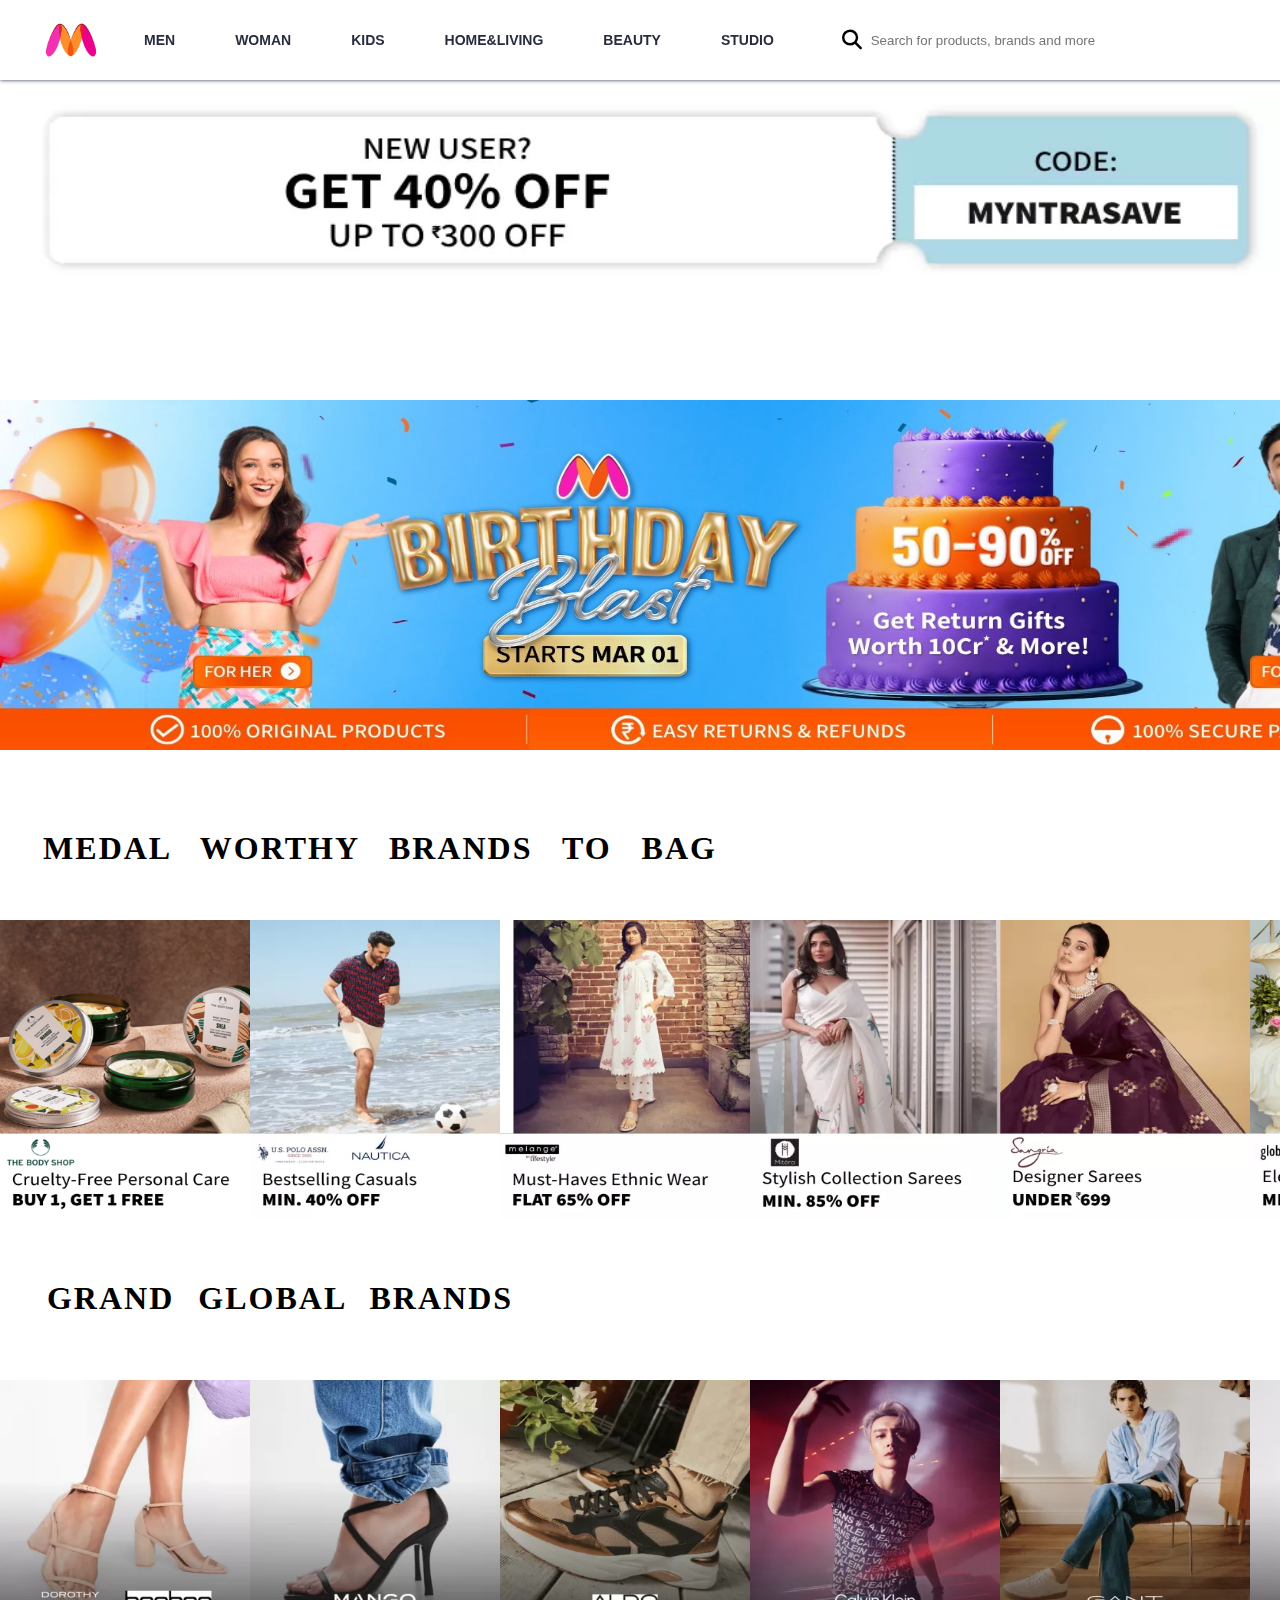
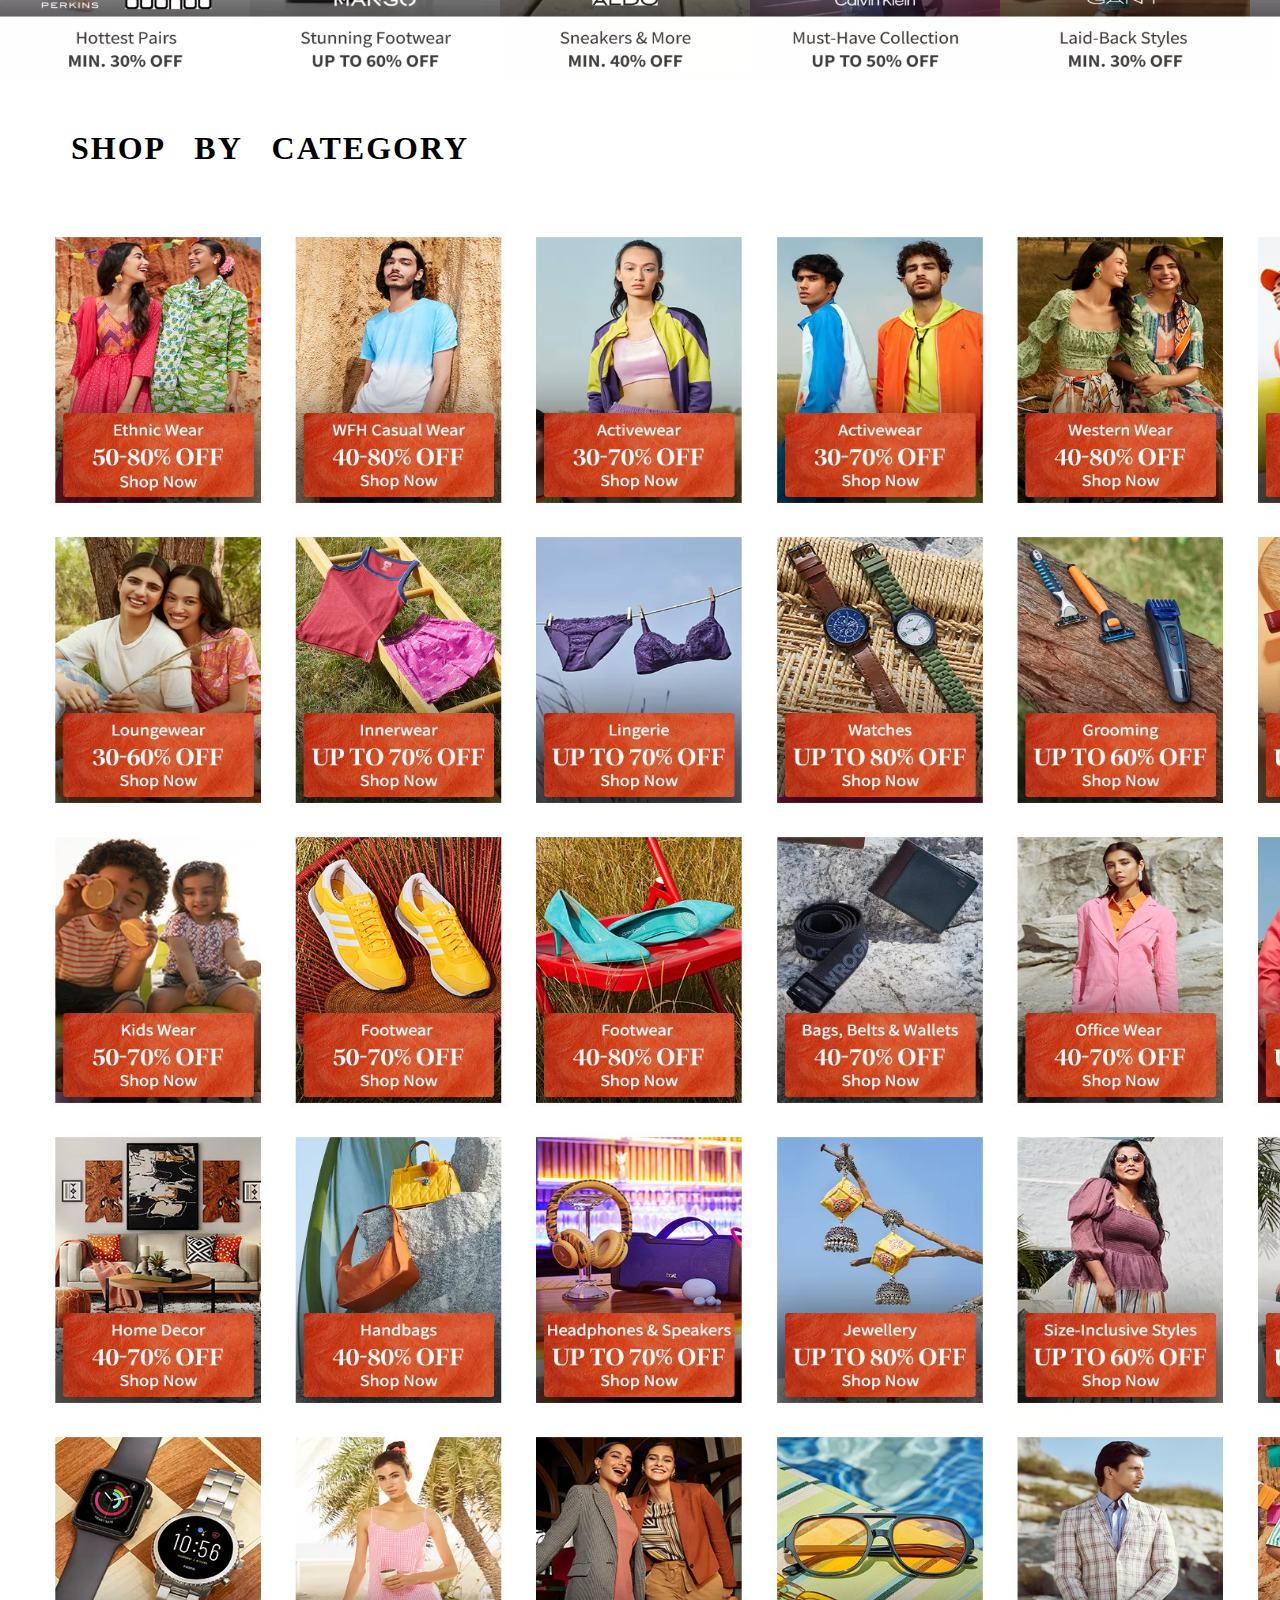
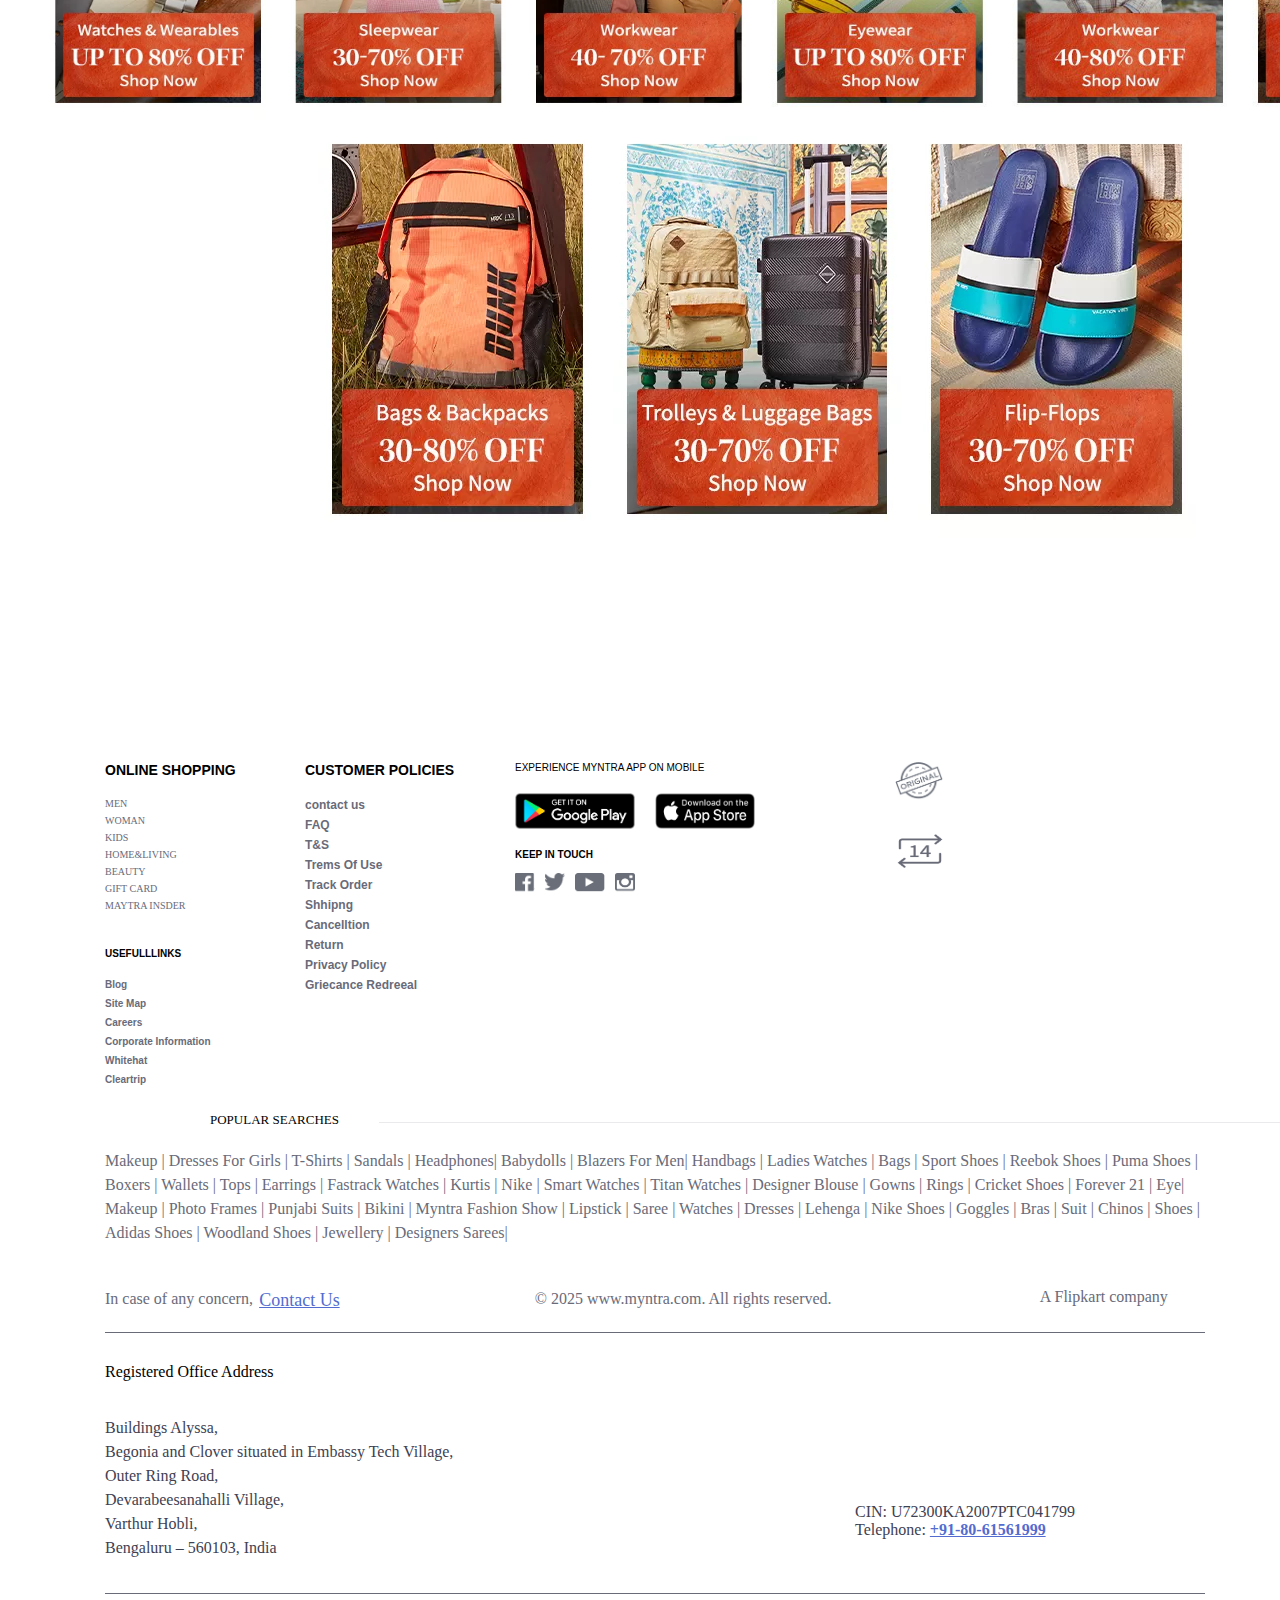
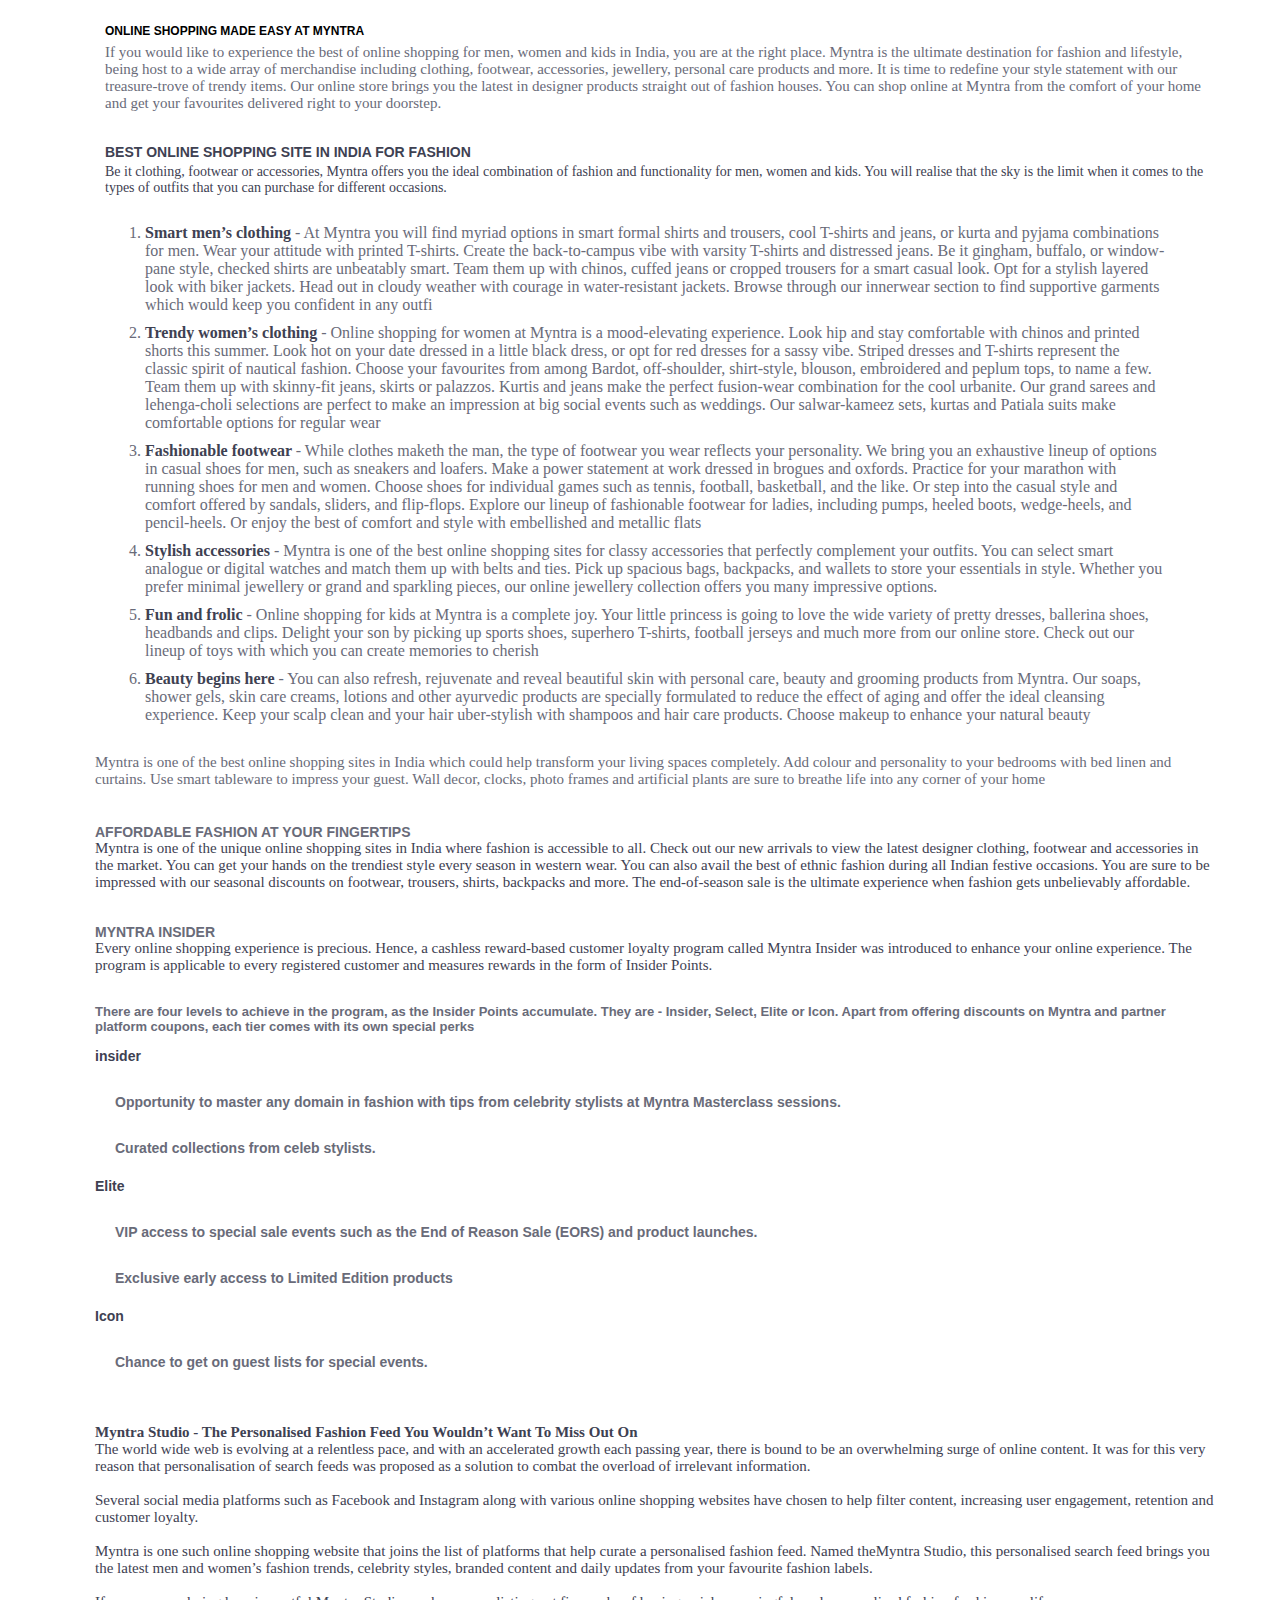
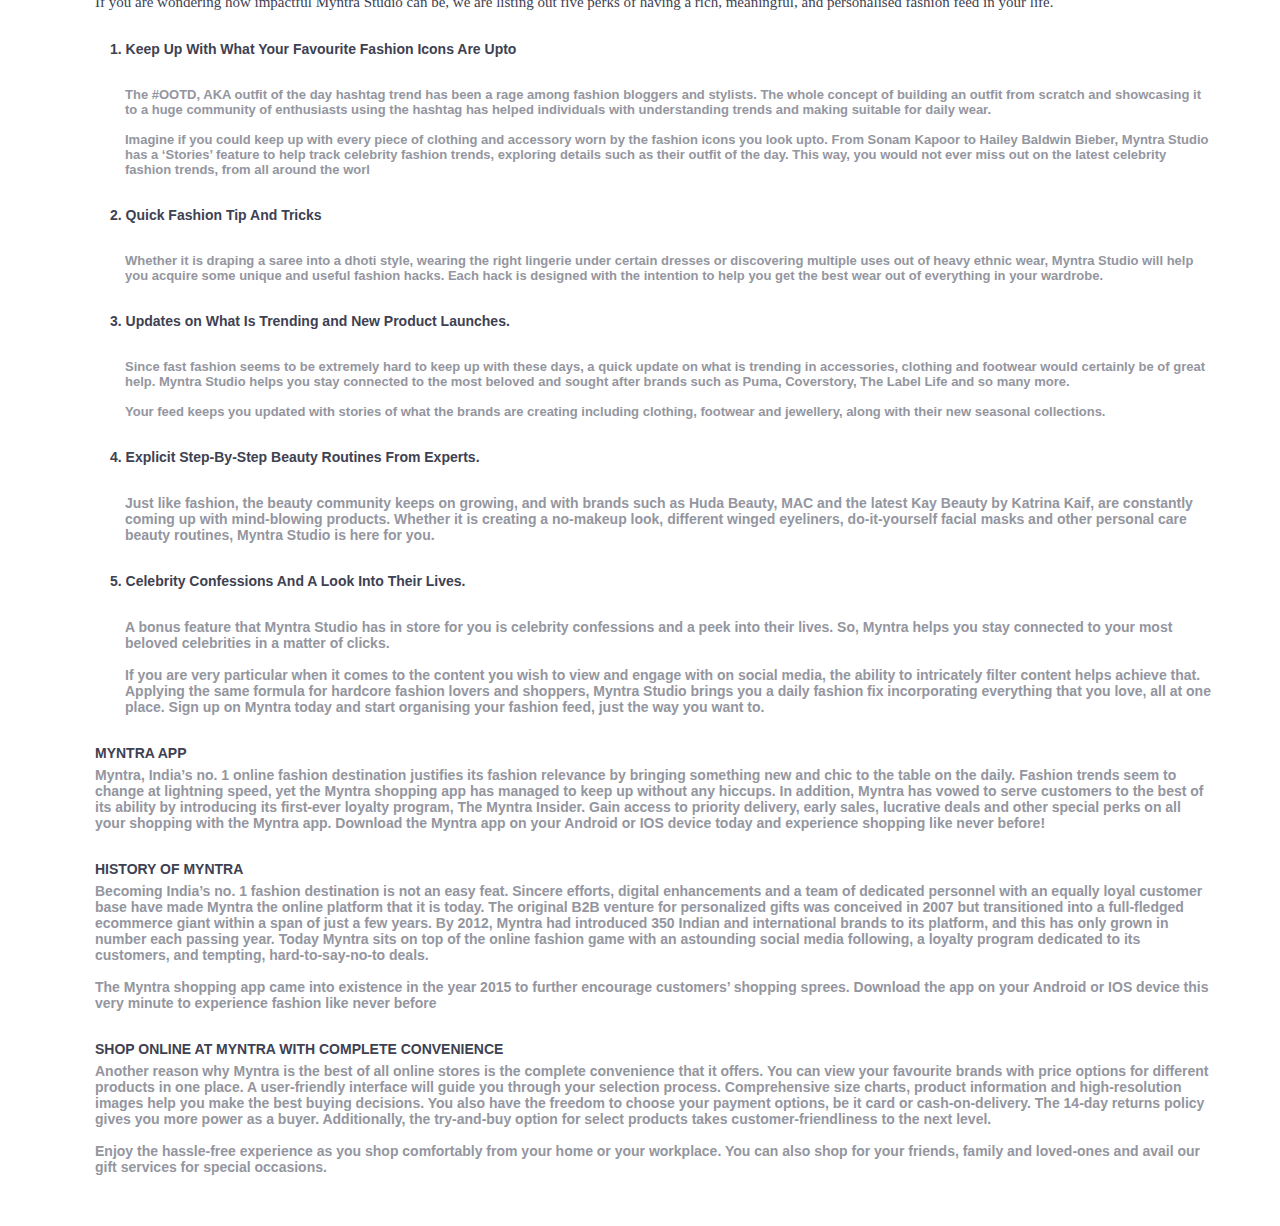
<file: index.html>
<!DOCTYPE html>
<html lang="en">
<head>
    <title>maytra</title>
    <link rel="stylesheet" href="css/style.css">
    <link rel="stylesheet" href="https://cdnjs.cloudflare.com/ajax/libs/font-awesome/6.7.2/css/all.min.css"/>

</head>
<body>
    <header>
            <div class="website-logo">
                <a href="index.html">
                    <img src="img/myntra.png" alt="logo" width="100%" height="100%">
                </a>
            </div>
            <div class="nav">
                <ul>
                    <li class="menuc"><a href=""><b>MEN</b></a>
                        <div class="megameanu">
                            <div class="itemsmenu">
                                <h3 style="color: #ee5f73;font-size: 14px;">Topwear</h3>
                                <p> <a href="shirt.html">T-Shirt</a></p>
                                <p>Casual Shirt</p>
                                <p>Formal Shirt</p>
                                <p>Sweaters</p>
                                <p>Jackets</p>
                                <p>Blazers & coats</p>
                                <p>Suits</p>
                                <p>Rain Jackets</p>
                                <div class="bo"></div>
                                <h3 style="color: #ee5f73;margin-top: 20px;font-size: 14px;">Indian & Festive Wear</h3>
                                <p>Kurtas & kurta Sets</p>
                                <p>Sherwanis</p>
                                <p>Nehru Jackets</p>
                                <p>Dhoits</p>   
                            </div>
                            <div class="itemsme">
                                <h3 style="color: #ee5f73;font-size: 14px;">Bottomwear</h3>
                                <p>jeans</p>
                                <p>Causal Trousers</p>
                                <p>Formal Trousers</p>
                                <p>Shorts</p>
                                <p>Track Pants & Joggers</p>
                                <div class="bo"></div>
                                <h3 style="color: #ee5f73;margin-top: 20px;font-size: 14px;">Innerwear & Sleepwear</h3>
                                <p>Briefs & Trunks</p>
                                <p>Boxers</p>
                                <p>Vests</p>
                                <p>Sleepwear & Loungewear</p>
                                <p>Thermals</p>
                                <h3 style="color: #ee5f73;margin-top: 20px;font-size: 14px;">Plus Size</h3>
                            </div>
                            <div class="itemsme">
                                <h3 style="color: #ee5f73;font-size: 14px;">footwear</h3>
                                <p>Casual Shoes</p>
                                <p>Sports Shoes</p>
                                <p>Formal Shoes</p>
                                <p>Sneakers</p>
                                <p>Sandals & Floaters</p>
                                <p>Flip Flops</p>
                                <p>Socks</p>
                                <div class="bo"></div>
                                <h3 style="color: #ee5f73;margin-top: 20px;font-size: 14px;">Personal Care & Grooming</h3>
                                <h3 style="color: #ee5f73;margin-top: 20px;font-size: 14px;">Sunglasses & Frames</h3>
                                <h3 style="color: #ee5f73;margin-top: 20px;font-size: 14px;">Watches</h3>
                                </div>
                                <div class="itemsme"><h3 style="color: #ee5f73;font-size: 14px;">Sports & Active Wear</h3>
                                    <p>Sports Shoes</p>
                                    <p>Sports Sandals</p>
                                    <p>Active T-Shirts</p>
                                    <p>Track Pants & Shorts</p>
                                    <p>Tracksuits</p>
                                    <p>Jackets & Sweatshirts</p>
                                    <p>Sports Accessories</p>
                                    <p>Swimwear</p>
                                    <div class="bo"></div>
                                    <h3 style="color: #ee5f73;margin-top: 10px;font-size: 14px;">Gadgets</h3>
                                    <p>Smart Wearables</p>
                                    <p>Fitness Gadgets</p>
                                    <p>Headphones</p>
                                    <p>Speakers</p>
                            </div>
                            <div class="itemsme"><h3 style="color: #ee5f73;font-size: 14px;">Fashion Accessories</h3>
                                <p>Wallets</p>
                                <p>Belts</p>
                                <p>Perfumes & Body Mists</p>
                                <p>Trimmers</p>
                                <p>Deodorants</p>
                                <p>Ties, Cufflinks & Pocket Squares</p>
                                <p>Accessory Gift Sets</p>
                                <p>Caps & Hats</p>
                                <p>Mufflers, Scarves & Gloves</p>
                                <p>Phone Cases</p>
                                <p>Rings & Wristwear</p>
                                <p>Helmets</p>
                                <div class="bo"></div>
                                <h3 style="color: #ee5f73;margin-top: 20px;font-size: 14px;">Bags & Backpacks</h3>
                                <h3 style="color: #ee5f73;margin-top: 20px;font-size: 14px;">Luggages & Trolleys</h3>
                        </div>
                    </li>
                    <li class="menuc"><a href="woman.html"><b>WOMAN</b></a>
                    <div class="megameanu">
                        <div class="itemsmenu">
                            <h3 style="color: #fb56c1;font-size: 14px;">Indian & Fusion Wear</h3>
                            <p><a href="shirt.html">T-Shirt</a></p>
                            <p>Kurtas & Suits</p>
                            <p>Kurtis, Tunics & Tops</p>
                            <p>Sarees</p>
                            <p>Ethnic Wear</p>
                            <p style="font-size: 13px;margin-top: 4px;">Leggings, Salwars & Churidars</p>
                            <p style="margin-top: 10px;">Skirts & Palazzos</p>
                            <p style="margin-top: 6px;">Dress Materials</p>
                            <P>Shorts</P>
                            <P>Boxers</P>
                            <div class="bo"></div>
                            <h3 style="color: #fb56c1;margin-top: 20px; font-size: 14px;">Belts, Scarves & More</h3>
                            <h3 style="color: #fb56c1;margin-top: 20px;font-size: 14px;">Watches & Wearables</h3>
                        </div>
                        <div class="itemsme">
                            <h3 style="color: #fb56c1;font-size: 14px;">Western Wear</h3>
                            <p>Dresses</p>
                            <p>Tops</p>
                            <p>Tshirts</p>
                            <p>Jeans</p>
                            <p>Trousers & Capris</p>
                            <p>Shorts & Skirts</p>
                            <p>Co-ords</p>
                            <p>Playsuits</p>
                            <p>Jumpsuits</p>
                            <p>Shrugs</p>
                            <p>Sweaters & Sweatshirts</p>
                            <p>Jackets & Coats</p>
                            <p>Blazers & Waistcoats</p>
                            <p>Plus Size</p>
                            <div class="bo"></div>
                            <h3 style="color: #fb56c1;margin-top: 20px;font-size: 14px;">Plus Size</h3>
                        </div>
                        <div class="itemsme">
                            <h3 style="color: #fb56c1;font-size: 14px;">Maternity</h3>
                            <h3 style="color: #fb56c1;margin-top: 20px;font-size: 14px;">Sunglasses & Frames</h3>
                            <h3 style="color: #fb56c1;margin-top: 20px;font-size: 14px;">Footwear</h3>
                            <p>Flats</p>
                            <p>Casual Shoes</p>
                            <p>Heels</p>
                            <p>Boots</p>
                            <p>Sports Shoes & Floaters</p>
                            <div class="bo"></div>
                            <h3 style="color: #fb56c1;margin-top: 20px;font-size: 14px;">Sports & Active Wear</h3>
                            <p>Clothing</p>
                            <p>Footwear</p>
                            <p>Sports Accessories</p>
                            <p>Sports Equipment</p>
                            </div>
                            <div class="itemsme"><h3 style="color: #fb56c1;font-size: 14px;">Lingerie & Sleepwear</h3>
                                <p>Bra</p>
                                <p>Briefs</p>
                                <p>Shapewear</p>
                                <p>Sleepwear & Loungewear</p>
                                <p>Swimwear</p>
                                <p>Camisoles & Thermals</p>
                                <div class="bo"></div>
                                <h3 style="color: #fb56c1;margin-top: 10px;font-size: 14px;">Beauty & Personal Care</h3>
                                <p>Makeup</p>
                                <p>Skincare</p>
                                <p>Premium Beauty</p>
                                <p>Lipsticks</p>
                                <p>Fragrances</p>
                        </div>
                        <div class="itemsme"><h3 style="color: #fb56c1;font-size: 14px;">Gadgets</h3>
                            <p>Smart Wearables</p>
                            <p>Fitness Gadgets</p>
                            <p>Headphones</p>
                            <p>Speakers</p>
                            <div class="bo"></div>
                            <h3 style="color: #fb56c1;margin-top: 20px;font-size: 14px;">Jewellery</h3>
                            <p>Fashion Jewellery</p>
                            <p>Fine Jewellery</p>
                            <p>Earrings</p>
                            <h3 style="color: #fb56c1;margin-top: 20px;font-size: 14px;">Backpacks</h3>
                            <h3 style="color: #fb56c1;margin-top: 20px;font-size: 14px;">Handbags, Bags & Wallets</h3>
                            <h3 style="color: #fb56c1;margin-top: 20px;font-size: 14px;">Luggages & Trolleys</h3>

                    </div>
                </li>
                    <li><a href=""><b>KIDS</b></a></li>
                    <li><a href="liveing.html"><b>HOME&LIVING</b></a></li>
                    <li><a href=""><b>BEAUTY</b></a></li>
                    <li><a href=""><b>STUDIO</b></a></li>
                </ul>
            </div>
            <div class="input">
                <div class="serchion">
                    <i class="fa-solid fa-magnifying-glass"></i>
                </div>
                <div class="maininput">
                    <input type="text" placeholder="Search for products, brands and more" >
                </div>

            </div>
            <div class="meanubar">
                <div class="man"><i class="fa-solid fa-user"></i>
                    <p>profile</p>
                </div>
                <div class="man">
                    <i class="fa-regular fa-heart"></i>
                    <p>Wishlist</p>
                </div>
                <div class="man">
                    <i class="fa-solid fa-bag-shopping"></i>
                    <p>Bag</p>
                </div>
            </div>
    </header>
    <div class="main"><a href="">
        <img src="img/img1.jpg" height="100%" width="100%" alt="">
    </div></a>
    <div class="banner"><a href="">
        <img src="img/banner.jpg" width="100%" height="100%" alt="">
    </div></a>
    <div class="medal"><h1><a href="">MEDAL WORTHY BRANDS TO BAG</a></h1>
    </div>
    <div class="imgboxcenter">
        <div class="forimg"><a href=""><img src="img/center1.png" width="100%" height="100%" alt=""></div></a>
        <div class="forimg"><a href=""><img src="img/center2.jpg" width="100%" height="100%" alt=""></div></a>
        <div class="forimg"><a href=""><img src="img/center3.jpg" width="100%" height="100%" alt=""></div></a>
        <div class="forimg"><a href=""><img src="img/center4.jpg" width="100%" height="100%" alt=""></div></a>
        <div class="forimg"><a href=""><img src="img/center5.jpg" width="100%" height="100%" alt=""></div></a>
        <div class="forimg"><a href=""><img src="img/center6.jpg" width="100%" height="100%" alt=""></div></a>
    </div>
    <div class="grand">
        <h1><a href="">GRAND GLOBAL BRANDS</a></h1>
    </div>
    <div class="grandimg">
        <div class="grandphoto"><a href="#"><img src="img/grand1.jpg" height="100%" width="100%" alt=""></a></div>
        <div class="grandphoto"><a href="#"><img src="img/grand2.jpg" height="100%" width="100%" alt=""></a></div>
        <div class="grandphoto"><a href="#"><img src="img/grand3.jpg" height="100%" width="100%" alt=""></a></div>
        <div class="grandphoto"><a href="#"><img src="img/grand4.jpg" height="100%" width="100%" alt=""></a></div>
        <div class="grandphoto"><a href="#"><img src="img/grand5.jpg" height="100%" width="100%" alt=""></a></div>
        <div class="grandphoto"><a href="#"><img src="img/grand6.jpg" height="100%" width="100%" alt=""></a></div>
    </div>
    <div class="shop">
        <h1><a href="">SHOP BY CATEGORY</a></h1>
    </div>
    <div class="shopbox">
        <div class="shopimg"><a href=""><img src="img/shop1.jpg" width="100%" height="100%" alt=""></a></div>
        <div class="shopimg"><a href=""><img src="img/shop2.jpg" width="100%" height="100%" alt=""></a></div>
        <div class="shopimg"><a href=""><img src="img/shop3.jpg" width="100%" height="100%"alt=""></a></div>
        <div class="shopimg"><a href=""><img src="img/shop4.jpg" width="100%" height="100%" alt=""></a></div>
        <div class="shopimg"><a href=""><img src="img/shop5.jpg" width="100%" height="100%" alt=""></a></div>
        <div class="shopimg"><a href=""><img src="img/shop6.jpg" width="100%" height="100%" alt=""></a></div>
        <div class="shopimg"><a href=""><img src="img/shop25.jpg" width="100%" height="100%" alt=""></a></div>
        <div class="shopimg"><a href=""><img src="img/shop27.jpg" width="100%" height="100%"alt=""></a></div>
        <div class="shopimg"><a href=""><img src="img/shop26.jpg" width="100%" height="100%" alt=""></a></div>
        <div class="shopimg"><a href=""><img src="img/shop28.jpg" width="100%" height="100%" alt=""></a></div>
        <div class="shopimg"><a href=""><img src="img/shop29.jpg" width="100%" height="100%" alt=""></a></div>
        <div class="shopimg"><a href=""><img src="img/shop30.jpg" width="100%" height="100%" alt=""></a></div>
        <div class="shopimg"><a href=""><img src="img/shop7.jpg" width="100%" height="100%" alt=""></a></div>
        <div class="shopimg"><a href=""><img src="img/shop8.jpg" width="100%" height="100%" alt=""></a></div>
        <div class="shopimg"><a href=""><img src="img/shop9.jpg" width="100%" height="100%" alt=""></a></div>
        <div class="shopimg"><a href=""><img src="img/shop10.jpg" width="100%" height="100%" alt=""></a></div>
        <div class="shopimg"><a href=""><img src="img/shop11.jpg" width="100%" height="100%" alt=""></a></div>
        <div class="shopimg"><a href=""><img src="img/shop12.jpg" width="100%" height="100%" alt=""></a></div>
        <div class="shopimg"><a href=""><img src="img/shop13.jpg" width="100%" height="100%" alt=""></a></div>
        <div class="shopimg"><a href=""><img src="img/shop14.jpg" width="100%" height="100%" alt=""></a></div>
        <div class="shopimg"><a href=""><img src="img/shop15.jpg" width="100%" height="100%" alt=""></a></div>
        <div class="shopimg"><a href=""><img src="img/shop16.jpg" width="100%" height="100%" alt=""></a></div>
        <div class="shopimg"><a href=""><img src="img/shop17.jpg" width="100%" height="100%" alt=""></a></div>
        <div class="shopimg"><a href=""><img src="img/shop18.jpg" width="100%" height="100%" alt=""></a></div>
        <div class="shopimg"><a href=""><img src="img/shop19.jpg" width="100%" height="100%" alt=""></a></div>
        <div class="shopimg"><a href=""><img src="img/shop20.jpg" width="100%" height="100%" alt=""></a></div>
        <div class="shopimg"><a href=""><img src="img/shop21.jpg" width="100%" height="100%" alt=""></a></div>
        <div class="shopimg"><a href=""><img src="img/shop22.jpg" width="100%" height="100%" alt=""></a></div>
        <div class="shopimg"><a href=""><img src="img/shop23.jpg" width="100%" height="100%" alt=""></a></div>
        <div class="shopimg"><a href=""><img src="img/shop24.jpg" width="100%" height="100%" alt=""></a></div>
    </div>
    <div class="shopimg2">
        <div class="shopimg2"><a href=""><img src="img/shop31.jpg" alt=""></a></div>
        <div class="shopimg2"><a href=""><img src="img/shop32.jpg" alt=""></a></div>
        <div class="shopimg2"><a href=""><img src="img/shop33.jpg" alt=""></a></div>
    </div>
    <footer>
        <div class="footer">
            <div class="online">
                <div class="fonline">
                <p><a href="">ONLINE SHOPPING</a></p>
                <div class="mebox">
                <ul>
                    <li><a href="#">MEN</a></li>
                    <li><a href="#">WOMAN</a></li>
                    <li><a href="#">KIDS</a></li>
                    <li><a href="#">HOME&LIVING</a></li>
                    <li><a href="#">BEAUTY</a></li>
                    <li><a href="#">GIFT CARD</a></li>
                    <LI><a href="#">MAYTRA INSDER</a></LI>
                </ul>
            </div>
            <div class="usefullinks"><a href="#">USEFULLLINKS</a>
                <div class="USEFULLme">
                    <ul>
                        <li><a href="">Blog</a></li>
                        <li><a href="">Site Map</a></li>
                        <li><a href="">Careers</a></li>
                        <li><a href="">Corporate Information</a></li>
                        <li><a href="">Whitehat</a></li>
                        <li><a href="">Cleartrip</a></li>
                    </ul>
                </div>
            </div>
            </div>
            <div class="CUSTOMER"><a href="">CUSTOMER POLICIES</a>
                 <div class="coustomerpolicies">
                    <ul>
                        <li><a href="">contact us</a></li>
                        <li><a href="">FAQ</a></li>
                        <li><a href="">T&S</a></li>
                        <li><a href="">Trems Of Use</a></li>
                        <li><a href="">Track Order</a></li>
                        <li><a href="">Shhipng</a></li>
                        <li><a href="">Cancelltion</a></li>
                        <li><a href="">Return</a></li>
                        <li><a href="">Privacy Policy</a></li>
                        <li><a href="">Griecance Redreeal</a></li>
                    </ul>
                </div>
            </div>
            <div class="EXPERIENCE">EXPERIENCE MYNTRA APP ON MOBILE
                <div class="gplayimg"><a href="">
                    <img src="img/gplay.jpg" width="100%" height="100%" alt="">
                </div></a>
                <div class="appimg">
                    <a href=""><img src="img/app.png" width="100%" height="100%" alt="">
                </div></a>
                <div class="keep">KEEP IN TOUCH</div>
                <div class="social">
                    <div class="f"><a href=""><img src="img/fab.jpg" width="100%" height="100%" alt=""></div></a>
                    <div class="fb"><a href=""><img src="img/twiter.jpg" width="100%" height="100%" alt=""></div></a>
                    <div class="fa"><a href=""><img src="img/youtube.jpg" width="100%" height="100%" alt=""></div></a>
                    <div class="fb"><a href=""><img src="img/instagram.jpg" width="100%" height="100%" alt=""></div></a>
                </div>
            </div>
            <div class="trems">
                <div class="orginal">
                    <div class="imgo"><a href=""><img src="img/orginal.jpg" width="100%" height="100%" alt=""></a>
                    </div>
                    <div class="retune">
                        <div class="imgr"><a href=""><img src="img/return.jpg" width="100%" height="100%" alt=""></div></a>
                    </div>
                </div>
            </div>
                </div>
            <div class="popler">
                <div class="POtext">POPULAR SEARCHES</div>
                <div class="boderup"></div>
            </div>
            <div class="typeall"><ul> <li><a href="">Makeup | Dresses For Girls | T-Shirts | Sandals | Headphones| Babydolls | Blazers For Men| Handbags | Ladies Watches | Bags | Sport Shoes | Reebok Shoes | Puma Shoes |</li> <li> Boxers | Wallets | Tops | Earrings | Fastrack Watches | Kurtis | Nike | Smart Watches | Titan Watches | Designer Blouse | Gowns | Rings | Cricket Shoes | Forever 21 | Eye|</li> <li> Makeup | Photo Frames | Punjabi Suits | Bikini | Myntra Fashion Show | Lipstick | Saree | Watches | Dresses | Lehenga | Nike Shoes | Goggles | Bras | Suit | Chinos | Shoes |</li> <li> Adidas Shoes | Woodland Shoes | Jewellery | Designers Sarees|</li> </ul></div>
                <div class="compny">
                    <div class="case">In case of any concern,</div>
                    <div class="Conus"> Contact Us</div>
                    <div class="allright">© 2025 www.myntra.com. All rights reserved.</div>
                    <div class="flipkart">A Flipkart company</div>
                </div>
                <div class="ofboder"></div>
                <div class="office-add">Registered Office Address</div>
                <div class="pero">
                    <div class="village">
                        <ul>
                        <li><a href="">Buildings Alyssa,</a></li>
                        <li><a href="">Begonia and Clover situated in Embassy Tech Village,</a></li>
                        <li><a href="">Outer Ring Road,</a></li>
                        <li><a href="">Devarabeesanahalli Village,</a></li>
                        <li><a href="">Varthur Hobli,</a></li>
                        <li><a href="">Bengaluru – 560103, India</a></li>
                    </ul>
                   </div>
                   <div class="number">CIN: U72300KA2007PTC041799
                    Telephone: <a href="" style="color: #526cd0; font-weight: bold;text-decoration: underline;"> +91-80-61561999 </a></div>
                </div>
                <div class="line"></div>
                <div class="mead">ONLINE SHOPPING MADE EASY AT MYNTRA</div>
                <div class="meadtext">
                    <p>If you would like to experience the best of online shopping for men, women and kids in India, you are at the right place. Myntra is the ultimate destination for fashion and lifestyle, being host to a wide array of merchandise including clothing, footwear, accessories, jewellery, personal care products and more. It is time to redefine your style statement with our treasure-trove of trendy items. Our online store brings you the latest in designer products straight out of fashion houses. You can shop online at Myntra from the comfort of your home and get your favourites delivered right to your doorstep.</p>
                </div>
                <div class="BEST"><b> BEST ONLINE SHOPPING SITE IN INDIA FOR FASHION </b></div>
                <div class="besttext" style="color: #3e4152;">Be it clothing, footwear or accessories, Myntra offers you the ideal combination of fashion and functionality for men, women and kids. You will realise that the sky is the limit when it comes to the types of outfits that you can purchase for different occasions. </div>
                <div class="smart">
                    <ul>
                        <li><a href=""><b style="color: #3e4152;">Smart men’s clothing </b>- At Myntra you will find myriad options in smart formal shirts and trousers, cool T-shirts and jeans, or kurta and pyjama combinations for men. Wear your attitude with printed T-shirts. Create the back-to-campus vibe with varsity T-shirts and distressed jeans. Be it gingham, buffalo, or window-pane style, checked shirts are unbeatably smart. Team them up with chinos, cuffed jeans or cropped trousers for a smart casual look. Opt for a stylish layered look with biker jackets. Head out in cloudy weather with courage in water-resistant jackets. Browse through our innerwear section to find supportive garments which would keep you confident in any outfi </a></li>
                        <li><a href=""><b style="color: #3e4152;">Trendy women’s clothing </b>- Online shopping for women at Myntra is a mood-elevating experience. Look hip and stay comfortable with chinos and printed shorts this summer. Look hot on your date dressed in a little black dress, or opt for red dresses for a sassy vibe. Striped dresses and T-shirts represent the classic spirit of nautical fashion. Choose your favourites from among Bardot, off-shoulder, shirt-style, blouson, embroidered and peplum tops, to name a few. Team them up with skinny-fit jeans, skirts or palazzos. Kurtis and jeans make the perfect fusion-wear combination for the cool urbanite. Our grand sarees and lehenga-choli selections are perfect to make an impression at big social events such as weddings. Our salwar-kameez sets, kurtas and Patiala suits make comfortable options for regular wear</a></li>
                        <li><a href=""><b style="color: #3e4152;">Fashionable footwear </b>- While clothes maketh the man, the type of footwear you wear reflects your personality. We bring you an exhaustive lineup of options in casual shoes for men, such as sneakers and loafers. Make a power statement at work dressed in brogues and oxfords. Practice for your marathon with running shoes for men and women. Choose shoes for individual games such as tennis, football, basketball, and the like. Or step into the casual style and comfort offered by sandals, sliders, and flip-flops. Explore our lineup of fashionable footwear for ladies, including pumps, heeled boots, wedge-heels, and pencil-heels. Or enjoy the best of comfort and style with embellished and metallic flats</a></li>
                        <li><a href=""><b style="color: #3e4152;">Stylish accessories </b>- Myntra is one of the best online shopping sites for classy accessories that perfectly complement your outfits. You can select smart analogue or digital watches and match them up with belts and ties. Pick up spacious bags, backpacks, and wallets to store your essentials in style. Whether you prefer minimal jewellery or grand and sparkling pieces, our online jewellery collection offers you many impressive options.</a></li>
                        <li><a href=""><b style="color: #3e4152;">Fun and frolic </b>- Online shopping for kids at Myntra is a complete joy. Your little princess is going to love the wide variety of pretty dresses, ballerina shoes, headbands and clips. Delight your son by picking up sports shoes, superhero T-shirts, football jerseys and much more from our online store. Check out our lineup of toys with which you can create memories to cherish </a></li>
                        <li><a href=""><b style="color: #3e4152;">Beauty begins here </b>- You can also refresh, rejuvenate and reveal beautiful skin with personal care, beauty and grooming products from Myntra. Our soaps, shower gels, skin care creams, lotions and other ayurvedic products are specially formulated to reduce the effect of aging and offer the ideal cleansing experience. Keep your scalp clean and your hair uber-stylish with shampoos and hair care products. Choose makeup to enhance your natural beauty </a></li>
                    </ul>
                    
                </div>
                <div class="clock">Myntra is one of the best online shopping sites in India which could help transform your living spaces completely. Add colour and personality to your bedrooms with bed linen and curtains. Use smart tableware to impress your guest. Wall decor, clocks, photo frames and artificial plants are sure to breathe life into any corner of your home</div>
                <div class="figertip"><p>AFFORDABLE FASHION AT YOUR FINGERTIPS</p>
     Myntra is one of the unique online shopping sites in India where fashion is accessible to all. Check out our new arrivals to view the latest designer clothing, footwear and accessories in the market. You can get your hands on the trendiest style every season in western wear. You can also avail the best of ethnic fashion during all Indian festive occasions. You are sure to be impressed with our seasonal discounts on footwear, trousers, shirts, backpacks and more. The end-of-season sale is the ultimate experience when fashion gets unbelievably affordable.
 </div>
 <div class="figertip"><p>MYNTRA INSIDER</p>
     Every online shopping experience is precious. Hence, a cashless reward-based customer loyalty program called Myntra Insider was introduced to enhance your online experience. The program is applicable to every registered customer and measures rewards in the form of Insider Points.
     <P style="font-size: 13px;">There are four levels to achieve in the program, as the Insider Points accumulate. They are - Insider, Select, Elite or Icon. Apart from offering discounts on Myntra and partner platform coupons, each tier comes with its own special perks</P>
     <h1 style="margin-top: 14px; font-size: 14px;font-family: arial; mar">insider</h1>
     <div class="indot">
         <p>Opportunity to master any domain in fashion with tips from celebrity stylists at Myntra Masterclass sessions.</p>
         <p>Curated collections from celeb stylists.</p>
     </div>
     <h1 style="margin-top: 14px; font-size: 14px;font-family: arial; mar">Elite</h1>
     <div class="indot">
         <p>VIP access to special sale events such as the End of Reason Sale (EORS) and product launches.</p>
         <p>Exclusive early access to Limited Edition products</p>
     </div>
     <h1 style="margin-top: 14px; font-size: 14px;font-family: arial; mar">Icon</h1>
     <div class="indot">
         <p>Chance to get on guest lists for special events.</p>
     </div>
     <div class="outon"><b style="font-family: Aar;" >Myntra Studio - The Personalised Fashion Feed You Wouldn’t Want To Miss Out On</b>
         <br>
         The world wide web is evolving at a relentless pace, and with an accelerated growth each passing year, there is bound to be an overwhelming surge of online content. It was for this very reason that personalisation of search feeds was proposed as a solution to combat the overload of irrelevant information.
         <br>
         <br>
         Several social media platforms such as Facebook and Instagram along with various online shopping websites have chosen to help filter content, increasing user engagement, retention and customer loyalty.
         <br>
         <br>
         Myntra is one such online shopping website that joins the list of platforms that help curate a personalised fashion feed. Named theMyntra Studio, this personalised search feed brings you the latest men and women’s fashion trends, celebrity styles, branded content and daily updates from your favourite fashion labels.
         <br>
         <br>
         If you are wondering how impactful Myntra Studio can be, we are listing out five perks of having a rich, meaningful, and personalised fashion feed in your life.
         <p style="margin-left: 15px;color: #3e4152;">1. Keep Up With What Your Favourite Fashion Icons Are Upto</p>
         <p style="margin-left: 30px;font-size: 13px;color: #94969f;font-family: arial;">The #OOTD, AKA outfit of the day hashtag trend has been a rage among fashion bloggers and stylists. The whole concept of building an outfit from scratch and showcasing it to a huge community of enthusiasts using the hashtag has helped individuals with understanding trends and making suitable for daily wear. 
             <br>
             <br>
             Imagine if you could keep up with every piece of clothing and accessory worn by the fashion icons you look upto. From Sonam Kapoor to Hailey Baldwin Bieber, Myntra Studio has a ‘Stories’ feature to help track celebrity fashion trends, exploring details such as their outfit of the day. This way, you would not ever miss out on the latest celebrity fashion trends, from all around the worl
         </p>
         <p style="margin-left: 15px;color: #3e4152;">2. Quick Fashion Tip And Tricks</p>
         <p style="margin-left: 30px;font-size: 13px;color: #94969f;">Whether it is draping a saree into a dhoti style, wearing the right lingerie under certain dresses or discovering multiple uses out of heavy ethnic wear, Myntra Studio will help you acquire some unique and useful fashion hacks. Each hack is designed with the intention to help you get the best wear out of everything in your wardrobe.</p>
         <p style="margin-left: 15px;color: #3e4152;">3. Updates on What Is Trending and New Product Launches.</p>
         <p style="margin-left: 30px;font-size: 13px;color: #94969f;">Since fast fashion seems to be extremely hard to keep up with these days, a quick update on what is trending in accessories, clothing and footwear would certainly be of great help. Myntra Studio helps you stay connected to the most beloved and sought after brands such as Puma, Coverstory, The Label Life and so many more.
             <br>
             <br>
             Your feed keeps you updated with stories of what the brands are creating including clothing, footwear and jewellery, along with their new seasonal collections.
         </p>
         <p style="margin-left: 15px;color: #3e4152;">4. Explicit Step-By-Step Beauty Routines From Experts.</p>
         <p style="margin-left: 30px;color: #94969f;">Just like fashion, the beauty community keeps on growing, and with brands such as Huda Beauty, MAC and the latest Kay Beauty by Katrina Kaif, are constantly coming up with mind-blowing products. Whether it is creating a no-makeup look, different winged eyeliners, do-it-yourself facial masks and other personal care beauty routines, Myntra Studio is here for you.</p>
         <p style="margin-left: 15px;color: #3e4152;">5. Celebrity Confessions And A Look Into Their Lives.</p>
         <p style="margin-left: 30px;color: #94969f;">A bonus feature that Myntra Studio has in store for you is celebrity confessions and a peek into their lives. So, Myntra helps you stay connected to your most beloved celebrities in a matter of clicks.
             <br>
             <br>
             If you are very particular when it comes to the content you wish to view and engage with on social media, the ability to intricately filter content helps achieve that. Applying the same formula for hardcore fashion lovers and shoppers, Myntra Studio brings you a daily fashion fix incorporating everything that you love, all at one place. Sign up on Myntra today and start organising your fashion feed, just the way you want to.
         </p>
         <p style="color: #3e4152;">MYNTRA APP</p>
         <p style="color: #94969f;margin-top: 6px;">Myntra, India’s no. 1 online fashion destination justifies its fashion relevance by bringing something new and chic to the table on the daily. Fashion trends seem to change at lightning speed, yet the Myntra shopping app has managed to keep up without any hiccups. In addition, Myntra has vowed to serve customers to the best of its ability by introducing its first-ever loyalty program, The Myntra Insider. Gain access to priority delivery, early sales, lucrative deals and other special perks on all your shopping with the Myntra app. Download the Myntra app on your Android or IOS device today and experience shopping like never before!</p>
         <p style="color: #3e4152;">HISTORY OF MYNTRA</p>
         <p style="color: #94969f;margin-top: 6px;">Becoming India’s no. 1 fashion destination is not an easy feat. Sincere efforts, digital enhancements and a team of dedicated personnel with an equally loyal customer base have made Myntra the online platform that it is today. The original B2B venture for personalized gifts was conceived in 2007 but transitioned into a full-fledged ecommerce giant within a span of just a few years. By 2012, Myntra had introduced 350 Indian and international brands to its platform, and this has only grown in number each passing year. Today Myntra sits on top of the online fashion game with an astounding social media following, a loyalty program dedicated to its customers, and tempting, hard-to-say-no-to deals.
             <br>
             <br>
             The Myntra shopping app came into existence in the year 2015 to further encourage customers’ shopping sprees. Download the app on your Android or IOS device this very minute to experience fashion like never before
         </p>
         <p style="color: #3e4152;">SHOP ONLINE AT MYNTRA WITH COMPLETE CONVENIENCE</p>
         <p style="color: #94969f;margin-top: 6px;">Another reason why Myntra is the best of all online stores is the complete convenience that it offers. You can view your favourite brands with price options for different products in one place. A user-friendly interface will guide you through your selection process. Comprehensive size charts, product information and high-resolution images help you make the best buying decisions. You also have the freedom to choose your payment options, be it card or cash-on-delivery. The 14-day returns policy gives you more power as a buyer. Additionally, the try-and-buy option for select products takes customer-friendliness to the next level.
             <br>
             <br>
             Enjoy the hassle-free experience as you shop comfortably from your home or your workplace. You can also shop for your friends, family and loved-ones and avail our gift services for special occasions.
         </p>
         <br>
         <br>
         <br>
     </div>
 </div>
              </div>
            </div>
            </div>
        </div>
        
    </footer>

</body>
</html>
</file>
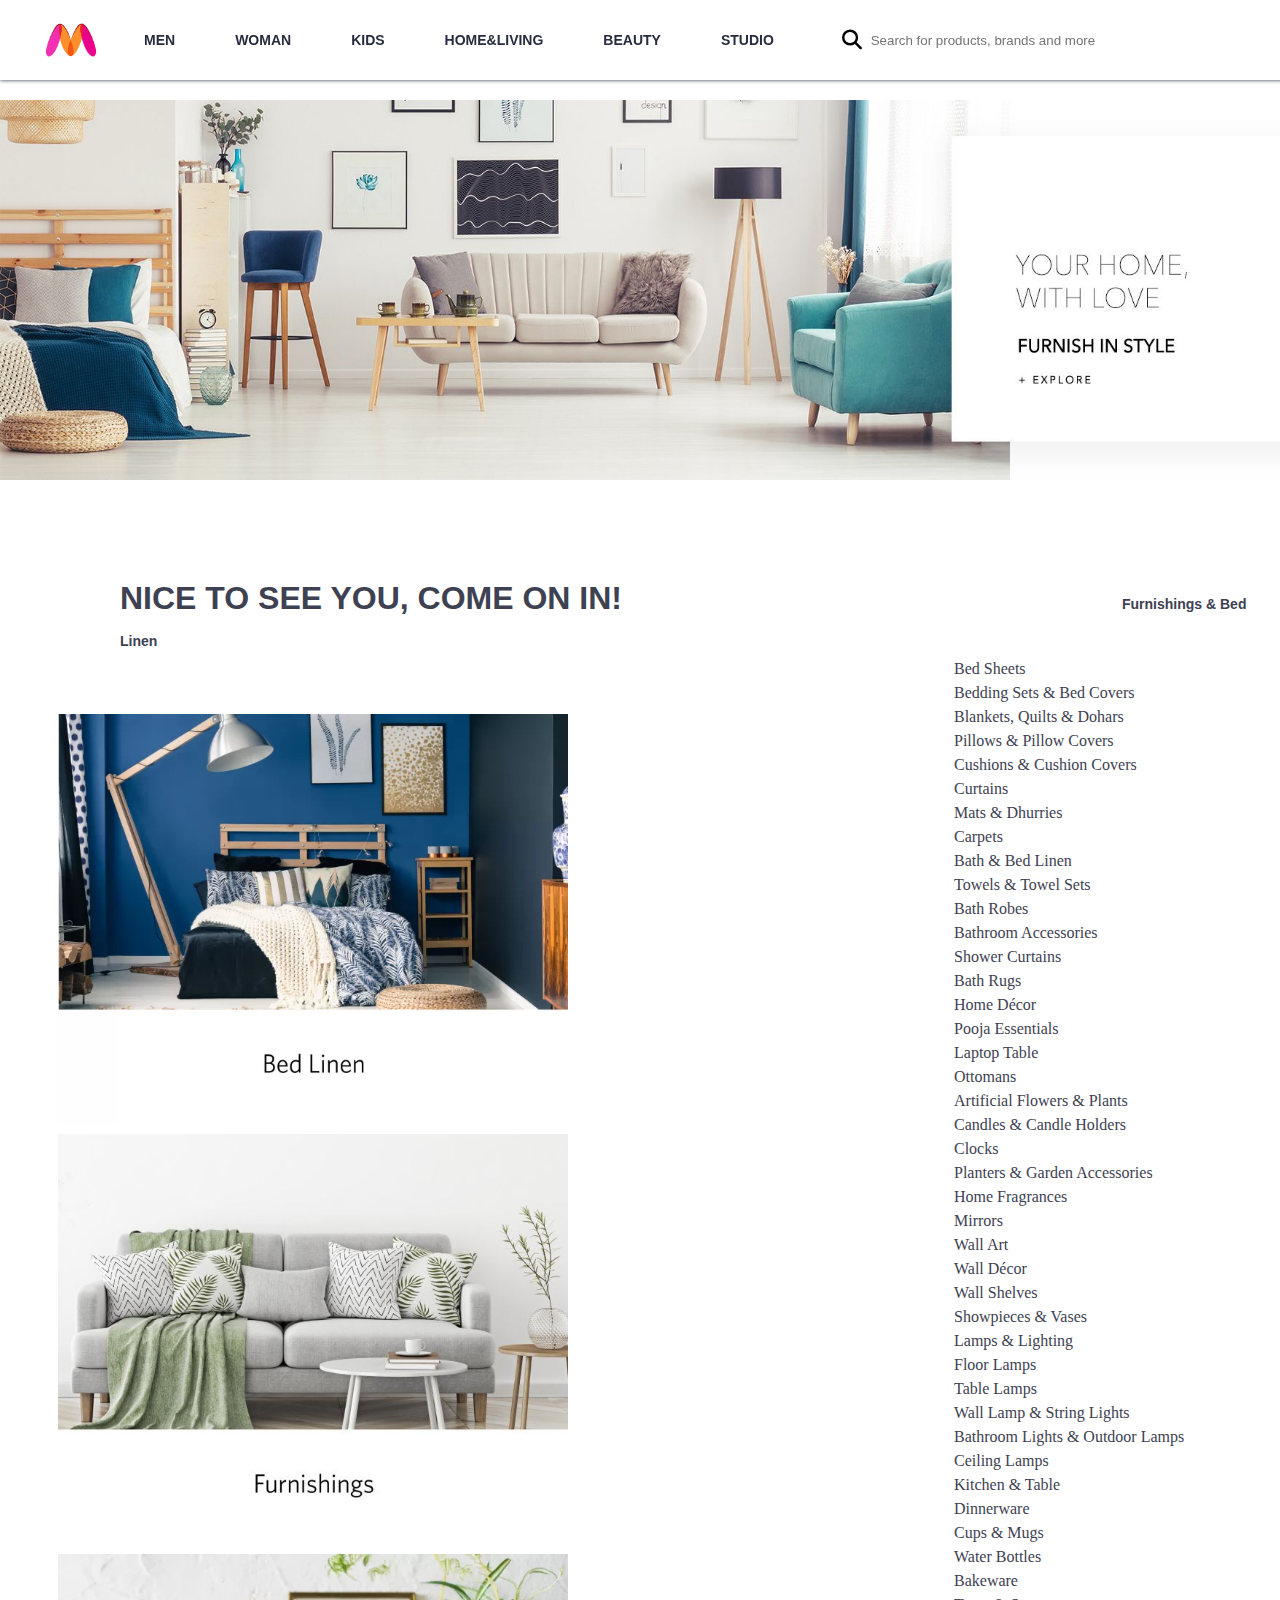
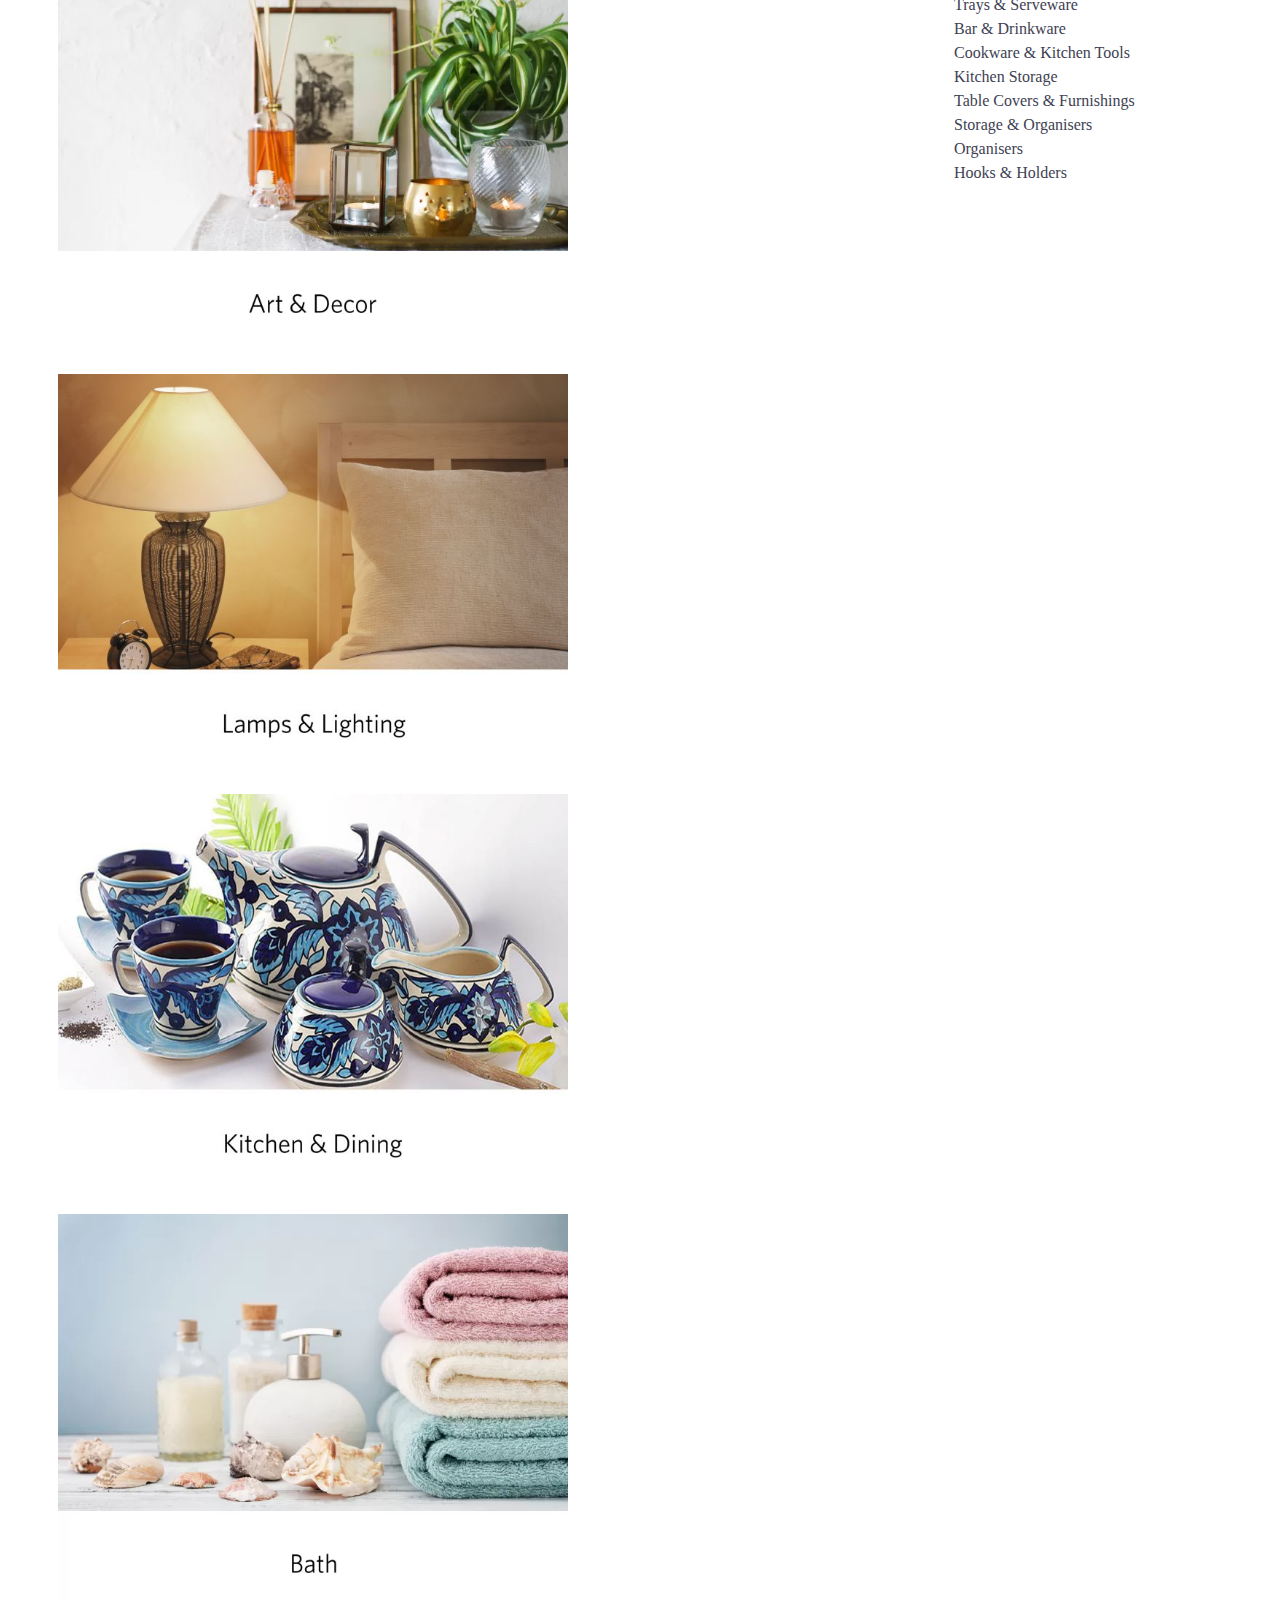
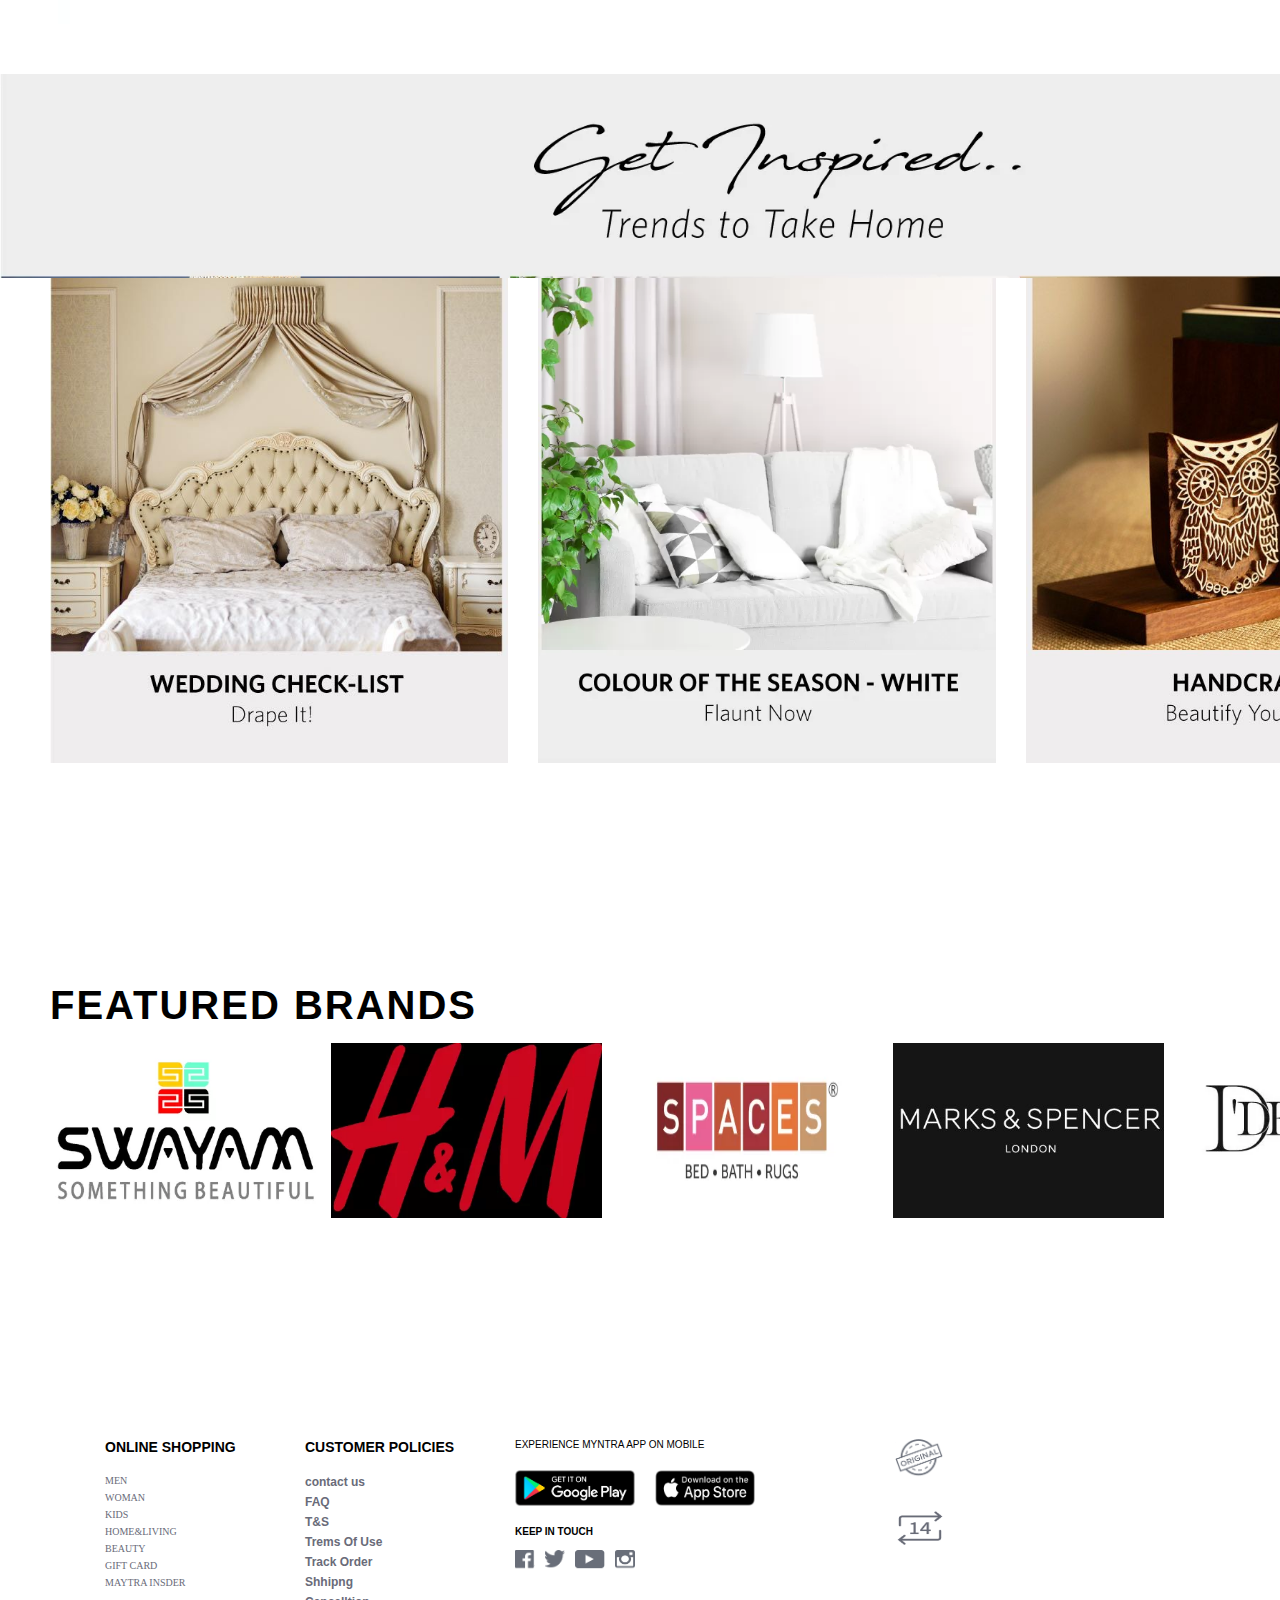
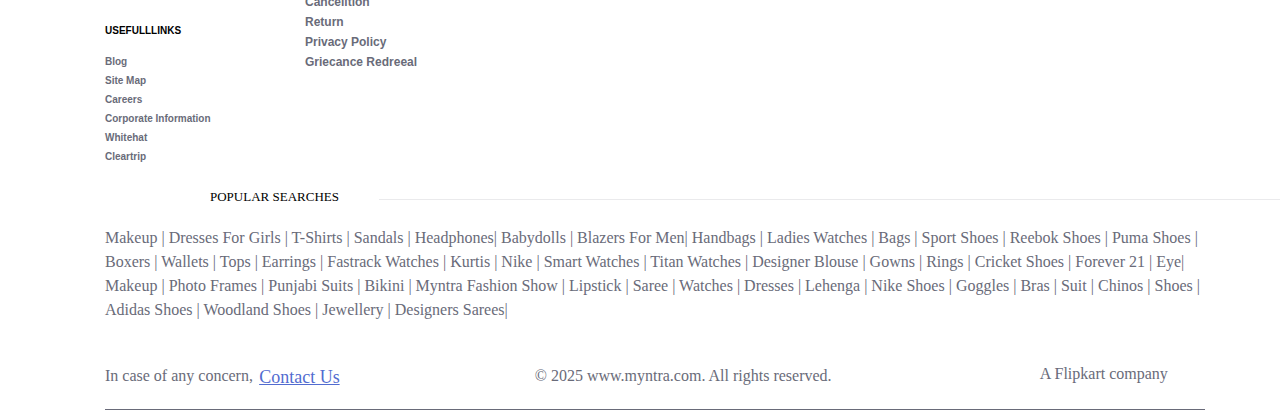
<file: liveing.html>
<!DOCTYPE html>
<html lang="en">
<head>
    <title>leving</title>
    <link rel="stylesheet" href="css/style.css">
    <link rel="stylesheet" href="https://cdnjs.cloudflare.com/ajax/libs/font-awesome/6.7.2/css/all.min.css"/>
</head>
<body>
    <header>
        <div class="website-logo">
            <a href="index.html">
                <img src="img/myntra.png" alt="logo" width="100%" height="100%">
            </a>
        </div>
        <div class="nav">
            <ul>
                <li class="menuc"><a href=""><b>MEN</b></a>
                    <div class="megameanu">
                        <div class="itemsmenu">
                            <h3 style="color: #ee5f73;">Topwear</h3>
                            <p> <a href="shirt.html">T-Shirt</a></p>
                            <p>Casual Shirt</p>
                            <p>Formal Shirt</p>
                            <p>Sweaters</p>
                            <p>Jackets</p>
                            <p>Blazers & coats</p>
                            <p>Suits</p>
                            <p>Rain Jackets</p>
                            <div class="bo"></div>
                            <h3 style="color: #ee5f73;margin-top: 20px;">Indian & Festive Wear</h3>
                            <p>Kurtas & kurta Sets</p>
                            <p>Sherwanis</p>
                            <p>Nehru Jackets</p>
                            <p>Dhoits</p>   
                        </div>
                        <div class="itemsme">
                            <h3 style="color: #ee5f73;">Bottomwear</h3>
                            <p>jeans</p>
                            <p>Causal Trousers</p>
                            <p>Formal Trousers</p>
                            <p>Shorts</p>
                            <p>Track Pants & Joggers</p>
                            <div class="bo"></div>
                            <h3 style="color: #ee5f73;margin-top: 20px;">Innerwear & Sleepwear</h3>
                            <p>Briefs & Trunks</p>
                            <p>Boxers</p>
                            <p>Vests</p>
                            <p>Sleepwear & Loungewear</p>
                            <p>Thermals</p>
                            <h3 style="color: #ee5f73;margin-top: 20px;">Plus Size</h3>
                        </div>
                        <div class="itemsme">
                            <h3 style="color: #ee5f73;">footwear</h3>
                            <p>Casual Shoes</p>
                            <p>Sports Shoes</p>
                            <p>Formal Shoes</p>
                            <p>Sneakers</p>
                            <p>Sandals & Floaters</p>
                            <p>Flip Flops</p>
                            <p>Socks</p>
                            <div class="bo"></div>
                            <h3 style="color: #ee5f73;margin-top: 20px;">Personal Care & Grooming</h3>
                            <h3 style="color: #ee5f73;margin-top: 20px;">Sunglasses & Frames</h3>
                            <h3 style="color: #ee5f73;margin-top: 20px;">Watches</h3>
                            </div>
                            <div class="itemsme"><h3 style="color: #ee5f73;">Sports & Active Wear</h3>
                                <p>Sports Shoes</p>
                                <p>Sports Sandals</p>
                                <p>Active T-Shirts</p>
                                <p>Track Pants & Shorts</p>
                                <p>Tracksuits</p>
                                <p>Jackets & Sweatshirts</p>
                                <p>Sports Accessories</p>
                                <p>Swimwear</p>
                                <div class="bo"></div>
                                <h3 style="color: #ee5f73;margin-top: 10px;">Gadgets</h3>
                                <p>Smart Wearables</p>
                                <p>Fitness Gadgets</p>
                                <p>Headphones</p>
                                <p>Speakers</p>
                        </div>
                        <div class="itemsme"><h3 style="color: #ee5f73;">Fashion Accessories</h3>
                            <p>Wallets</p>
                            <p>Belts</p>
                            <p>Perfumes & Body Mists</p>
                            <p>Trimmers</p>
                            <p>Deodorants</p>
                            <p>Ties, Cufflinks & Pocket Squares</p>
                            <p>Accessory Gift Sets</p>
                            <p>Caps & Hats</p>
                            <p>Mufflers, Scarves & Gloves</p>
                            <p>Phone Cases</p>
                            <p>Rings & Wristwear</p>
                            <p>Helmets</p>
                            <div class="bo"></div>
                            <h3 style="color: #ee5f73;margin-top: 20px;">Bags & Backpacks</h3>
                            <h3 style="color: #ee5f73;margin-top: 20px;">Luggages & Trolleys</h3>
                    </div>
                </li>
                <li><a href="woman.html"><b>WOMAN</b></a>
                    <div class="megameanu">
                        <div class="itemsmenu">
                            <h3 style="color: #fb56c1;font-size: 14px;">Indian & Fusion Wear</h3>
                            <p><a href="shirt.html">T-Shirt</a></p>
                            <p>Kurtas & Suits</p>
                            <p>Kurtis, Tunics & Tops</p>
                            <p>Sarees</p>
                            <p>Ethnic Wear</p>
                            <p style="font-size: 13px;margin-top: 4px;">Leggings, Salwars & Churidars</p>
                            <p style="margin-top: 10px;">Skirts & Palazzos</p>
                            <p style="margin-top: 6px;">Dress Materials</p>
                            <P>Shorts</P>
                            <P>Boxers</P>
                            <div class="bo"></div>
                            <h3 style="color: #fb56c1;margin-top: 20px; font-size: 14px;">Belts, Scarves & More</h3>
                            <h3 style="color: #fb56c1;margin-top: 20px;font-size: 14px;">Watches & Wearables</h3>
                        </div>
                        <div class="itemsme">
                            <h3 style="color: #fb56c1;font-size: 14px;">Western Wear</h3>
                            <p>Dresses</p>
                            <p>Tops</p>
                            <p>Tshirts</p>
                            <p>Jeans</p>
                            <p>Trousers & Capris</p>
                            <p>Shorts & Skirts</p>
                            <p>Co-ords</p>
                            <p>Playsuits</p>
                            <p>Jumpsuits</p>
                            <p>Shrugs</p>
                            <p>Sweaters & Sweatshirts</p>
                            <p>Jackets & Coats</p>
                            <p>Blazers & Waistcoats</p>
                            <p>Plus Size</p>
                            <div class="bo"></div>
                            <h3 style="color: #fb56c1;margin-top: 20px;font-size: 14px;">Plus Size</h3>
                        </div>
                        <div class="itemsme">
                            <h3 style="color: #fb56c1;font-size: 14px;">Maternity</h3>
                            <h3 style="color: #fb56c1;margin-top: 20px;font-size: 14px;">Sunglasses & Frames</h3>
                            <h3 style="color: #fb56c1;margin-top: 20px;font-size: 14px;">Footwear</h3>
                            <p>Flats</p>
                            <p>Casual Shoes</p>
                            <p>Heels</p>
                            <p>Boots</p>
                            <p>Sports Shoes & Floaters</p>
                            <div class="bo"></div>
                            <h3 style="color: #fb56c1;margin-top: 20px;font-size: 14px;">Sports & Active Wear</h3>
                            <p>Clothing</p>
                            <p>Footwear</p>
                            <p>Sports Accessories</p>
                            <p>Sports Equipment</p>
                            </div>
                            <div class="itemsme"><h3 style="color: #fb56c1;font-size: 14px;">Lingerie & Sleepwear</h3>
                                <p>Bra</p>
                                <p>Briefs</p>
                                <p>Shapewear</p>
                                <p>Sleepwear & Loungewear</p>
                                <p>Swimwear</p>
                                <p>Camisoles & Thermals</p>
                                <div class="bo"></div>
                                <h3 style="color: #fb56c1;margin-top: 10px;font-size: 14px;">Beauty & Personal Care</h3>
                                <p>Makeup</p>
                                <p>Skincare</p>
                                <p>Premium Beauty</p>
                                <p>Lipsticks</p>
                                <p>Fragrances</p>
                        </div>
                        <div class="itemsme"><h3 style="color: #fb56c1;font-size: 14px;">Gadgets</h3>
                            <p>Smart Wearables</p>
                            <p>Fitness Gadgets</p>
                            <p>Headphones</p>
                            <p>Speakers</p>
                            <div class="bo"></div>
                            <h3 style="color: #fb56c1;margin-top: 20px;font-size: 14px;">Jewellery</h3>
                            <p>Fashion Jewellery</p>
                            <p>Fine Jewellery</p>
                            <p>Earrings</p>
                            <h3 style="color: #fb56c1;margin-top: 20px;font-size: 14px;">Backpacks</h3>
                            <h3 style="color: #fb56c1;margin-top: 20px;font-size: 14px;">Handbags, Bags & Wallets</h3>
                            <h3 style="color: #fb56c1;margin-top: 20px;font-size: 14px;">Luggages & Trolleys</h3>

                    </div>
                </li>
                <li><a href=""><b>KIDS</b></a></li>
                <li><a href="liveing.html"><b>HOME&LIVING</b></a></li>
                <li><a href=""><b>BEAUTY</b></a></li>
                <li><a href=""><b>STUDIO</b></a></li>
            </ul>
        </div>
        <div class="input">
            <div class="serchion">
                <i class="fa-solid fa-magnifying-glass"></i>
            </div>
            <div class="maininput">
                <input type="text" placeholder="Search for products, brands and more" >
            </div>

        </div>
        <div class="meanubar">
            <div class="man"><i class="fa-solid fa-user"></i>
                <p>profile</p>
            </div>
            <div class="man">
                <i class="fa-regular fa-heart"></i>
                <p>Wishlist</p>
            </div>
            <div class="man">
                <i class="fa-solid fa-bag-shopping"></i>
                <p>Bag</p>
            </div>
        </div>
</header>
<div class="upbanner"><a href=""><img src="img2/upba.jpg" width="100%" height="100%" alt=""></a></div>
<h1 style="margin-left: 120px;color: #3e4152;font-family: arial;"><a href="">NICE TO SEE YOU, COME ON IN!</a><span style="margin-left: 500px;font-size: 14px;">Furnishings & Bed Linen</span></h1>
<div class="fullbox">
    <div class="first">
        <div class="imgshop">
            <div class="shoptop"><a href=""><img src="img2/sho1.jpg" width="100%" height="100%" alt=""></a></div>
            <div class="shoptop"><a href=""><img src="img2/sho2.jpg" width="100%" height="100%" alt=""></a></div>
            <div class="shoptop"><a href=""><img src="img2/sho3.jpg" width="100%" height="100%" alt=""></a></div>
            <div class="shoptop"><a href=""><img src="img2/sho4.jpg" width="100%" height="100%" alt=""></a></div>
            <div class="shoptop"><a href=""><img src="img2/sho5.jpg" width="100%" height="100%" alt=""></a></div>
            <div class="shoptop"><a href=""><img src="img2/sho6.jpg" width="100%" height="100%" alt=""></a></div>
        </div>
    </div>
    <div class="secondbnox">
        <ul>
           <li><a href="">Bed Sheets</a></li>
           <li><a href="">Bedding Sets & Bed Covers</a></li>
           <li><a href="">Blankets, Quilts & Dohars</a></li>
           <li><a href="">Pillows & Pillow Covers</a></li>
           <li><a href="">Cushions & Cushion Covers</a></li>
           <li><a href="">Curtains</a></li>
           <li><a href="">Mats & Dhurries</a></li>
           <li><a href="">Carpets</a></li>
           <li><a href="">Bath & Bed Linen</a></li>
           <li><a href="">Towels & Towel Sets</a></li>
           <li><a href="">Bath Robes</a></li>
           <li><a href="">Bathroom Accessories</a></li>
           <li><a href="">Shower Curtains</a></li>
           <li><a href="">Bath Rugs</a></li>
           <li><a href="">Home Décor</a></li>
           <li><a href="">Pooja Essentials</a></li>
           <li><a href="">Laptop Table</a></li>
           <li><a href="">Ottomans</a></li>
           <li><a href="">Artificial Flowers & Plants</a></li>
           <li><a href="">Candles & Candle Holders</a></li>
           <li><a href="">Clocks</a></li>
           <li><a href="">Planters & Garden Accessories</a></li>
           <li><a href="">Home Fragrances</a></li>
           <li><a href="">Mirrors</a></li>
           <li><a href="">Wall Art</a></li>
           <li><a href="">Wall Décor</a></li>
           <li><a href="">Wall Shelves</a></li>
           <li><a href="">Showpieces & Vases</a></li>
           <li><a href="">Lamps & Lighting</a></li>
           <li><a href="">Floor Lamps</a></li>
           <li><a href="">Table Lamps</a></li>
           <li><a href="">Wall Lamp & String Lights</a></li>
           <li><a href="">Bathroom Lights & Outdoor Lamps</a></li>
           <li><a href="">Ceiling Lamps</a></li>
           <li><a href="">Kitchen & Table</a></li>
           <li><a href="">Dinnerware</a></li>
           <li><a href="">Cups & Mugs</a></li>
           <li><a href="">Water Bottles</a></li>
           <li><a href="">Bakeware</a></li>
           <li><a href="">Trays & Serveware</a></li>
           <li><a href="">Bar & Drinkware</a></li>
           <li><a href="">Cookware & Kitchen Tools</a></li>
           <li><a href="">Kitchen Storage</a></li>
           <li><a href="">Table Covers & Furnishings</a></li>
           <li><a href="">Storage & Organisers</a></li>
           <li><a href="">Organisers</a></li>
           <li><a href="">Hooks & Holders</a></li>
         </ul>
    </div>
</div>
<div class="trendtak">
    <img src="img2/trend.jpg" width="100%" height="100%" alt="">
</div>
<div class="wedding">
    <div class="weddingimg"><a href=""><img src="img2/wedi1.jpg" width="100%" height="100%" alt=""></a></div>
    <div class="weddingimg"><a href=""><img src="img2/wedi2.jpg" width="100%" height="100%" alt=""></a></div>
    <div class="weddingimg"><a href=""><img src="img2/wedi3.jpg" width="100%" height="100%" alt=""></a></div>
    </div>
</div>
<div class="BRA1"><h1>FEATURED BRANDS</h1></div>
<div class="breansname">
    <div class="brdimg"><a href=""><img src="img2/ra1.jpg" width="100%" height="100%" alt=""></a></div>
    <div class="brdimg"><a href=""><img src="img2/ra2.jpg" width="100%" height="100%" alt=""></a></div>
    <div class="brdimg"><a href=""><img src="img2/ra3.jpg" width="100%" height="100%" alt=""></a></div>
    <div class="brdimg"><a href=""><img src="img2/ra4.jpg" width="100%" height="100%" alt=""></a></div>
    <div class="brdimg"><a href=""><img src="img2/ra5.jpg" width="100%" height="100%" alt=""></a></div>
</div>
<footer>
    <div class="footer">
        <div class="online">
            <div class="fonline">
            <p><a href="">ONLINE SHOPPING</a></p>
            <div class="mebox">
            <ul>
                <li><a href="#">MEN</a></li>
                <li><a href="#">WOMAN</a></li>
                <li><a href="#">KIDS</a></li>
                <li><a href="#">HOME&LIVING</a></li>
                <li><a href="#">BEAUTY</a></li>
                <li><a href="#">GIFT CARD</a></li>
                <LI><a href="#">MAYTRA INSDER</a></LI>
            </ul>
        </div>
        <div class="usefullinks"><a href="#">USEFULLLINKS</a>
            <div class="USEFULLme">
                <ul>
                    <li><a href="">Blog</a></li>
                    <li><a href="">Site Map</a></li>
                    <li><a href="">Careers</a></li>
                    <li><a href="">Corporate Information</a></li>
                    <li><a href="">Whitehat</a></li>
                    <li><a href="">Cleartrip</a></li>
                </ul>
            </div>
        </div>
        </div>
        <div class="CUSTOMER"><a href="">CUSTOMER POLICIES</a>
             <div class="coustomerpolicies">
                <ul>
                    <li><a href="">contact us</a></li>
                    <li><a href="">FAQ</a></li>
                    <li><a href="">T&S</a></li>
                    <li><a href="">Trems Of Use</a></li>
                    <li><a href="">Track Order</a></li>
                    <li><a href="">Shhipng</a></li>
                    <li><a href="">Cancelltion</a></li>
                    <li><a href="">Return</a></li>
                    <li><a href="">Privacy Policy</a></li>
                    <li><a href="">Griecance Redreeal</a></li>
                </ul>
            </div>
        </div>
        <div class="EXPERIENCE">EXPERIENCE MYNTRA APP ON MOBILE
            <div class="gplayimg"><a href="">
                <img src="img/gplay.jpg" width="100%" height="100%" alt="">
            </div></a>
            <div class="appimg">
                <a href=""><img src="img/app.png" width="100%" height="100%" alt="">
            </div></a>
            <div class="keep">KEEP IN TOUCH</div>
            <div class="social">
                <div class="f"><a href=""><img src="img/fab.jpg" width="100%" height="100%" alt=""></div></a>
                <div class="fb"><a href=""><img src="img/twiter.jpg" width="100%" height="100%" alt=""></div></a>
                <div class="fa"><a href=""><img src="img/youtube.jpg" width="100%" height="100%" alt=""></div></a>
                <div class="fb"><a href=""><img src="img/instagram.jpg" width="100%" height="100%" alt=""></div></a>
            </div>
        </div>
        <div class="trems">
            <div class="orginal">
                <div class="imgo"><a href=""><img src="img/orginal.jpg" width="100%" height="100%" alt=""></a>
                </div>
                <div class="retune">
                    <div class="imgr"><a href=""><img src="img/return.jpg" width="100%" height="100%" alt=""></div></a>
                </div>
            </div>
        </div>
            </div>
        <div class="popler">
            <div class="POtext">POPULAR SEARCHES</div>
            <div class="boderup"></div>
        </div>
        <div class="typeall"><ul> <li><a href="">Makeup | Dresses For Girls | T-Shirts | Sandals | Headphones| Babydolls | Blazers For Men| Handbags | Ladies Watches | Bags | Sport Shoes | Reebok Shoes | Puma Shoes |</li> <li> Boxers | Wallets | Tops | Earrings | Fastrack Watches | Kurtis | Nike | Smart Watches | Titan Watches | Designer Blouse | Gowns | Rings | Cricket Shoes | Forever 21 | Eye|</li> <li> Makeup | Photo Frames | Punjabi Suits | Bikini | Myntra Fashion Show | Lipstick | Saree | Watches | Dresses | Lehenga | Nike Shoes | Goggles | Bras | Suit | Chinos | Shoes |</li> <li> Adidas Shoes | Woodland Shoes | Jewellery | Designers Sarees|</li> </ul></div>
            <div class="compny">
                <div class="case">In case of any concern,</div>
                <div class=" Conus"> Contact Us</div>
                <div class="allright">© 2025 www.myntra.com. All rights reserved.</div>
                <div class="flipkart">A Flipkart company</div>
            </div>
            <div class="ofboder"></div>
            
            
            
</body>
</html>
</file>
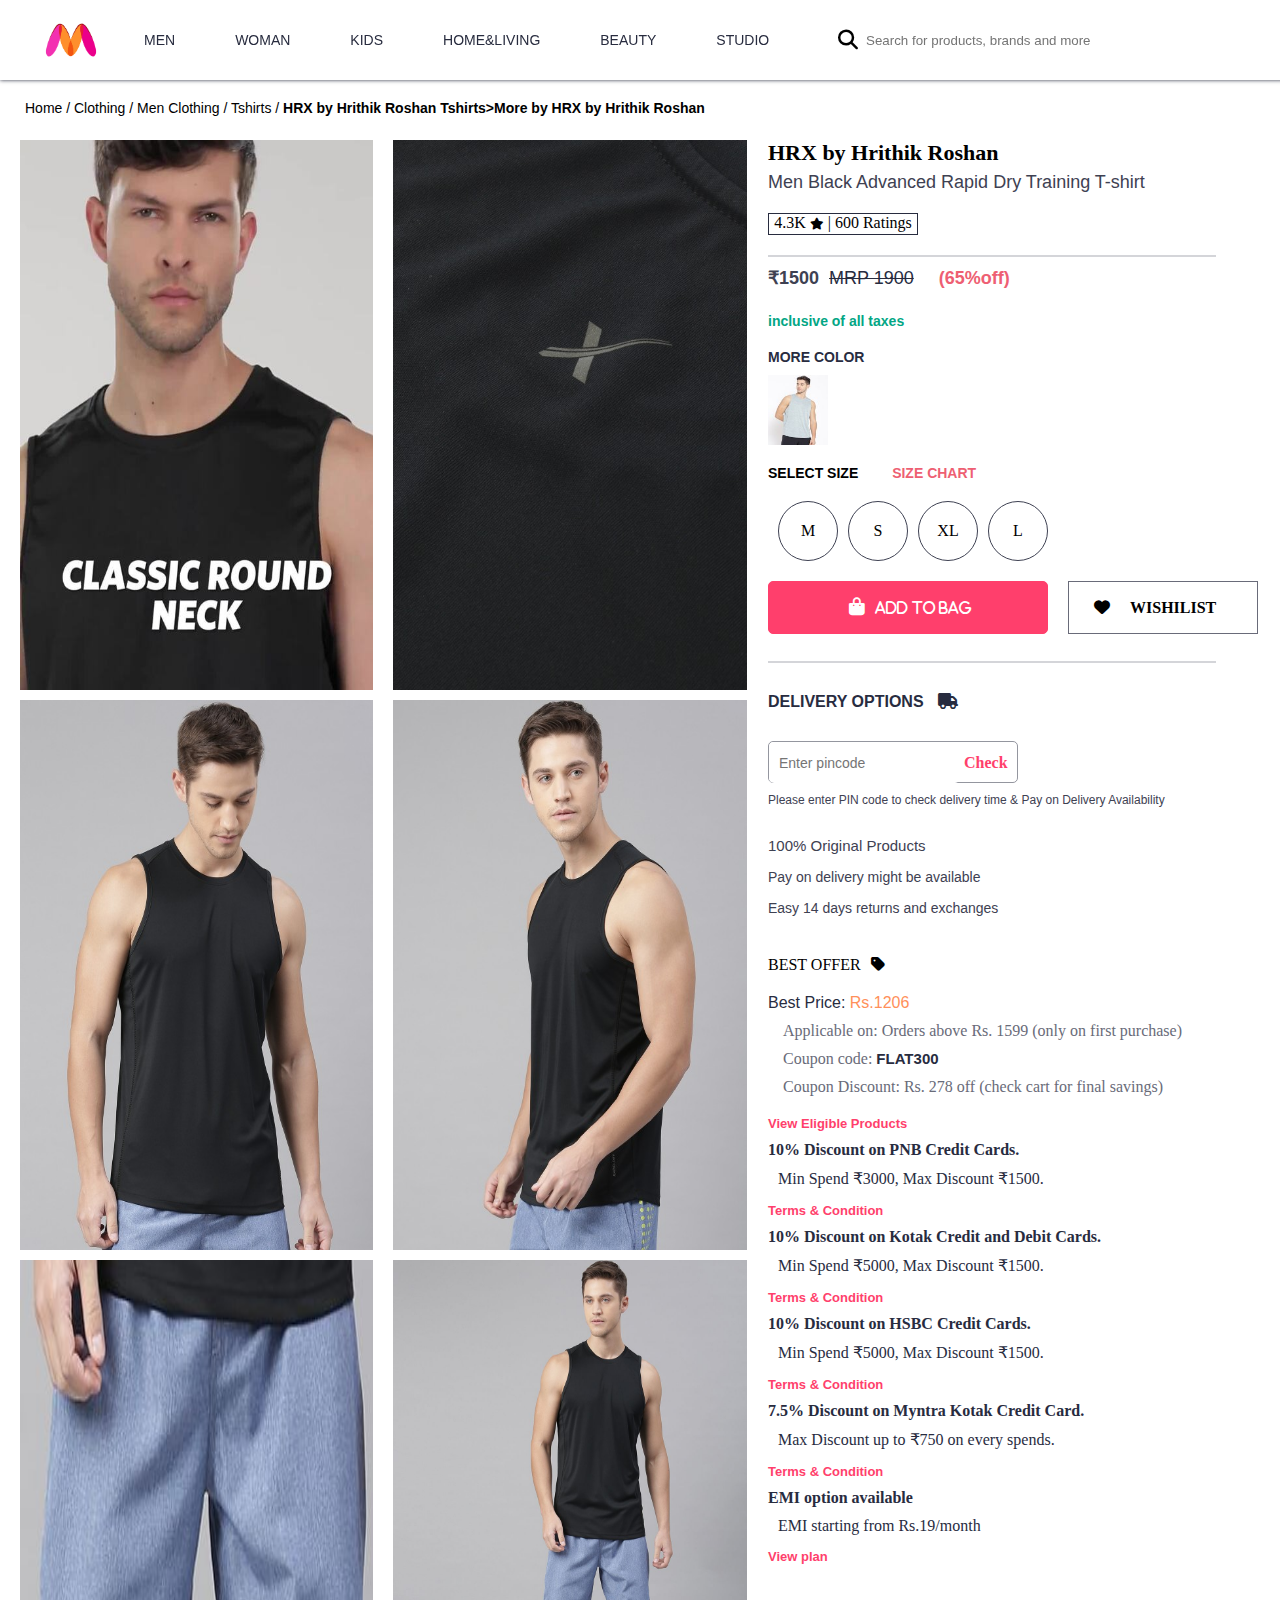
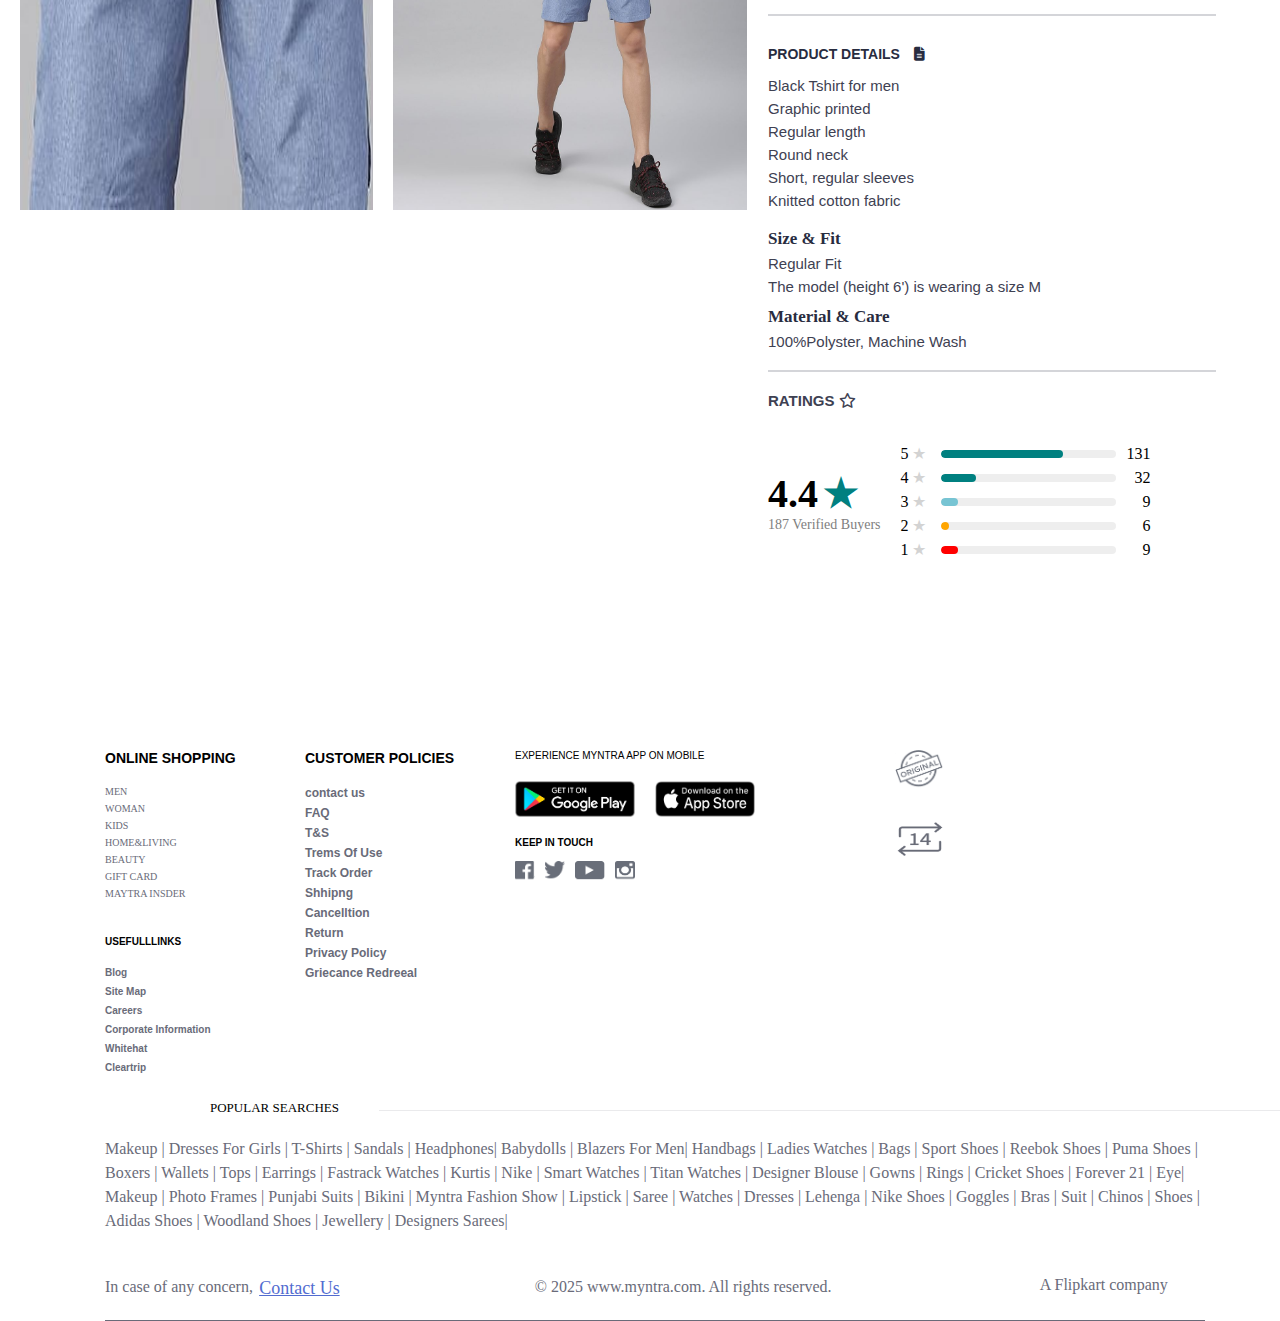
<file: shi.html>
<!DOCTYPE html>
<html lang="en">
<head>
    <title>shirt mtreal</title>
    <link rel="stylesheet" href="css/style.css">
    <link rel="stylesheet" href="https://cdnjs.cloudflare.com/ajax/libs/font-awesome/6.7.2/css/all.min.css"/>

</head>
<body>
    <header>
        <div class="website-logo">
            <a href="index.html">
                <img src="img/myntra.png" alt="logo" width="100%" height="100%">
            </a>
        </div>
        <div class="nav">
            <ul>
                <li class="menuc"><a href="">MEN</a>
                    <div class="megameanu">
                        <div class="itemsmenu">
                            <h3 style="color: #ee5f73;">Topwear</h3>
                            <p>T-Shirt</p>
                            <p>Casual Shirt</p>
                            <p>Formal Shirt</p>
                            <p>Sweaters</p>
                            <p>Jackets</p>
                            <p>Blazers & coats</p>
                            <p>Suits</p>
                            <p>Rain Jackets</p>
                            <div class="bo"></div>
                            <h3 style="color: #ee5f73;margin-top: 20px;">Indian & Festive Wear</h3>
                            <p>Kurtas & kurta Sets</p>
                            <p>Sherwanis</p>
                            <p>Nehru Jackets</p>
                            <p>Dhoits</p>   
                        </div>
                        <div class="itemsme">
                            <h3 style="color: #ee5f73;">Bottomwear</h3>
                            <p>jeans</p>
                            <p>Causal Trousers</p>
                            <p>Formal Trousers</p>
                            <p>Shorts</p>
                            <p>Track Pants & Joggers</p>
                            <div class="bo"></div>
                            <h3 style="color: #ee5f73;margin-top: 20px;">Innerwear & Sleepwear</h3>
                            <p>Briefs & Trunks</p>
                            <p>Boxers</p>
                            <p>Vests</p>
                            <p>Sleepwear & Loungewear</p>
                            <p>Thermals</p>
                            <h3 style="color: #ee5f73;margin-top: 20px;">Plus Size</h3>
                        </div>
                        <div class="itemsme">
                            <h3 style="color: #ee5f73;">footwear</h3>
                            <p>Casual Shoes</p>
                            <p>Sports Shoes</p>
                            <p>Formal Shoes</p>
                            <p>Sneakers</p>
                            <p>Sandals & Floaters</p>
                            <p>Flip Flops</p>
                            <p>Socks</p>
                            <div class="bo"></div>
                            <h3 style="color: #ee5f73;margin-top: 20px;">Personal Care & Grooming</h3>
                            <h3 style="color: #ee5f73;margin-top: 20px;">Sunglasses & Frames</h3>
                            <h3 style="color: #ee5f73;margin-top: 20px;">Watches</h3>
                            </div>
                            <div class="itemsme"><h3 style="color: #ee5f73;">Sports & Active Wear</h3>
                                <p>Sports Shoes</p>
                                <p>Sports Sandals</p>
                                <p>Active T-Shirts</p>
                                <p>Track Pants & Shorts</p>
                                <p>Tracksuits</p>
                                <p>Jackets & Sweatshirts</p>
                                <p>Sports Accessories</p>
                                <p>Swimwear</p>
                                <div class="bo"></div>
                                <h3 style="color: #ee5f73;margin-top: 10px;">Gadgets</h3>
                                <p>Smart Wearables</p>
                                <p>Fitness Gadgets</p>
                                <p>Headphones</p>
                                <p>Speakers</p>
                        </div>
                        <div class="itemsme"><h3 style="color: #ee5f73;">Fashion Accessories</h3>
                            <p>Wallets</p>
                            <p>Belts</p>
                            <p>Perfumes & Body Mists</p>
                            <p>Trimmers</p>
                            <p>Deodorants</p>
                            <p>Ties, Cufflinks & Pocket Squares</p>
                            <p>Accessory Gift Sets</p>
                            <p>Caps & Hats</p>
                            <p>Mufflers, Scarves & Gloves</p>
                            <p>Phone Cases</p>
                            <p>Rings & Wristwear</p>
                            <p>Helmets</p>
                            <div class="bo"></div>
                            <h3 style="color: #ee5f73;margin-top: 20px;">Bags & Backpacks</h3>
                            <h3 style="color: #ee5f73;margin-top: 20px;">Luggages & Trolleys</h3>
                    </div>
                    
                </li>
                <li><a href="woman.html">WOMAN</a></li>
                <li><a href="">KIDS</a></li>
                <li><a href="">HOME&LIVING</a></li>
                <li><a href="">BEAUTY</a></li>
                <li><a href="">STUDIO</a></li>
            </ul>
        </div>
        <div class="input">
            <div class="serchion">
                <i class="fa-solid fa-magnifying-glass"></i>
            </div>
            <div class="maininput">
                <input type="text" placeholder="Search for products, brands and more" >
            </div>

        </div>
        <div class="meanubar">
            <div class="man"><i class="fa-solid fa-user"></i>
                <p>profile</p>
            </div>
            <div class="man">
                <i class="fa-regular fa-heart"></i>
                <p>Wishlist</p>
            </div>
            <div class="man">
                <i class="fa-solid fa-bag-shopping"></i>
                <p>Bag</p>                                                                  
            </div>
        </div>
</header>
<div class="pwer">Home / Clothing / Men Clothing / Tshirts / <b>HRX by Hrithik Roshan Tshirts>More by HRX by Hrithik Roshan</b></div>
<div class="shibanner">
    <div class="lbox">
                 <div class="shiimg"><a href=""><img src="img3/shi.jpg" width="100%" height="100%" alt=""></a></div>
                 <div class="shiimg"><a href=""><img src="img3/shi12.jpg"width="100%" height="100%" alt=""></a></div>
                 <div class="shiimg"><a href=""><img src="img3/shi1.jpg"width="100%" height="100%" alt=""></a></div>
                 <div class="shiimg"><a href=""><img src="img3/shi3.jpg"width="100%" height="100%" alt=""></a></div>
                 <div class="shiimg"><a href=""><img src="img3/shi4.jpg"width="100%" height="100%" alt=""></a></div>
                 <div class="shiimg"><a href=""><img src="img3/shi2.jpg"width="100%" height="100%" alt=""></a></div>
             </div>
             <div class="rbox">
                 <h3 style="font-weight: bold;font-size: 22px;"><b>HRX by Hrithik Roshan</b></h3>
                 <p>Men Black Advanced Rapid Dry Training T-shirt</p>
                 <div class="setrs">4.3K <span style="font-size: 12px;"><i class="fa-solid fa-star"></i></span> <span>| 600 Ratings</span>
                 </div>
                 <div class="bot"></div>
                 <div class="reepe"><p><b>₹1500</b><span style="margin-left: 10PX;color: #282c3f;text-decoration: line-through;">MRP 1900</span> <span style="margin-left: 20px;color: #ee5f73;font-weight: bold;">(65%off)</span></p>
             </div>
             <p style="color: #03a685;font-weight: bold;font-family: ARIAL;font-size: 14px;">inclusive of all taxes</p>
             <p style="color: #282c3f;font-weight: bold;margin-top: 20px;font-size: 14px ;">MORE COLOR</p>
             <div class="photoc"><a href=""><img src="img3/1.jpg" width="100%" height="100%" alt=""></a></div>
             <h3 style="font-family: ARIAL;font-size: 14px;margin-top: 20px;">SELECT SIZE <SPan style="color: #ee5f73;margin-left: 30px;">SIZE CHART</SPan></h3>
             <div class="redu">
                 <div class="sizebox">M</div>
                 <div class="sizebox">S</div>
                 <div class="sizebox">XL</div>
                 <div class="sizebox">L</div>
             </div>
             <div class="BAGC">
             <div class="bagleft"><div class="imgbag"><i class="fa-solid fa-bag-shopping"><SPan style="margin-left: 10px;font-size: 14px;">ADD TO BAG</SPan></i></div></div>
             <div class="tebag"><a href=""><i class="fa-solid fa-heart"></i><span style="margin-left: 20px;">WISHILIST</span></a></div>
         </div>
         <div class="bot"></div>
         <div class="dilaveri">DELIVERY OPTIONS <span><i class="fa-solid fa-truck"></i></span></div>
         <div class="chkdedbox"><form action="">
             <input type="text" placeholder="Enter pincode" name="" id="">
             <span><a href="">Check</a></span>
         </form>
         </div>
         <p style="font-size: 12px;margin-top: 10px;">Please enter PIN code to check delivery time & Pay on Delivery Availability</p>
         <p style="margin-top: 30px;font-size: 15px;">100% Original Products</p>
         <p style="font-size: 14px;margin-top: 15px;font-family: arial;">Pay on delivery might be available</p>
         <p style="font-size: 14px;margin-top: 15px;font-family: arial;">Easy 14 days returns and exchanges</p>
         <div class="bestoffer">BEST OFFER
             <SPan><i class="fa-solid fa-tag"></i></SPan>
         </div>
         <P style="font-size: 16px;margin-top: 20px;color: #282c3f;">Best Price: <span style="color: #ff905a;">Rs.1206</span></P>
         <div class="coupancode">
         <ul>
             <li>Applicable on: Orders above Rs. 1599 (only on first purchase)</li>
             <li>Coupon code: <b style="color: #282c3f;font-family: arial;font-size: 15px;">FLAT300</b></li>
             <li>Coupon Discount: Rs. 278 off (check cart for final savings)</li>
         </ul>
         </div>
         <p style="color: #ff3f6c; margin-top: 20px;font-size: 13px;font-weight: bold ;font-family: arial;">View Eligible Products</p>
         <div class="dis10"><b>10% Discount on PNB Credit Cards.</b>
             <ul>
                 <li>Min Spend ₹3000, Max Discount ₹1500.</li>
             </ul>
         </div>
         <p style="color: #ff3f6c; margin-top: 15px;font-size: 13px;font-weight: bold ;font-family: arial;">Terms & Condition</p>
         <div class="dis10"><b>10% Discount on Kotak Credit and Debit Cards.</b>
             <ul>
                 <li>Min Spend ₹5000, Max Discount ₹1500.</li>
             </ul>
         </div>
         <p style="color: #ff3f6c; margin-top: 15px;font-size: 13px;font-weight: bold ;font-family: arial;">Terms & Condition</p>
         <div class="dis10"><b>10% Discount on HSBC Credit Cards.</b>
             <ul>
                 <li>Min Spend ₹5000, Max Discount ₹1500.</li>
             </ul>
         </div>
         <p style="color: #ff3f6c; margin-top: 15px;font-size: 13px;font-weight: bold ;font-family: arial;">Terms & Condition</p>
         <div class="dis10"><b>7.5% Discount on Myntra Kotak Credit Card.</b>
             <ul>
                 <li>Max Discount up to ₹750 on every spends.</li>
             </ul>
         </div>
         <p style="color: #ff3f6c; margin-top: 15px;font-size: 13px;font-weight: bold ;font-family: arial;">Terms & Condition</p>
         <div class="dis10"><b>EMI option available</b>
             <ul>
                 <li>EMI starting from Rs.19/month</li>
             </ul>
         </div>
         <p style="color: #ff3f6c;font-weight: bold;font-size: 13px;margin-top: 14px;">View plan</p>
         <div class="bot" style="margin-top: 50px;"></div>
         <div class="produtdeitels">PRODUCT DETAILS
            <SPan style="margin-left: 10px;"><i class="fas fa-file-alt"></i></SPan>
         </div>
         <P style="margin-top: 15px;font-size: 15px;">Black Tshirt for men</P>
         <P style="font-size: 15px;">Graphic printed</P>
         <P style="font-size: 15px;">Regular length</P>
         <P style="font-size: 15px;">Round neck</P>
         <P style="font-size: 15px;">Short, regular sleeves</P>
         <P style="font-size: 15px;">Knitted cotton fabric</P>
         <h1 style="font-size: 17px;color: #282c3f;margin-top: 20px;">Size & Fit</h1>
         <p style="font-size: 15px;">Regular Fit</p>
         <p style="font-size: 15px;">The model (height 6') is wearing a size M</p>
         <h1 style="font-size: 17px;color: #282c3f;margin-top: 12px;">Material & Care</h1>
         <p style="font-size: 15px;">100%Polyster, Machine Wash</p>
        <div class="bot"></div>
         <p style="margin-top: 20px;font-weight: bold;font-size: 15px;">RATINGS <SPan><i class="fa-regular fa-star"></i></SPan></p>
         <div class="rating-container">
            <div>
                <div class="average-rating">4.4 <span class="star">★</span></div>
                <div class="verified-buyers">187 Verified Buyers</div>
            </div>
            
            <div class="rating-breakdown">
                <div class="rating-row">
                    <span class="stars">5<span class="star">★</span></span>
                    <div class="bar"><div class="bar-fill five"></div></div>
                    <span class="count">131</span>
                </div>
                <div class="rating-row">
                    <span class="stars">4<span class="star">★</span></span>
                    <div class="bar"><div class="bar-fill four"></div></div>
                    <span class="count">32</span>
                </div>
                <div class="rating-row">
                    <span class="stars">3<span class="star">★</span></span>
                    <div class="bar"><div class="bar-fill three"></div></div>
                    <span class="count">9</span>
                </div>
                <div class="rating-row">
                    <span class="stars">2<span class="star">★</span></span>
                    <div class="bar"><div class="bar-fill two"></div></div>
                    <span class="count">6</span>
                </div>
                <div class="rating-row">
                    <span class="stars">1<span class="star">★</span></span>
                    <div class="bar"><div class="bar-fill one"></div></div>
                    <span class="count">9</span>
                </div>
            </div>
        </div>
    </div>
    </div>
</div>
<footer style="margin-top: 1600px;">
    <div class="footer">
        <div class="online">
            <div class="fonline">
            <p><a href="">ONLINE SHOPPING</a></p>
            <div class="mebox">
            <ul>
                <li><a href="#">MEN</a></li>
                <li><a href="#">WOMAN</a></li>
                <li><a href="#">KIDS</a></li>
                <li><a href="#">HOME&LIVING</a></li>
                <li><a href="#">BEAUTY</a></li>
                <li><a href="#">GIFT CARD</a></li>
                <LI><a href="#">MAYTRA INSDER</a></LI>
            </ul>
        </div>
        <div class="usefullinks"><a href="#">USEFULLLINKS</a>
            <div class="USEFULLme">
                <ul>
                    <li><a href="">Blog</a></li>
                    <li><a href="">Site Map</a></li>
                    <li><a href="">Careers</a></li>
                    <li><a href="">Corporate Information</a></li>
                    <li><a href="">Whitehat</a></li>
                    <li><a href="">Cleartrip</a></li>
                </ul>
            </div>
        </div>
        </div>
        <div class="CUSTOMER"><a href="">CUSTOMER POLICIES</a>
             <div class="coustomerpolicies">
                <ul>
                    <li><a href="">contact us</a></li>
                    <li><a href="">FAQ</a></li>
                    <li><a href="">T&S</a></li>
                    <li><a href="">Trems Of Use</a></li>
                    <li><a href="">Track Order</a></li>
                    <li><a href="">Shhipng</a></li>
                    <li><a href="">Cancelltion</a></li>
                    <li><a href="">Return</a></li>
                    <li><a href="">Privacy Policy</a></li>
                    <li><a href="">Griecance Redreeal</a></li>
                </ul>
            </div>
        </div>
        <div class="EXPERIENCE">EXPERIENCE MYNTRA APP ON MOBILE
            <div class="gplayimg"><a href="">
                <img src="img/gplay.jpg" width="100%" height="100%" alt="">
            </div></a>
            <div class="appimg">
                <a href=""><img src="img/app.png" width="100%" height="100%" alt="">
            </div></a>
            <div class="keep">KEEP IN TOUCH</div>
            <div class="social">
                <div class="f"><a href=""><img src="img/fab.jpg" width="100%" height="100%" alt=""></div></a>
                <div class="fb"><a href=""><img src="img/twiter.jpg" width="100%" height="100%" alt=""></div></a>
                <div class="fa"><a href=""><img src="img/youtube.jpg" width="100%" height="100%" alt=""></div></a>
                <div class="fb"><a href=""><img src="img/instagram.jpg" width="100%" height="100%" alt=""></div></a>
            </div>
        </div>
        <div class="trems">
            <div class="orginal">
                <div class="imgo"><a href=""><img src="img/orginal.jpg" width="100%" height="100%" alt=""></a>
                </div>
                <div class="retune">
                    <div class="imgr"><a href=""><img src="img/return.jpg" width="100%" height="100%" alt=""></div></a>
                </div>
            </div>
        </div>
            </div>
        <div class="popler">
            <div class="POtext">POPULAR SEARCHES</div>
            <div class="boderup"></div>
        </div>
        <div class="typeall"><ul> <li><a href="">Makeup | Dresses For Girls | T-Shirts | Sandals | Headphones| Babydolls | Blazers For Men| Handbags | Ladies Watches | Bags | Sport Shoes | Reebok Shoes | Puma Shoes |</li> <li> Boxers | Wallets | Tops | Earrings | Fastrack Watches | Kurtis | Nike | Smart Watches | Titan Watches | Designer Blouse | Gowns | Rings | Cricket Shoes | Forever 21 | Eye|</li> <li> Makeup | Photo Frames | Punjabi Suits | Bikini | Myntra Fashion Show | Lipstick | Saree | Watches | Dresses | Lehenga | Nike Shoes | Goggles | Bras | Suit | Chinos | Shoes |</li> <li> Adidas Shoes | Woodland Shoes | Jewellery | Designers Sarees|</li> </ul></div>
            <div class="compny">
                <div class="case">In case of any concern,</div>
                <div class="Conus"> Contact Us</div>
                <div class="allright">© 2025 www.myntra.com. All rights reserved.</div>
                <div class="flipkart">A Flipkart company</div>
            </div>
            <div class="ofboder"></div>
            </footer>
</body>
</html>
</file>
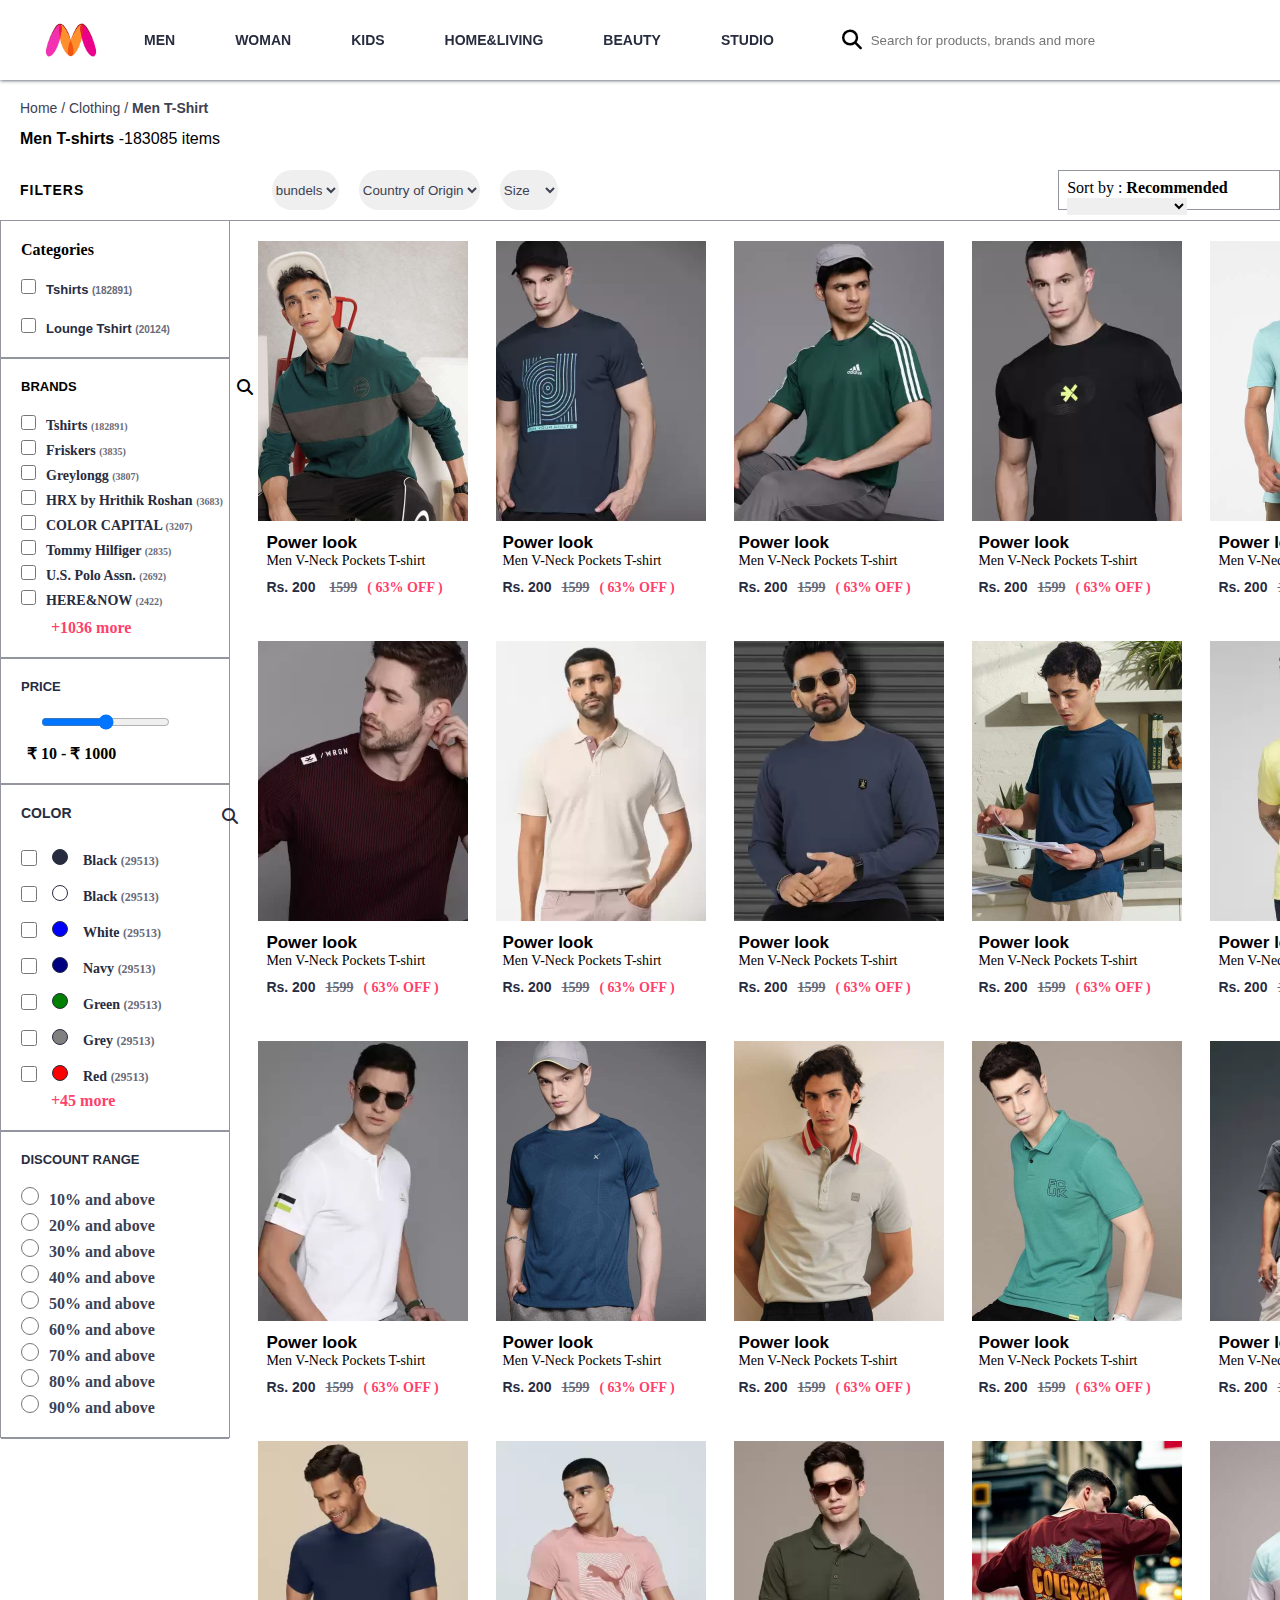
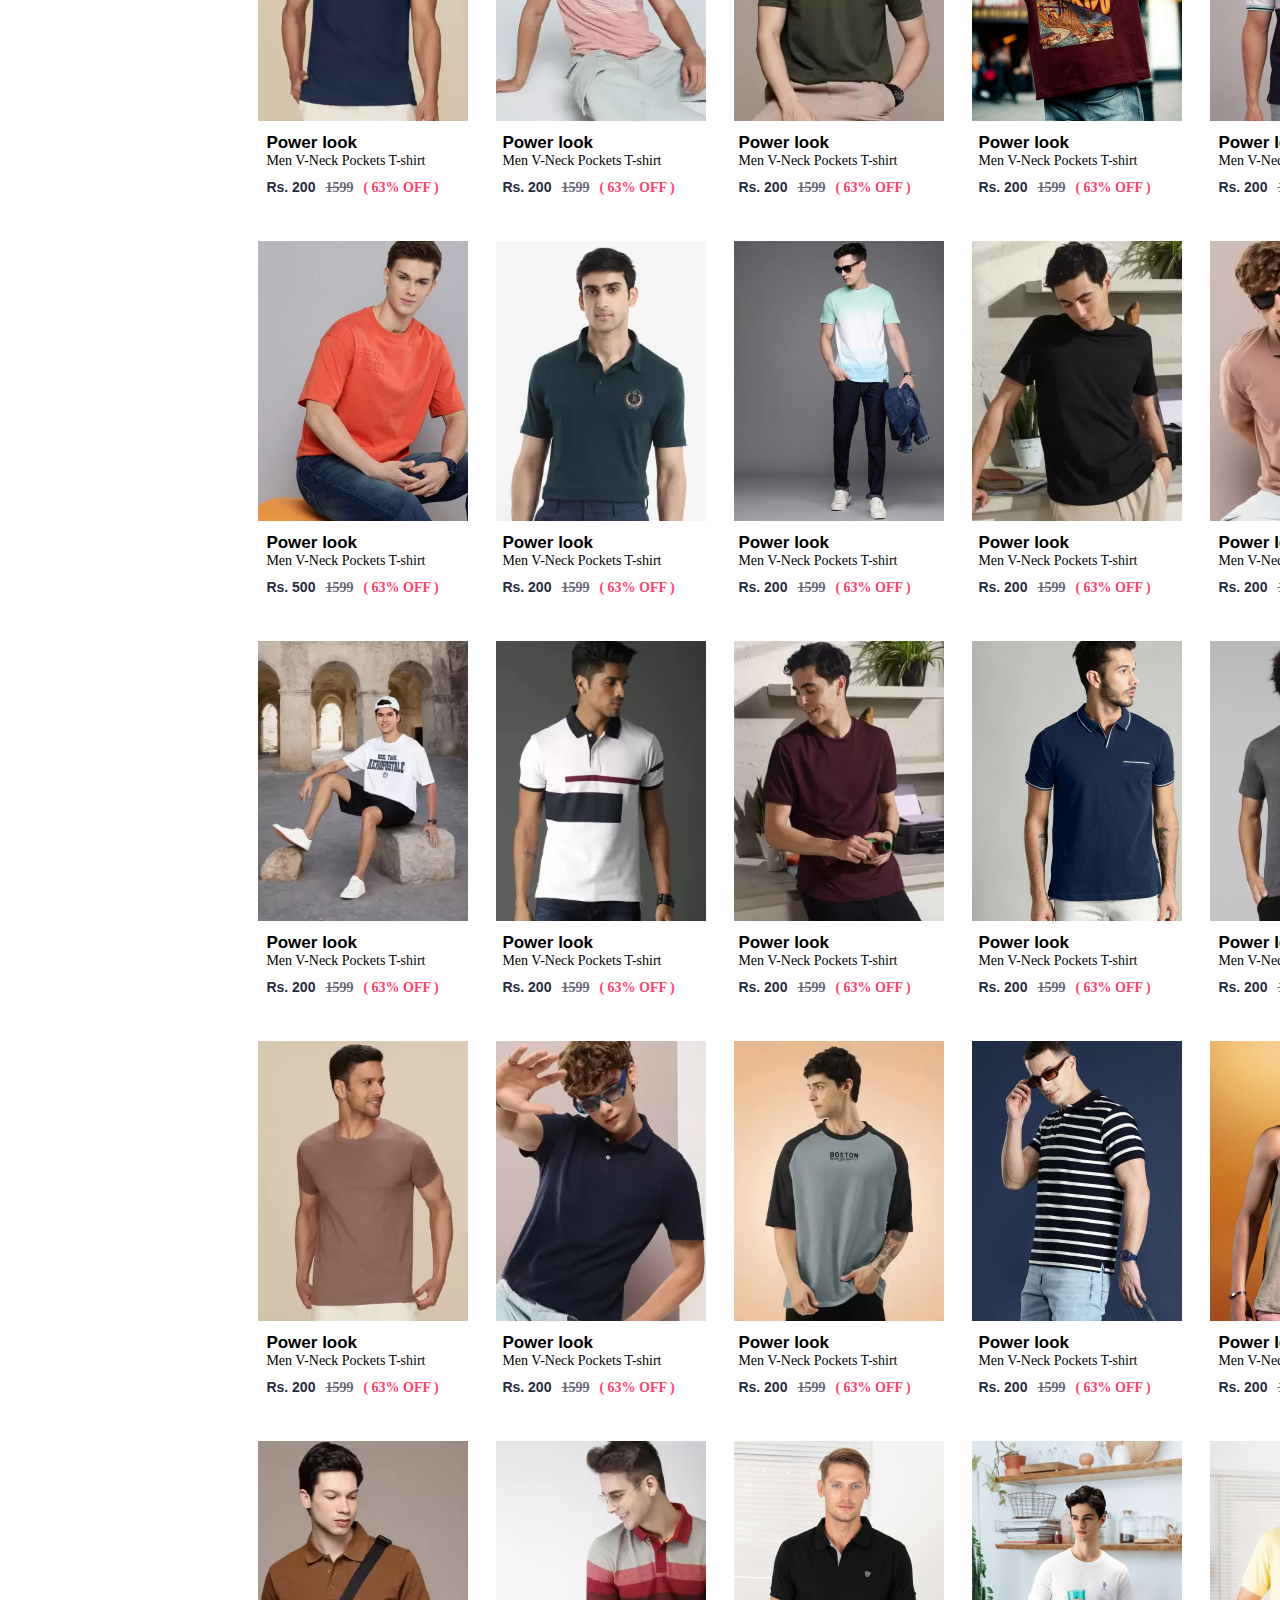
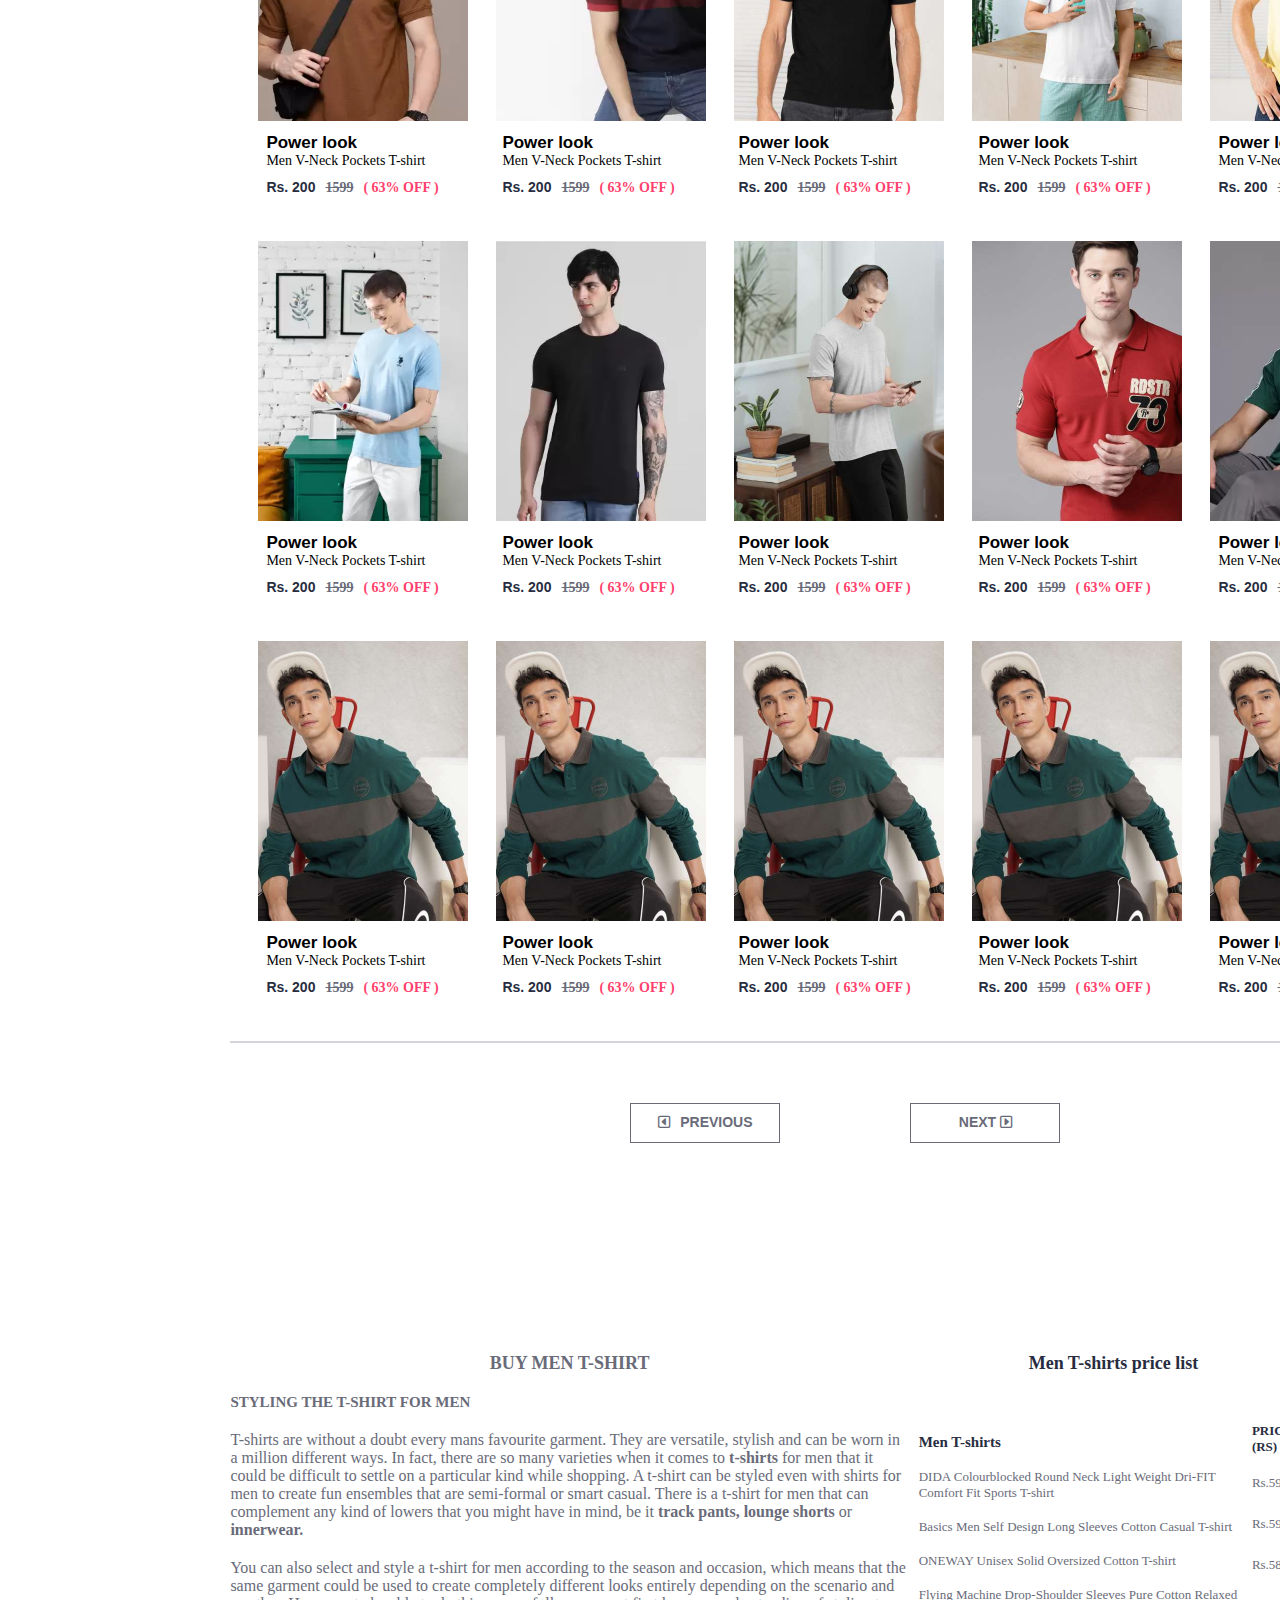
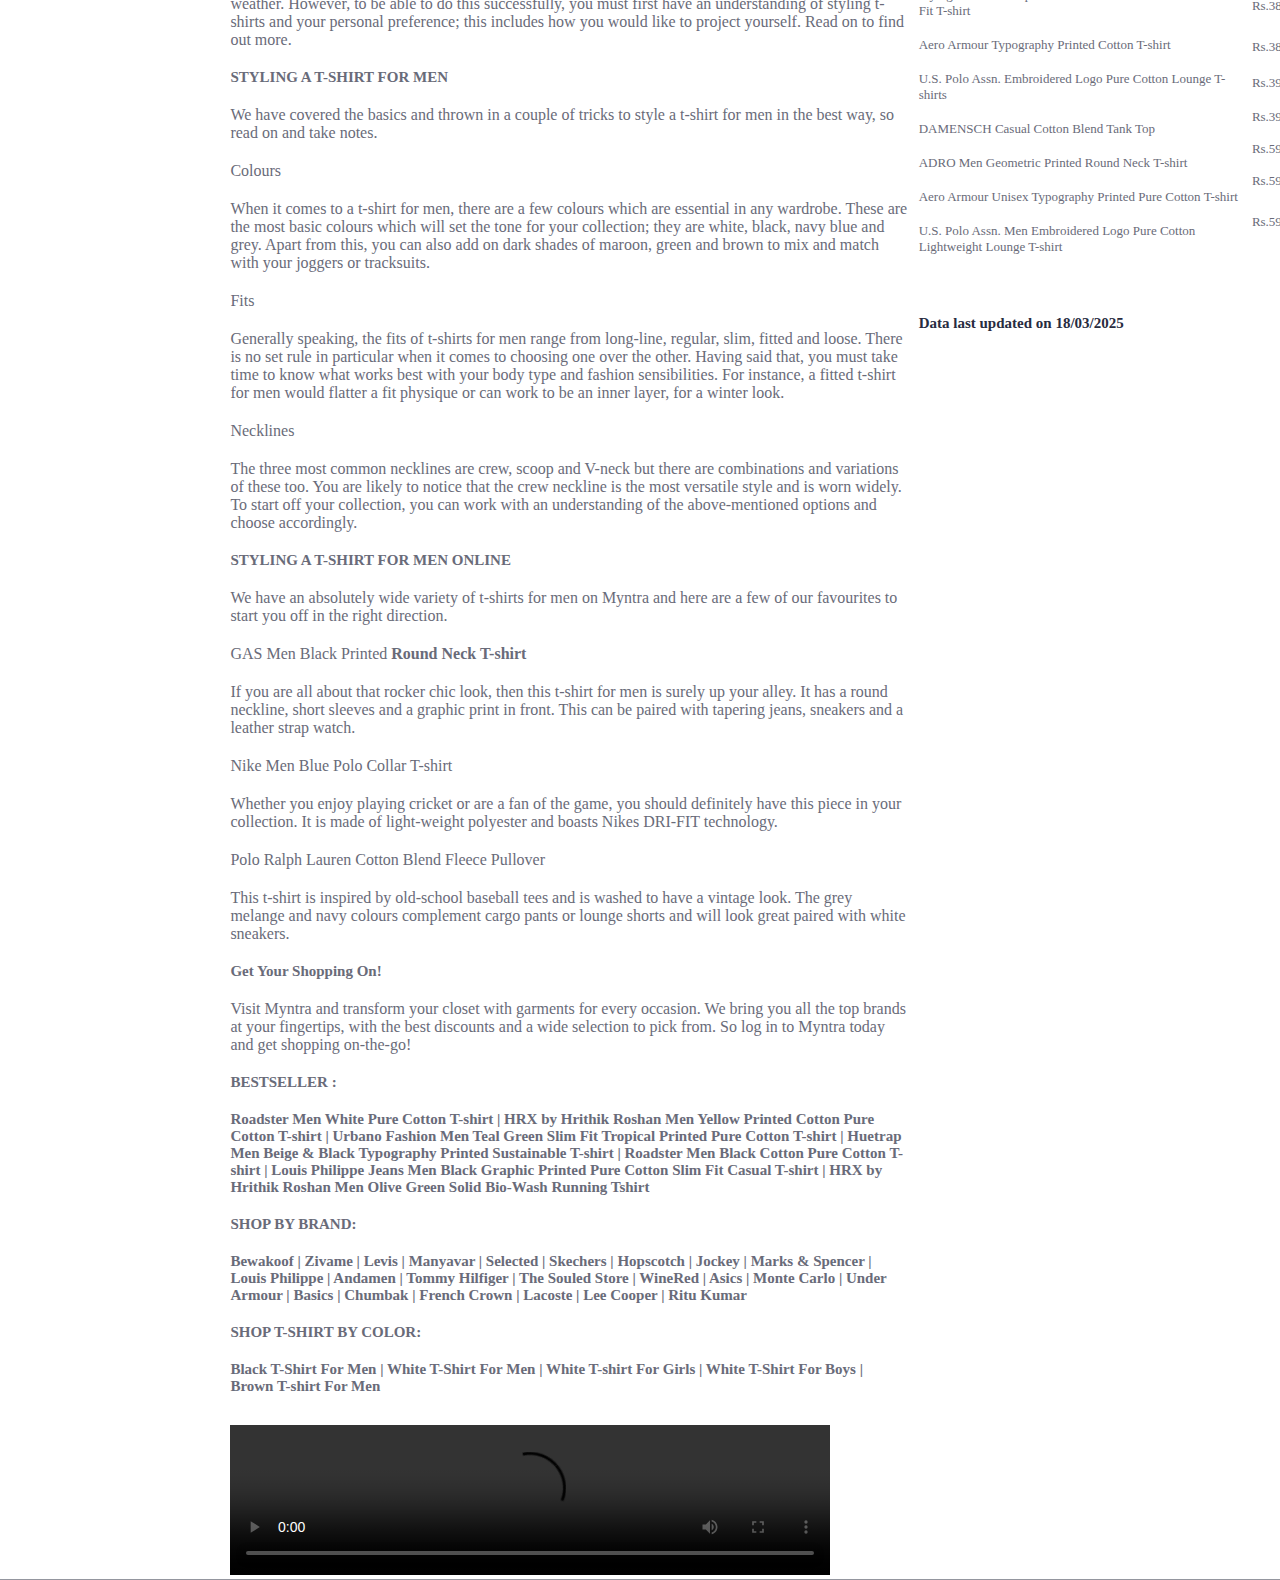
<file: shirt.html>
<!DOCTYPE html>
<html lang="en">
<head>
    <title>T-SHIRT</title>
    <link rel="stylesheet" href="css/style.css">
    <link rel="stylesheet" href="https://cdnjs.cloudflare.com/ajax/libs/font-awesome/6.7.2/css/all.min.css"/>

</head>
<body>
    <header>
        <div class="website-logo">
            <a href="index.html">
                <img src="img/myntra.png" alt="logo" width="100%" height="100%">
            </a>
        </div>
        <div class="nav">
            <ul>
                <li class=""><a href=""><b>MEN</b></a>
                    <div class="megameanu">
                        <div class="itemsmenu">
                            <h3 style="color: #ee5f73;">Topwear</h3>
                            <p> <a href="shirt.html">T-Shirt</a></p>
                            <p>Casual Shirt</p>
                            <p>Formal Shirt</p>
                            <p>Sweaters</p>
                            <p>Jackets</p>
                            <p>Blazers & coats</p>
                            <p>Suits</p>
                            <p>Rain Jackets</p>
                            <div class="bo"></div>
                            <h3 style="color: #ee5f73;margin-top: 20px;">Indian & Festive Wear</h3>
                            <p>Kurtas & kurta Sets</p>
                            <p>Sherwanis</p>
                            <p>Nehru Jackets</p>
                            <p>Dhoits</p>   
                        </div>
                        <div class="itemsme">
                            <h3 style="color: #ee5f73;">Bottomwear</h3>
                            <p>jeans</p>
                            <p>Causal Trousers</p>
                            <p>Formal Trousers</p>
                            <p>Shorts</p>
                            <p>Track Pants & Joggers</p>
                            <div class="bo"></div>
                            <h3 style="color: #ee5f73;margin-top: 20px;">Innerwear & Sleepwear</h3>
                            <p>Briefs & Trunks</p>
                            <p>Boxers</p>
                            <p>Vests</p>
                            <p>Sleepwear & Loungewear</p>
                            <p>Thermals</p>
                            <h3 style="color: #ee5f73;margin-top: 20px;">Plus Size</h3>
                        </div>
                        <div class="itemsme">
                            <h3 style="color: #ee5f73;">footwear</h3>
                            <p>Casual Shoes</p>
                            <p>Sports Shoes</p>
                            <p>Formal Shoes</p>
                            <p>Sneakers</p>
                            <p>Sandals & Floaters</p>
                            <p>Flip Flops</p>
                            <p>Socks</p>
                            <div class="bo"></div>
                            <h3 style="color: #ee5f73;margin-top: 20px;">Personal Care & Grooming</h3>
                            <h3 style="color: #ee5f73;margin-top: 20px;">Sunglasses & Frames</h3>
                            <h3 style="color: #ee5f73;margin-top: 20px;">Watches</h3>
                            </div>
                            <div class="itemsme"><h3 style="color: #ee5f73;">Sports & Active Wear</h3>
                                <p>Sports Shoes</p>
                                <p>Sports Sandals</p>
                                <p>Active T-Shirts</p>
                                <p>Track Pants & Shorts</p>
                                <p>Tracksuits</p>
                                <p>Jackets & Sweatshirts</p>
                                <p>Sports Accessories</p>
                                <p>Swimwear</p>
                                <div class="bo"></div>
                                <h3 style="color: #ee5f73;margin-top: 10px;">Gadgets</h3>
                                <p>Smart Wearables</p>
                                <p>Fitness Gadgets</p>
                                <p>Headphones</p>
                                <p>Speakers</p>
                        </div>
                        <div class="itemsme"><h3 style="color: #ee5f73;">Fashion Accessories</h3>
                            <p>Wallets</p>
                            <p>Belts</p>
                            <p>Perfumes & Body Mists</p>
                            <p>Trimmers</p>
                            <p>Deodorants</p>
                            <p>Ties, Cufflinks & Pocket Squares</p>
                            <p>Accessory Gift Sets</p>
                            <p>Caps & Hats</p>
                            <p>Mufflers, Scarves & Gloves</p>
                            <p>Phone Cases</p>
                            <p>Rings & Wristwear</p>
                            <p>Helmets</p>
                            <div class="bo"></div>
                            <h3 style="color: #ee5f73;margin-top: 20px;">Bags & Backpacks</h3>
                            <h3 style="color: #ee5f73;margin-top: 20px;">Luggages & Trolleys</h3>
                    </div>
                </li>
                <li><a href="woman.html"><b>WOMAN</b></a></li>
                <li><a href=""><b>KIDS</b></a></li>
                <li><a href="liveing.html"><b>HOME&LIVING</b></a></li>
                <li><a href=""><b>BEAUTY</b></a></li>
                <li><a href=""><b>STUDIO</b> </a></li>
            </ul>
        </div>
        <div class="input">
            <div class="serchion">
                <i class="fa-solid fa-magnifying-glass"></i>
            </div>
            <div class="maininput">
                <input type="text" placeholder="Search for products, brands and more">
            </div>

        </div>
        <div class="meanubar">
            <div class="man"><i class="fa-solid fa-user"></i>
                <p>profile</p>
            </div>
            <div class="man">
                <i class="fa-regular fa-heart"></i>
                <p>Wishlist</p>
            </div>
            <div class="man">
                <i class="fa-solid fa-bag-shopping"></i>
                <p>Bag</p>
            </div>
        </div>
</header>
<div class="menshirt">Home / Clothing / <b>Men T-Shirt</b></div>
<div class="itmet"> <b>Men T-shirts </b>-183085 items</div>
<div class="filter">
    <div class="fi">FILTERS</div>
    <select style="margin-left: 40px;width: 80px; border: none; border-radius: 50px;color: #3e4152; " name="Country" id="Country">
    <option value="f">bundels</option>
</select>
<select style="margin-left: 20px;width: 150px; border: none; border-radius: 50px;color: #3e4152; " name="Country" id="Country">
    <option value="f">Country of Origin</option>
</select>
<select style="margin-left: 20px;width: 80px; border: none; border-radius: 50px;color: #3e4152; " name="Country" id="Country">
    <option value="f">Size</option>
</select>
<div class="sort">Sort by : <b>Recommended</b>
    <select style="width: 120px; border: none;" name="co" id="co">Recommended</select>
</div>
</div>
<div class="contener">
    <div class="leftdiv">
        <div class="row1">Categories</div>
        <div class="row1"><input type="checkbox" name="" id="" style="width: 15px;height: 15px;"><span style="margin-left: 10px;color: #282c3f;font-family: arial;font-size: 13px;">Tshirts <span style="color: #696b79;font-size: 10px;">(182891)</span></span></div>
        <div class="row1"><input type="checkbox" name="" id="" style="width: 15px;height: 15px;"><span style="margin-left: 10px;color: #282c3f;font-family: arial;font-size: 13px;">Lounge Tshirt <span style="color: #696b79;font-size: 10px  ;">(20124)</span></span></div>
        <div class="bo" style="width: 100%;"></div>
        <div class="boxbe">BRANDS
            <div class="boxbe2"><i class="fa-solid fa-magnifying-glass"></i></div>
        </div>
        <div class="metplebox"><input type="checkbox" name="" id="" style="width: 15px;height: 15px;"><span style="margin-left: 10px;color: #282c3f;">Tshirts <span style="font-size: 10px;color: #696b79;">(182891)</span></span></div>
        <div class="metplebox"><input type="checkbox" name="" id="" style="width: 15px;height: 15px;"><span style="margin-left: 10px;color: #282c3f;">Friskers <span style="font-size: 10px;color: #696b79;">(3835)</span></span></div>
        <div class="metplebox"><input type="checkbox" name="" id="" style="width: 15px;height: 15px;"><span style="margin-left: 10px;color: #282c3f;">Greylongg <span style="font-size: 10px;color: #696b79;">(3807)</span></span></div>
        <div class="metplebox"><input type="checkbox" name="" id="" style="width: 15px;height: 15px;"><span style="margin-left: 10px;color: #282c3f;">HRX by Hrithik Roshan <span style="font-size: 10px;color: #696b79;">(3683)</span> </span></div>
        <div class="metplebox"><input type="checkbox" name="" id="" style="width: 15px;height: 15px;"><span style="margin-left: 10px;color: #282c3f;">COLOR CAPITAL <span style="font-size: 10px;color: #696b79;">(3207)</span> </span></div>
        <div class="metplebox"><input type="checkbox" name="" id="" style="width: 15px;height: 15px;"><span style="margin-left: 10px;color: #282c3f;">Tommy Hilfiger <span style="font-size: 10px;color: #696b79;"> (2835)</span></span></div>
        <div class="metplebox"><input type="checkbox" name="" id="" style="width: 15px;height: 15px;"><span style="margin-left: 10px;color: #282c3f;">U.S. Polo Assn. <span style="font-size: 10px;color: #696b79;"> (2692)</span> </span></div>
        <div class="metplebox"><input type="checkbox" name="" id="" style="width: 15px;height: 15px;"><span style="margin-left: 10px;color: #282c3f;">HERE&NOW <span style="font-size: 10px;color: #696b79;">(2422)</span> </span></div>
        <div class="more">+1036 more</div>
        <div class="bo" style="width: 100%;"></div>
        <div class="pric">PRICE</div>
        <div class="inputrang"><input type="range" name="" id="">
        </div>
        <p style="margin-top: 10px;margin-left: 26px;">₹ 10 - ₹ 1000</p>
        <div class="bo" style="width: 100%;"></div>
        <div class="color">COLOR
            <div class="serch"><i class="fa-solid fa-magnifying-glass"></i></div>
        </div>
        <div class="colorbox"><input type="checkbox" name="" id=""><div class="colorgol"><div class="colotext">Black <span>(29513)</span></div></div>
        </div>
        <div class="colorbox"><input type="checkbox" name="" id=""><div class="colorgol" style="background-color: white;"><div class="colotext">Black <span>(29513)</span></div></div></div>
        <div class="colorbox"><input type="checkbox" name="" id=""><div class="colorgol" style="background-color: blue ;"><div class="colotext">White <span>(29513)</span></div></div></div>
        <div class="colorbox"><input type="checkbox" name="" id=""><div class="colorgol" style="background-color: navy ;"><div class="colotext">Navy <span>(29513)</span></div></div></div>
        <div class="colorbox"><input type="checkbox" name="" id=""><div class="colorgol" style="background-color: green;"><div class="colotext">Green <span>(29513)</span></div></div></div>
        <div class="colorbox"><input type="checkbox" name="" id=""><div class="colorgol" style="background-color: grey ;"><div class="colotext">Grey <span>(29513)</span></div></div></div>
        <div class="colorbox"><input type="checkbox" name="" id=""><div class="colorgol" style="background-color: red  ;"><div class="colotext">Red <span>(29513)</span></div></div></div>
        <div class="more2">+45 more</div>
        <div class="bo" style="width: 100%;"></div>
        <div class="discount">DISCOUNT RANGE</div>
        <div class="discounbox"><input type="radio" name="#" id=""><span style="margin-left: 10px;color: #3e4152;">10% and above</span></div>
        <div class="discounbox" style="margin-top: 4px;"><input type="radio" name="#" id=""><span style="margin-left: 10px;color: #3e4152;">20% and above</span></div>
        <div class="discounbox" style="margin-top: 4px;"><input type="radio" name="#" id=""><span style="margin-left: 10px;color: #3e4152;">30% and above</span></div>
        <div class="discounbox" style="margin-top: 4px;"><input type="radio" name="#" id=""><span style="margin-left: 10px;color: #3e4152;">40% and above</span></div>
        <div class="discounbox" style="margin-top: 4px;"><input type="radio" name="#" id=""><span style="margin-left: 10px;color: #3e4152;">50% and above</span></div>
        <div class="discounbox" style="margin-top: 4px;"><input type="radio" name="#" id=""><span style="margin-left: 10px;color: #3e4152;">60% and above</span></div>
        <div class="discounbox" style="margin-top: 4px;"><input type="radio" name="#" id=""><span style="margin-left: 10px;color: #3e4152;">70% and above</span></div>
        <div class="discounbox" style="margin-top: 4px;"><input type="radio" name="#" id=""><span style="margin-left: 10px;color: #3e4152;">80% and above</span></div>
        <div class="discounbox" style="margin-top: 4px;"><input type="radio" name="#" id=""><span style="margin-left: 10px;color: #3e4152;">90% and above</span></div>
        <div class="bo" style="width: 100%;"></div>


    </div>
    <div class="rightdiv">
        <div class="conternimg">
            <div class="imgcont"><img src="img3/lo1.jpg" width="100%" height="100%" alt=""></div>
            <div class="imgcont"><img src="img3/lo5.jpg" width="100%" height="100%" alt=""></div>
            <div class="imgcont"><img src="img3/lo6.jpg" width="100%" height="100%" alt=""></div>
            <div class="imgcont"><img src="img3/lo7.jpg" width="100%" height="100%" alt=""></div>
            <div class="imgcont"><img src="img3/lo8.jpg" width="100%" height="100%" alt=""></div>
        </div>
        <div class="textdiv">
        <div class="imgtext"><h3>Power look</h3>Men V-Neck Pockets T-shirt <p>Rs. 200 <span style="color: #696b79;text-decoration: line-through;">1599</span><span>( 63% OFF )</span></div>
        <div class="imgtext"><h3>Power look</h3>Men V-Neck Pockets T-shirt <p>Rs. 200<span style="color: #696b79;text-decoration: line-through;">1599</span><span>( 63% OFF )</span></div>
        <div class="imgtext"><h3>Power look</h3>Men V-Neck Pockets T-shirt <p>Rs. 200<span style="color: #696b79;text-decoration: line-through;">1599</span><span>( 63% OFF )</span></div>
        <div class="imgtext" style="margin-left: 40px;"><h3>Power look</h3>Men V-Neck Pockets T-shirt <p>Rs. 200<span style="color: #696b79;text-decoration: line-through;">1599</span><span>( 63% OFF )</span></div>
        <div class="imgtext" style="margin-left: 40px;"><h3>Power look</h3>Men V-Neck Pockets T-shirt <p>Rs. 200<span style="color: #696b79;text-decoration: line-through;">1599</span><span>( 63% OFF )</span></div>
        </div>
        <div class="rightdiv">
<div class="conternimg">
    <div class="imgcont"><img src="img3/lo2.jpg" width="100%" height="100%" alt=""></div>
    <div class="imgcont"><img src="img3/lo3.jpg" width="100%" height="100%" alt=""></div>
    <div class="imgcont"><img src="img3/lo4.jpg" width="100%" height="100%" alt=""></div>
    <div class="imgcont"><img src="img3/lo9.jpg" width="100%" height="100%" alt=""></div>
    <div class="imgcont"><img src="img3/lo10.jpg" width="100%" height="100%" alt=""></div>
</div>
<div class="textdiv">
<div class="imgtext"><h3>Power look</h3>Men V-Neck Pockets T-shirt <p>Rs. 200<span style="color: #696b79;text-decoration: line-through;">1599</span><span>( 63% OFF )</span></div>
<div class="imgtext"><h3>Power look</h3>Men V-Neck Pockets T-shirt <p>Rs. 200<span style="color: #696b79;text-decoration: line-through;">1599</span><span>( 63% OFF )</span></div>
<div class="imgtext"><h3>Power look</h3>Men V-Neck Pockets T-shirt <p>Rs. 200<span style="color: #696b79;text-decoration: line-through;">1599</span><span>( 63% OFF )</span></div>
<div class="imgtext" style="margin-left: 40px;"><h3>Power look</h3>Men V-Neck Pockets T-shirt <p>Rs. 200<span style="color: #696b79;text-decoration: line-through;">1599</span><span>( 63% OFF )</span></div>
<div class="imgtext" style="margin-left: 40px;"><h3>Power look</h3>Men V-Neck Pockets T-shirt <p>Rs. 200<span style="color: #696b79;text-decoration: line-through;">1599</span><span>( 63% OFF )</span></div>
</div>   
 <div class="rightdiv">
    <div class="conternimg">
        <div class="imgcont"><img src="img3/lo11.jpg" width="100%" height="100%" alt=""></div>
        <div class="imgcont"><img src="img3/lo12.jpg" width="100%" height="100%" alt=""></div>
        <div class="imgcont"><img src="img3/lo13.jpg" width="100%" height="100%" alt=""></div>
        <div class="imgcont"><img src="img3/lo14.jpg" width="100%" height="100%" alt=""></div>
        <div class="imgcont"><img src="img3/lo15.jpg" width="100%" height="100%" alt=""></div>
    </div>
    <div class="textdiv">
    <div class="imgtext"><h3>Power look</h3>Men V-Neck Pockets T-shirt <p>Rs. 200<span style="color: #696b79;text-decoration: line-through;">1599</span><span>( 63% OFF )</span></div>
    <div class="imgtext"><h3>Power look</h3>Men V-Neck Pockets T-shirt <p>Rs. 200<span style="color: #696b79;text-decoration: line-through;">1599</span><span>( 63% OFF )</span></div>
    <div class="imgtext"><h3>Power look</h3>Men V-Neck Pockets T-shirt <p>Rs. 200<span style="color: #696b79;text-decoration: line-through;">1599</span><span>( 63% OFF )</span></div>
    <div class="imgtext" style="margin-left: 40px;"><h3>Power look</h3>Men V-Neck Pockets T-shirt <p>Rs. 200<span style="color: #696b79;text-decoration: line-through;">1599</span><span>( 63% OFF )</span></div>
    <div class="imgtext" style="margin-left: 40px;"><h3>Power look</h3>Men V-Neck Pockets T-shirt <p>Rs. 200<span style="color: #696b79;text-decoration: line-through;">1599</span><span>( 63% OFF )</span></div>
    </div>   
 <div class="rightdiv">
    <div class="conternimg">
        <div class="imgcont"><a href=""><img src="img3/lo16.jpg" width="100%" height="100%" alt=""></a></div>
        <div class="imgcont"><a href=""><img src="img3/lo17.jpg" width="100%" height="100%" alt=""></a></div>
        <div class="imgcont"><a href=""><img src="img3/lo18.jpg" width="100%" height="100%" alt=""></a></div>
        <div class="imgcont"><a href=""><img src="img3/lo19.jpg" width="100%" height="100%" alt=""></a></div>
        <div class="imgcont"><a href=""><img src="img3/lo20.jpg" width="100%" height="100%" alt=""></a></div>
    </div>
    <div class="textdiv">
    <div class="imgtext"><h3>Power look</h3>Men V-Neck Pockets T-shirt <p>Rs. 200<span style="color: #696b79;text-decoration: line-through;">1599</span><span>( 63% OFF )</span></div>
    <div class="imgtext"><h3>Power look</h3>Men V-Neck Pockets T-shirt <p>Rs. 200<span style="color: #696b79;text-decoration: line-through;">1599</span><span>( 63% OFF )</span></div>
    <div class="imgtext"><h3>Power look</h3>Men V-Neck Pockets T-shirt <p>Rs. 200<span style="color: #696b79;text-decoration: line-through;">1599</span><span>( 63% OFF )</span></div>
    <div class="imgtext" style="margin-left: 40px;"><h3>Power look</h3>Men V-Neck Pockets T-shirt <p>Rs. 200<span style="color: #696b79;text-decoration: line-through;">1599</span><span>( 63% OFF )</span></div>
    <div class="imgtext" style="margin-left: 40px;"><h3>Power look</h3>Men V-Neck Pockets T-shirt <p>Rs. 200<span style="color: #696b79;text-decoration: line-through;">1599</span><span>( 63% OFF )</span></div>
    </div>   
     <div class="rightdiv">
        <div class="conternimg">
            <div class="imgcont"><a href=""><img src="img3/lo21.jpg" width="100%" height="100%" alt=""></a></div>
            <div class="imgcont"><a href=""><img src="img3/lo22.jpg" width="100%" height="100%" alt=""></a></div>
            <div class="imgcont"><a href=""><img src="img3/lo23.jpg" width="100%" height="100%" alt=""></a></div>
            <div class="imgcont"><a href=""><img src="img3/lo24.jpg" width="100%" height="100%" alt=""></a></div>
            <div class="imgcont"><a href=""><img src="img3/lo25.jpg" width="100%" height="100%" alt=""></a></div>
        </div>
        <div class="textdiv">
        <div class="imgtext"><h3>Power look</h3>Men V-Neck Pockets T-shirt <p>Rs. 500<span style="color: #696b79;text-decoration: line-through;">1599</span><span>( 63% OFF )</span></div>
        <div class="imgtext"><h3>Power look</h3>Men V-Neck Pockets T-shirt <p>Rs. 200<span style="color: #696b79;text-decoration: line-through;">1599</span><span>( 63% OFF )</span></div>
        <div class="imgtext"><h3>Power look</h3>Men V-Neck Pockets T-shirt <p>Rs. 200<span style="color: #696b79;text-decoration: line-through;">1599</span><span>( 63% OFF )</span></div>
        <div class="imgtext" style="margin-left: 40px;"><h3>Power look</h3>Men V-Neck Pockets T-shirt <p>Rs. 200<span style="color: #696b79;text-decoration: line-through;">1599</span><span>( 63% OFF )</span></div>
        <div class="imgtext" style="margin-left: 40px;"><h3>Power look</h3>Men V-Neck Pockets T-shirt <p>Rs. 200<span style="color: #696b79;text-decoration: line-through;">1599</span><span>( 63% OFF )</span></div>
        </div>
        <div class="rightdiv">
                <div class="conternimg">
    <div class="imgcont"><a href=""><img src="img3/lo26.jpg" width="100%" height="100%" alt=""></a></div>
    <div class="imgcont"><a href=""><img src="img3/lo27.jpg" width="100%" height="100%" alt=""></a></div>
    <div class="imgcont"><a href=""><img src="img3/lo28.jpg" width="100%" height="100%" alt=""></a></div>
    <div class="imgcont"><a href=""><img src="img3/lo29.jpg" width="100%" height="100%" alt=""></a></div>
    <div class="imgcont"><a href=""><img src="img3/lo30.jpg" width="100%" height="100%" alt=""></a></div>
</div>
<div class="textdiv">
<div class="imgtext"><h3>Power look</h3>Men V-Neck Pockets T-shirt <p>Rs. 200<span style="color: #696b79;text-decoration: line-through;">1599</span><span>( 63% OFF )</span></div>
<div class="imgtext"><h3>Power look</h3>Men V-Neck Pockets T-shirt <p>Rs. 200<span style="color: #696b79;text-decoration: line-through;">1599</span><span>( 63% OFF )</span></div>
<div class="imgtext"><h3>Power look</h3>Men V-Neck Pockets T-shirt <p>Rs. 200<span style="color: #696b79;text-decoration: line-through;">1599</span><span>( 63% OFF )</span></div>
<div class="imgtext" style="margin-left: 40px;"><h3>Power look</h3>Men V-Neck Pockets T-shirt <p>Rs. 200<span style="color: #696b79;text-decoration: line-through;">1599</span><span>( 63% OFF )</span></div>
<div class="imgtext" style="margin-left: 40px;"><h3>Power look</h3>Men V-Neck Pockets T-shirt <p>Rs. 200<span style="color: #696b79;text-decoration: line-through;">1599</span><span>( 63% OFF )</span></div>
</div>
<div class="rightdiv">
    <div class="conternimg">
        <div class="imgcont"><a href=""><img src="img3/lo31.jpg" width="100%" height="100%" alt=""></a></div>
        <div class="imgcont"><a href=""><img src="img3/lo32.jpg" width="100%" height="100%" alt=""></a></div>
        <div class="imgcont"><a href=""><img src="img3/lo33.jpg" width="100%" height="100%" alt=""></a></div>
        <div class="imgcont"><a href=""><img src="img3/lo34.jpg" width="100%" height="100%" alt=""></a></div>
        <div class="imgcont"><a href=""><img src="img3/lo35.jpg" width="100%" height="100%" alt=""></a></div>
    </div>
    <div class="textdiv">
    <div class="imgtext"><h3>Power look</h3>Men V-Neck Pockets T-shirt <p>Rs. 200<span style="color: #696b79;text-decoration: line-through;">1599</span><span>( 63% OFF )</span></div>
    <div class="imgtext"><h3>Power look</h3>Men V-Neck Pockets T-shirt <p>Rs. 200<span style="color: #696b79;text-decoration: line-through;">1599</span><span>( 63% OFF )</span></div>
    <div class="imgtext"><h3>Power look</h3>Men V-Neck Pockets T-shirt <p>Rs. 200<span style="color: #696b79;text-decoration: line-through;">1599</span><span>( 63% OFF )</span></div>
    <div class="imgtext" style="margin-left: 40px;"><h3>Power look</h3>Men V-Neck Pockets T-shirt <p>Rs. 200<span style="color: #696b79;text-decoration: line-through;">1599</span><span>( 63% OFF )</span></div>
    <div class="imgtext" style="margin-left: 40px;"><h3>Power look</h3>Men V-Neck Pockets T-shirt <p>Rs. 200<span style="color: #696b79;text-decoration: line-through;">1599</span><span>( 63% OFF )</span></div>
    </div>
    <div class="rightdiv">
<div class="conternimg">
    <div class="imgcont"><a href=""><img src="img3/lo36.jpg" width="100%" height="100%" alt=""></a></div>
    <div class="imgcont"><a href=""><img src="img3/lo37.jpg" width="100%" height="100%" alt=""></a></div>
    <div class="imgcont"><a href=""><img src="img3/lo38.jpg" width="100%" height="100%" alt=""></a></div>
    <div class="imgcont"><a href=""><img src="img3/lo39.jpg" width="100%" height="100%" alt=""></a></div>
    <div class="imgcont"><a href=""><img src="img3/lo40.jpg" width="100%" height="100%" alt=""></a></div>
</div>
<div class="textdiv">
<div class="imgtext"><h3>Power look</h3>Men V-Neck Pockets T-shirt <p>Rs. 200<span style="color: #696b79;text-decoration: line-through;">1599</span><span>( 63% OFF )</span></div>
<div class="imgtext"><h3>Power look</h3>Men V-Neck Pockets T-shirt <p>Rs. 200<span style="color: #696b79;text-decoration: line-through;">1599</span><span>( 63% OFF )</span></div>
<div class="imgtext"><h3>Power look</h3>Men V-Neck Pockets T-shirt <p>Rs. 200<span style="color: #696b79;text-decoration: line-through;">1599</span><span>( 63% OFF )</span></div>
<div class="imgtext" style="margin-left: 40px;"><h3>Power look</h3>Men V-Neck Pockets T-shirt <p>Rs. 200<span style="color: #696b79;text-decoration: line-through;">1599</span><span>( 63% OFF )</span></div>
<div class="imgtext" style="margin-left: 40px;"><h3>Power look</h3>Men V-Neck Pockets T-shirt <p>Rs. 200<span style="color: #696b79;text-decoration: line-through;">1599</span><span>( 63% OFF )</span></div>
</div>
<div class="rightdiv">
    <div class="conternimg">
        <div class="imgcont"><a href=""><img src="img3/lo41.jpg" width="100%" height="100%" alt=""></a></div>
        <div class="imgcont"><a href=""><img src="img3/lo42.jpg" width="100%" height="100%" alt=""></a></div>
        <div class="imgcont"><a href=""><img src="img3/lo43.jpg" width="100%" height="100%" alt=""></a></div>
        <div class="imgcont"><a href=""><img src="img3/lo44.jpg" width="100%" height="100%" alt=""></a></div>
        <div class="imgcont"><a href=""><img src="img3/lo6.jpg" width="100%" height="100%" alt=""></a></div>
    </div>
    <div class="textdiv">
    <div class="imgtext"><h3>Power look</h3>Men V-Neck Pockets T-shirt <p>Rs. 200<span style="color: #696b79;text-decoration: line-through;">1599</span><span>( 63% OFF )</span></div>
    <div class="imgtext"><h3>Power look</h3>Men V-Neck Pockets T-shirt <p>Rs. 200<span style="color: #696b79;text-decoration: line-through;">1599</span><span>( 63% OFF )</span></div>
    <div class="imgtext"><h3>Power look</h3>Men V-Neck Pockets T-shirt <p>Rs. 200<span style="color: #696b79;text-decoration: line-through;">1599</span><span>( 63% OFF )</span></div>
    <div class="imgtext" style="margin-left: 40px;"><h3>Power look</h3>Men V-Neck Pockets T-shirt <p>Rs. 200<span style="color: #696b79;text-decoration: line-through;">1599</span><span>( 63% OFF )</span></div>
    <div class="imgtext" style="margin-left: 40px;"><h3>Power look</h3>Men V-Neck Pockets T-shirt <p>Rs. 200<span style="color: #696b79;text-decoration: line-through;">1599</span><span>( 63% OFF )</span></div>
    </div>
    <div class="rightdiv">
        <div class="conternimg">
            <div class="imgcont"><img src="img3/lo1.jpg" width="100%" height="100%" alt=""></div>
            <div class="imgcont"><a href=""><img src="img3/lo1.jpg" width="100%" height="100%" alt=""></a></div>
            <div class="imgcont"><a href=""><img src="img3/lo1.jpg" width="100%" height="100%" alt=""></a></div>
            <div class="imgcont"><a href=""><img src="img3/lo1.jpg" width="100%" height="100%" alt=""></a></div>
            <div class="imgcont"><a href=""><img src="img3/lo1.jpg" width="100%" height="100%" alt=""></a></div>
        </div>
        <div class="textdiv">
        <div class="imgtext"><h3>Power look</h3>Men V-Neck Pockets T-shirt <p>Rs. 200<span style="color: #696b79;text-decoration: line-through;">1599</span><span>( 63% OFF )</span></div>
        <div class="imgtext"><h3>Power look</h3>Men V-Neck Pockets T-shirt <p>Rs. 200<span style="color: #696b79;text-decoration: line-through;">1599</span><span>( 63% OFF )</span></div>
        <div class="imgtext"><h3>Power look</h3>Men V-Neck Pockets T-shirt <p>Rs. 200<span style="color: #696b79;text-decoration: line-through;">1599</span><span>( 63% OFF )</span></div>
        <div class="imgtext" style="margin-left: 40px;"><h3>Power look</h3>Men V-Neck Pockets T-shirt <p>Rs. 200<span style="color: #696b79;text-decoration: line-through;">1599</span><span>( 63% OFF )</span></div>
        <div class="imgtext" style="margin-left: 40px;"><h3>Power look</h3>Men V-Neck Pockets T-shirt <p>Rs. 200<span style="color: #696b79;text-decoration: line-through;">1599</span><span>( 63% OFF )</span></div>
    </div>
    <div class="bot"></div>
    <div class="prbox">
        <div class="previous"><span style="margin-right: 10px;padding-top: 3px;"><i class="fa-regular fa-square-caret-left"></i></span>PREVIOUS</div>
        <div class="previous" style="margin-left: 130px;">NEXT <SPan><i class="fa-regular fa-square-caret-right"></i></SPan></div>
    </div>
</div>
 </div>
</div>
<footer>
    <div class="buy">
        <div class="t-shirt"><h1 style="text-align: center;font-size: 18px;    color: #696b79;">BUY MEN T-SHIRT</h1>
            <h2 >STYLING THE T-SHIRT FOR MEN</h2>
            <p>T-shirts are without a doubt every mans favourite garment. They are versatile, stylish and can be worn in a million different ways. In fact, there are so many varieties when it comes to <b>t-shirts</b> for men that it could be difficult to settle on a particular kind while shopping. A t-shirt can be styled even with shirts for men to create fun ensembles that are semi-formal or smart casual. There is a t-shirt for men that can complement any kind of lowers that you might have in mind, be it <b> track pants, lounge shorts</b> or <b> innerwear.</b></p>
            <p>You can also select and style a t-shirt for men according to the season and occasion, which means that the same garment could be used to create completely different looks entirely depending on the scenario and weather. However, to be able to do this successfully, you must first have an understanding of styling t-shirts and your personal preference; this includes how you would like to project yourself. Read on to find out more.</p>
            <h2 >STYLING A T-SHIRT FOR MEN</h2>
            <p>We have covered the basics and thrown in a couple of tricks to style a t-shirt for men in the best way, so read on and take notes.</p>
            <p>Colours</p>
            <p>When it comes to a t-shirt for men, there are a few colours which are essential in any wardrobe. These are the most basic colours which will set the tone for your collection; they are white, black, navy blue and grey. Apart from this, you can also add on dark shades of maroon, green and brown to mix and match with your joggers or tracksuits.</p>
            <p>Fits</p>
            <p>Generally speaking, the fits of t-shirts for men range from long-line, regular, slim, fitted and loose. There is no set rule in particular when it comes to choosing one over the other. Having said that, you must take time to know what works best with your body type and fashion sensibilities. For instance, a fitted t-shirt for men would flatter a fit physique or can work to be an inner layer, for a winter look.</p>
            <p>Necklines</p>
            <p>The three most common necklines are crew, scoop and V-neck but there are combinations and variations of these too. You are likely to notice that the crew neckline is the most versatile style and is worn widely. To start off your collection, you can work with an understanding of the above-mentioned options and choose accordingly.</p>
            <h2 >STYLING A T-SHIRT FOR MEN ONLINE</h2>
            <P>We have an absolutely wide variety of t-shirts for men on Myntra and here are a few of our favourites to start you off in the right direction.</P>
            <P>GAS Men Black Printed <B> Round Neck T-shirt</B></P>
            <P>If you are all about that rocker chic look, then this t-shirt for men is surely up your alley. It has a round neckline, short sleeves and a graphic print in front. This can be paired with tapering jeans, sneakers and a leather strap watch.</P>
            <P>Nike Men Blue Polo Collar T-shirt</P>
            <P>Whether you enjoy playing cricket or are a fan of the game, you should definitely have this piece in your collection. It is made of light-weight polyester and boasts Nikes DRI-FIT technology.</P>
            <P>Polo Ralph Lauren Cotton Blend Fleece Pullover            </P>
            <P>This t-shirt is inspired by old-school baseball tees and is washed to have a vintage look. The grey melange and navy colours complement cargo pants or lounge shorts and will look great paired with white sneakers.</P>
            <h2>Get Your Shopping On!</h2>
            <p>Visit Myntra and transform your closet with garments for every occasion. We bring you all the top brands at your fingertips, with the best discounts and a wide selection to pick from. So log in to Myntra today and get shopping on-the-go!</p>
            <h2>BESTSELLER :</h2>
            <h2>Roadster Men White Pure Cotton T-shirt | HRX by Hrithik Roshan Men Yellow Printed Cotton Pure Cotton T-shirt | Urbano Fashion Men Teal Green Slim Fit Tropical Printed Pure Cotton T-shirt | Huetrap Men Beige & Black Typography Printed Sustainable T-shirt | Roadster Men Black Cotton Pure Cotton T-shirt | Louis Philippe Jeans Men Black Graphic Printed Pure Cotton Slim Fit Casual T-shirt | HRX by Hrithik Roshan Men Olive Green Solid Bio-Wash Running Tshirt </h2>
            <h2>SHOP BY BRAND: </h2>
            <h2>Bewakoof | Zivame | Levis | Manyavar | Selected | Skechers | Hopscotch | Jockey | Marks & Spencer | Louis Philippe | Andamen | Tommy Hilfiger | The Souled Store | WineRed | Asics | Monte Carlo | Under Armour | Basics | Chumbak | French Crown | Lacoste | Lee Cooper | Ritu Kumar</h2>
            <h2>SHOP T-SHIRT BY COLOR:</h2>
            <h2>Black T-Shirt For Men | White T-Shirt For Men | White T-shirt For Girls | White T-Shirt For Boys | Brown T-shirt For Men</h2>
            <video width="600px"  src="" controls style="margin-top: 30px;">
                <source src="video.mp4" type="video/mp4">
            </video>
        </div>
        <div class="men-shirt"><h1>Men T-shirts price list</h1>
            <h2>Men T-shirts</h2>
            <p>DIDA Colourblocked Round Neck Light Weight Dri-FIT Comfort Fit Sports T-shirt</p>
            <p>Basics Men Self Design Long Sleeves Cotton Casual T-shirt</p>
            <p>ONEWAY Unisex Solid Oversized Cotton T-shirt</p>
            <p>Flying Machine Drop-Shoulder Sleeves Pure Cotton Relaxed Fit T-shirt</p>
            <p>Aero Armour Typography Printed Cotton T-shirt</p>
            <p>U.S. Polo Assn. Embroidered Logo Pure Cotton Lounge T-shirts</p>
            <p>DAMENSCH Casual Cotton Blend Tank Top</p>
            <p>ADRO Men Geometric Printed Round Neck T-shirt</p>
            <p>Aero Armour Unisex Typography Printed Pure Cotton T-shirt</p>
            <p>U.S. Polo Assn. Men Embroidered Logo Pure Cotton Lightweight Lounge T-shirt</p>
            <h2>Data last updated on 18/03/2025</h2>
        </div>
        <div class="number-shirt"><h1>PRICE (RS)</h1>
            <p style="margin-top: 20px;color: #696b79;font-size: 13px;">Rs.599</p>
            <p style="margin-top: 25px;color: #696b79;font-size: 13px;">Rs.594</p>
            <p style="margin-top: 25px;color: #696b79;font-size: 13px;">Rs.584</p>
            <p style="margin-top: 25px;color: #696b79;font-size: 13px;">Rs.384</p>
            <p style="margin-top: 25px;color: #696b79;font-size: 13px;">Rs.384</p>
            <p style="margin-top: 20px;color: #696b79;font-size: 13px;">Rs.394</p>
            <p style="margin-top: 18px;color: #696b79;font-size: 13px;">Rs.394</p>
            <p style="margin-top: 16px;color: #696b79;font-size: 13px;">Rs.594</p>
            <p style="margin-top: 16px;color: #696b79;font-size: 13px;">Rs.594</p>
            <p style="margin-top: 25px;color: #696b79;font-size: 13px;">Rs.594</p>


        </div>
    </div>

</footer>
  

 
</body>
</html>
</file>
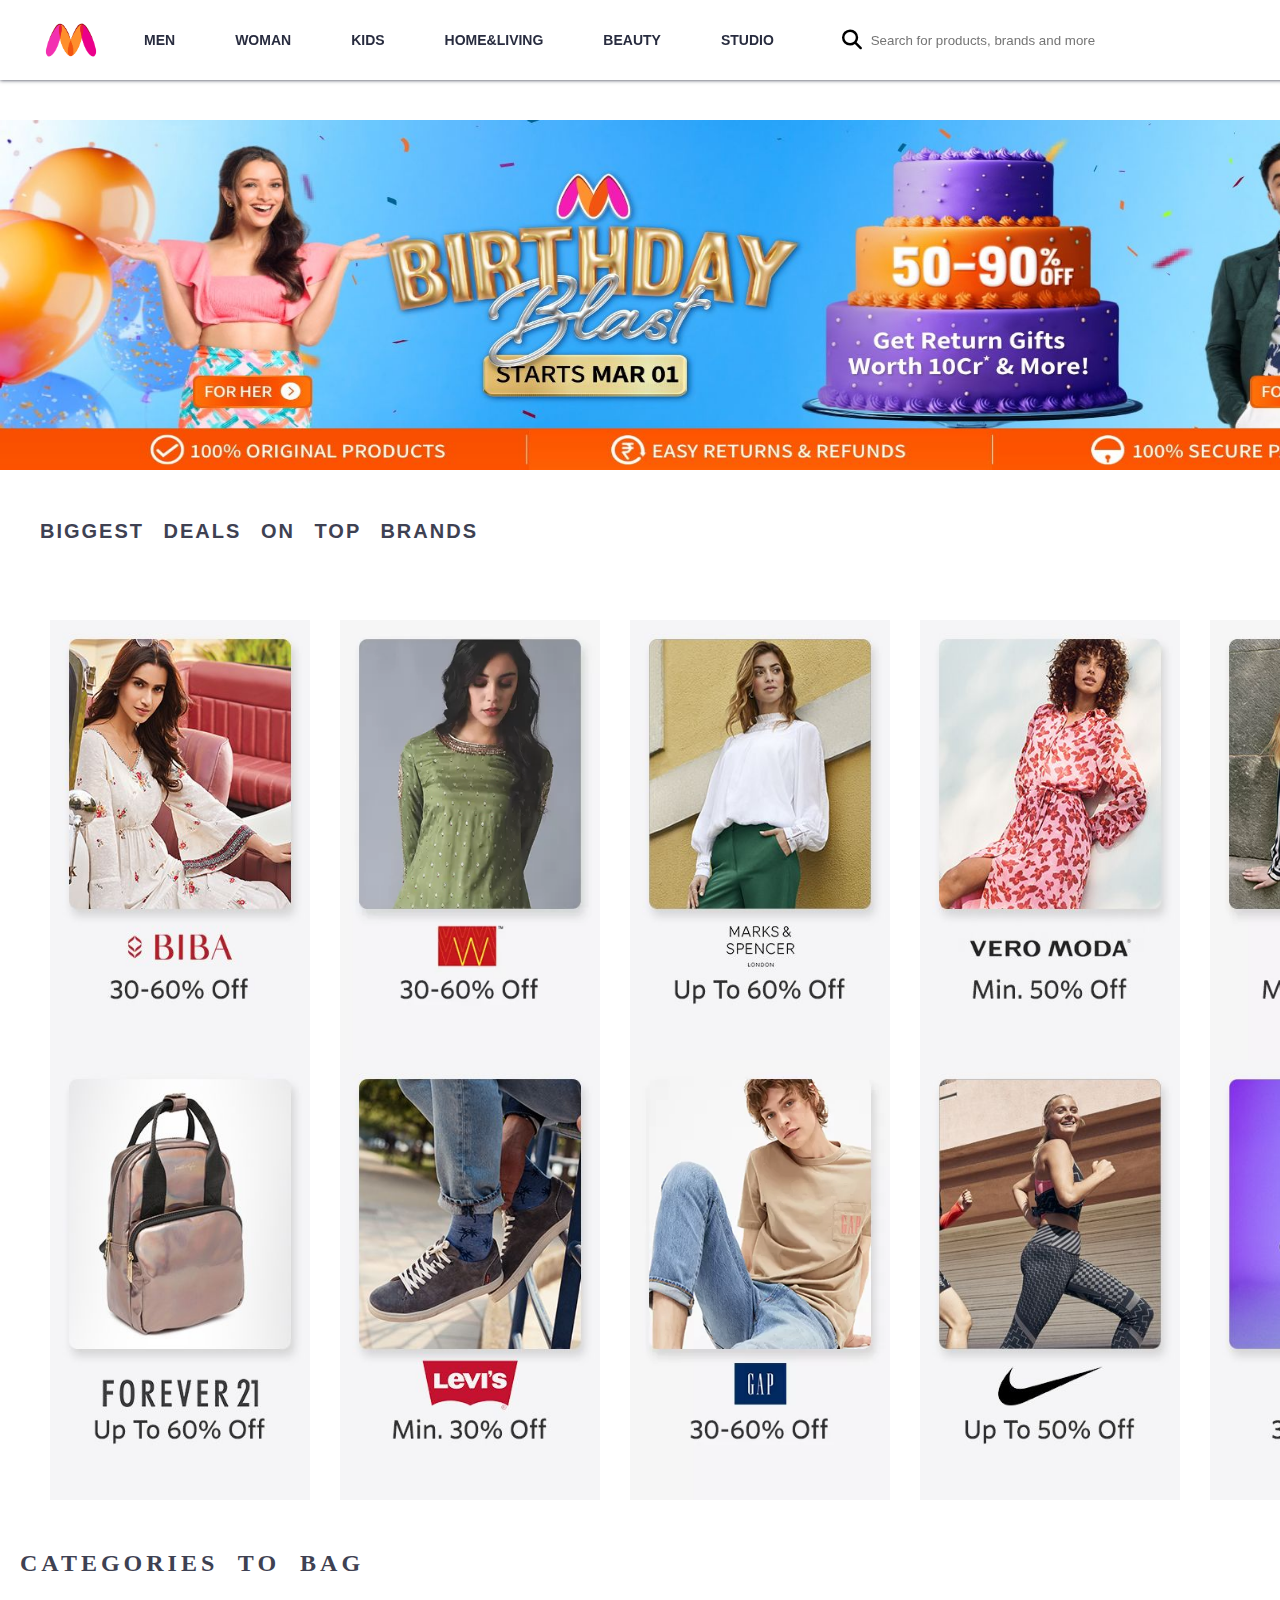
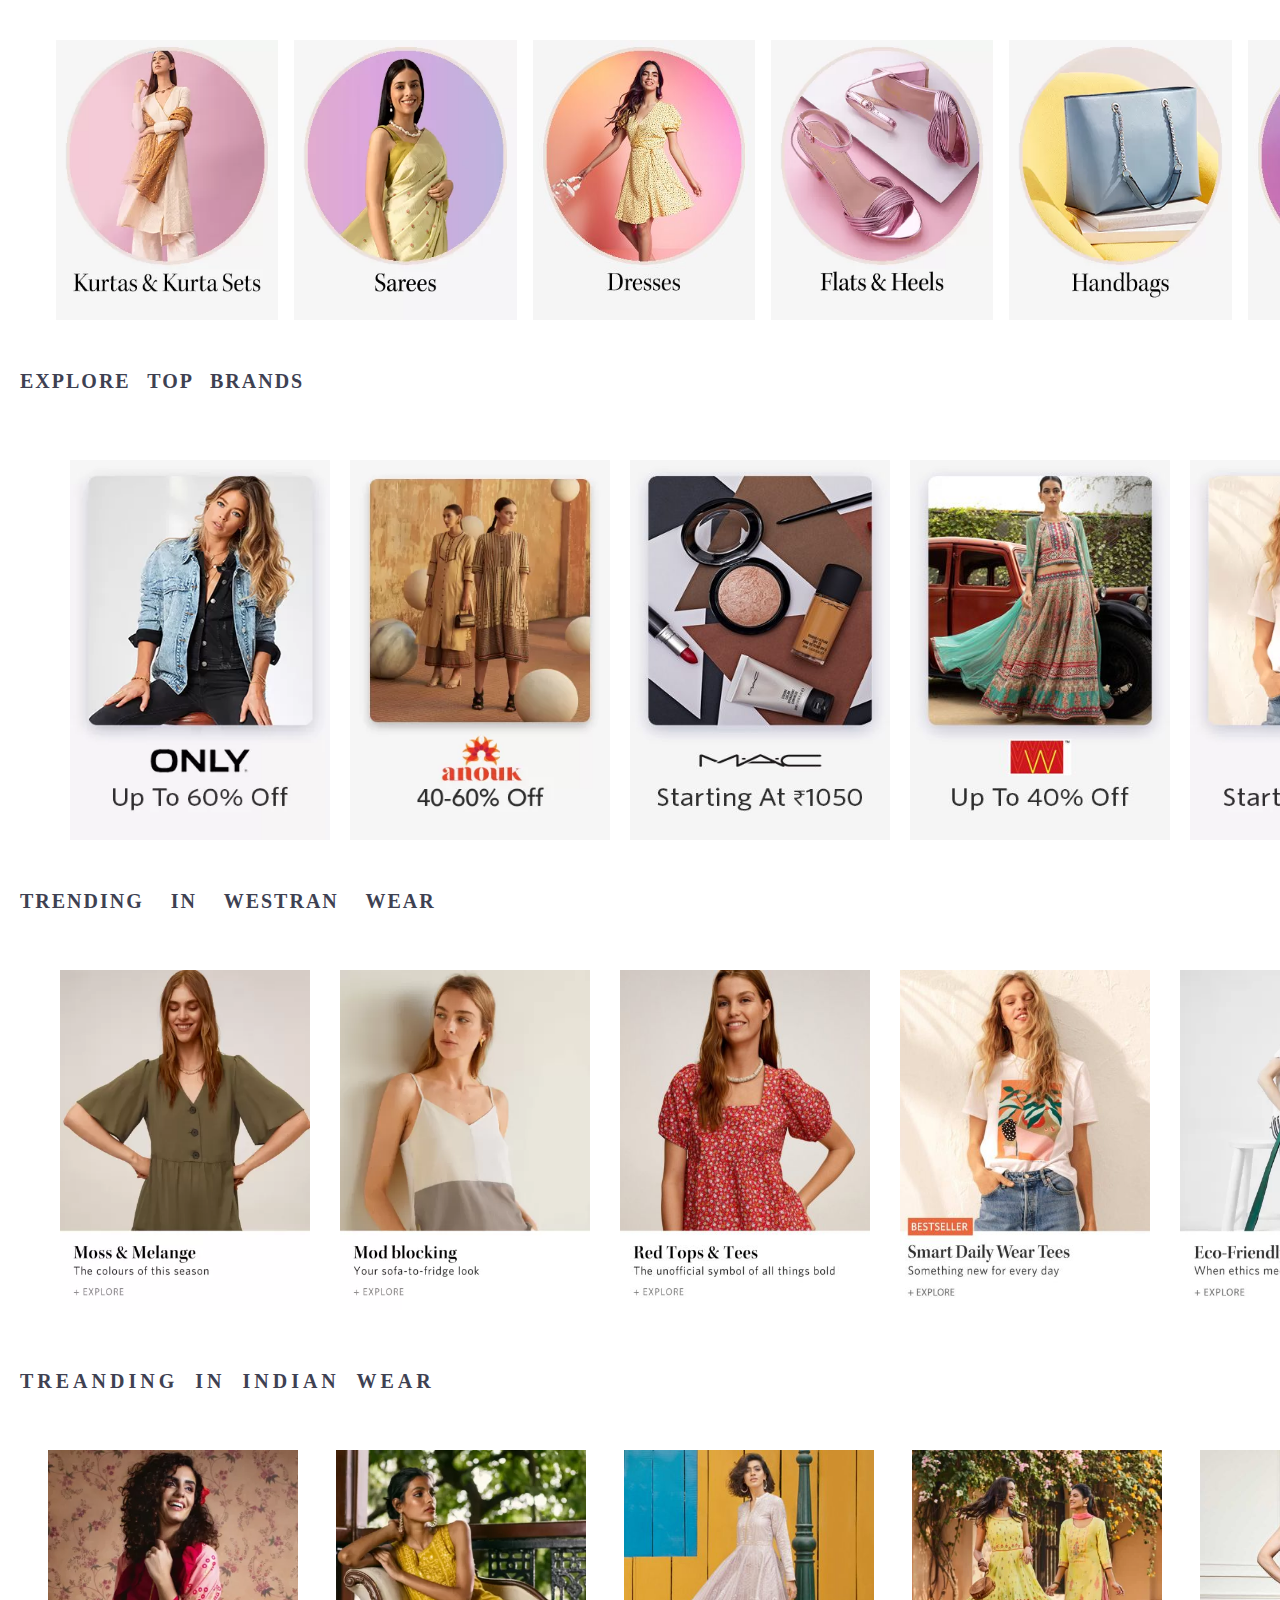
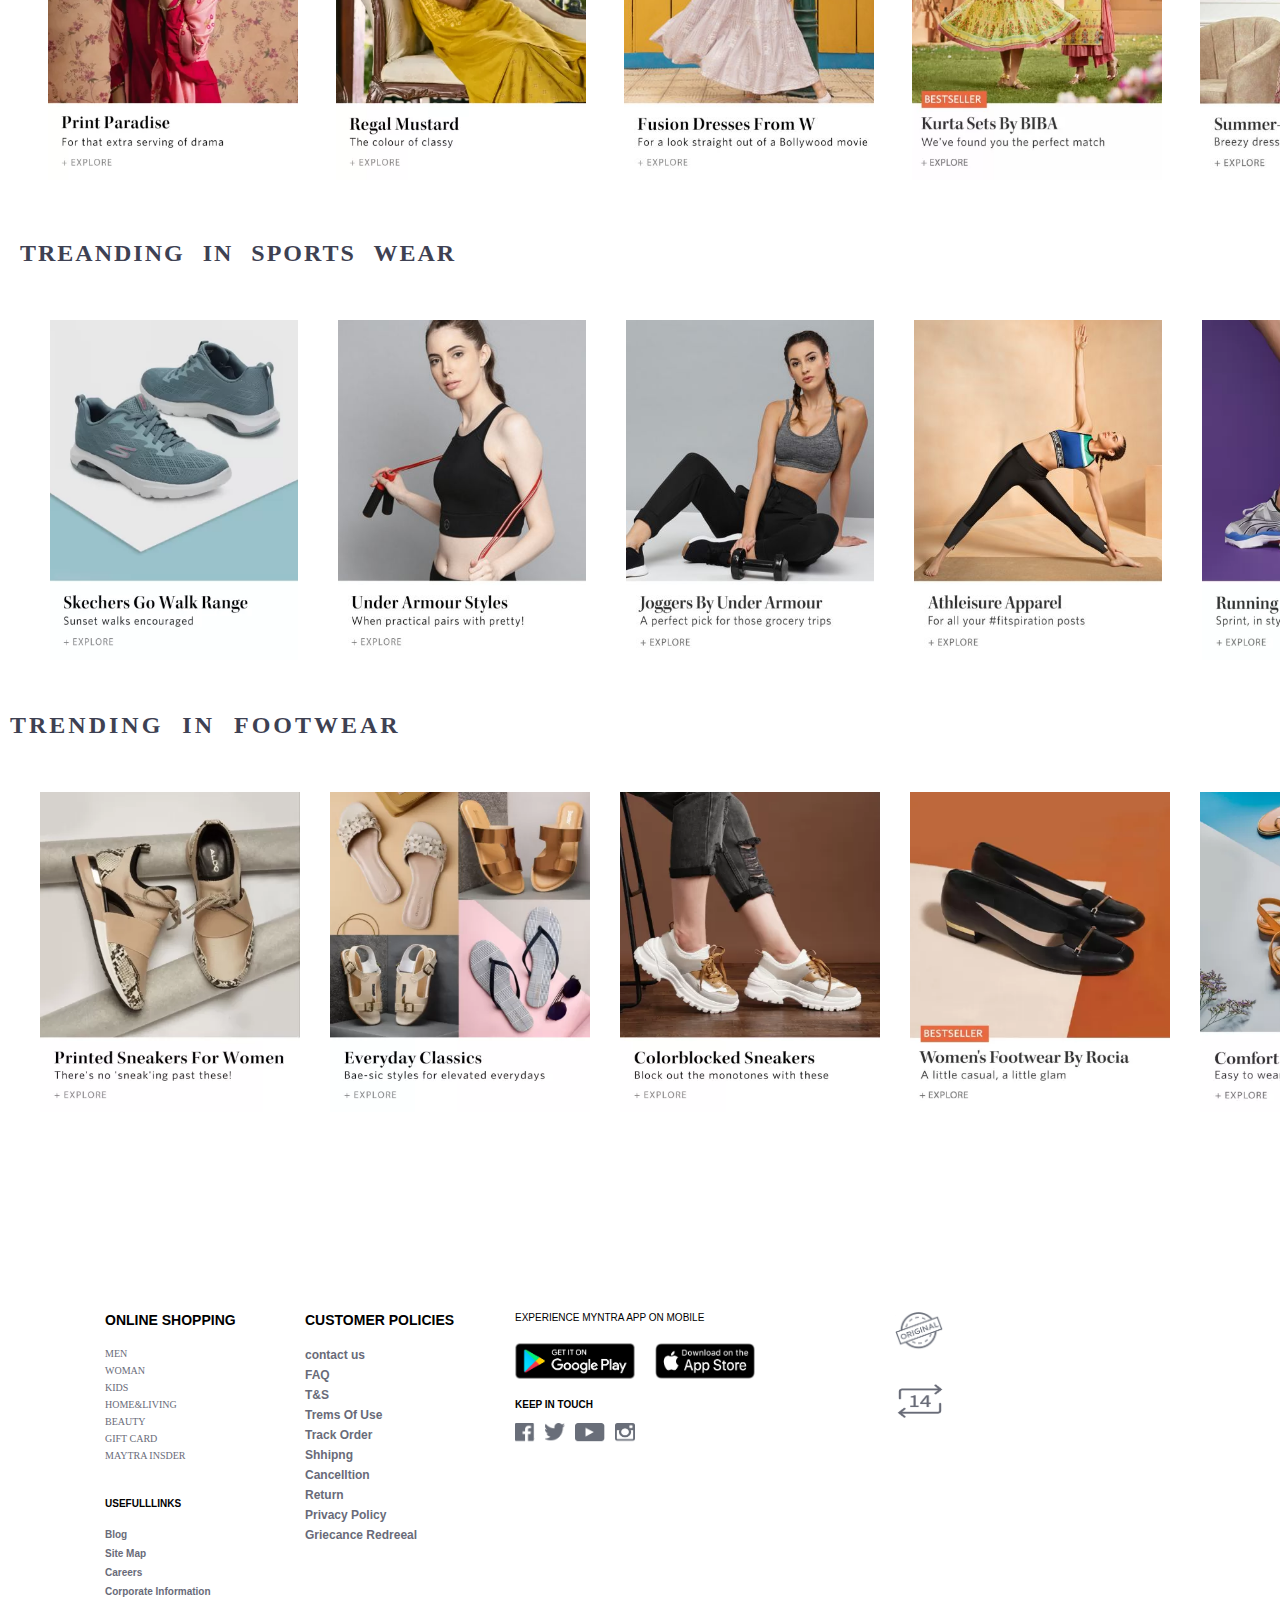
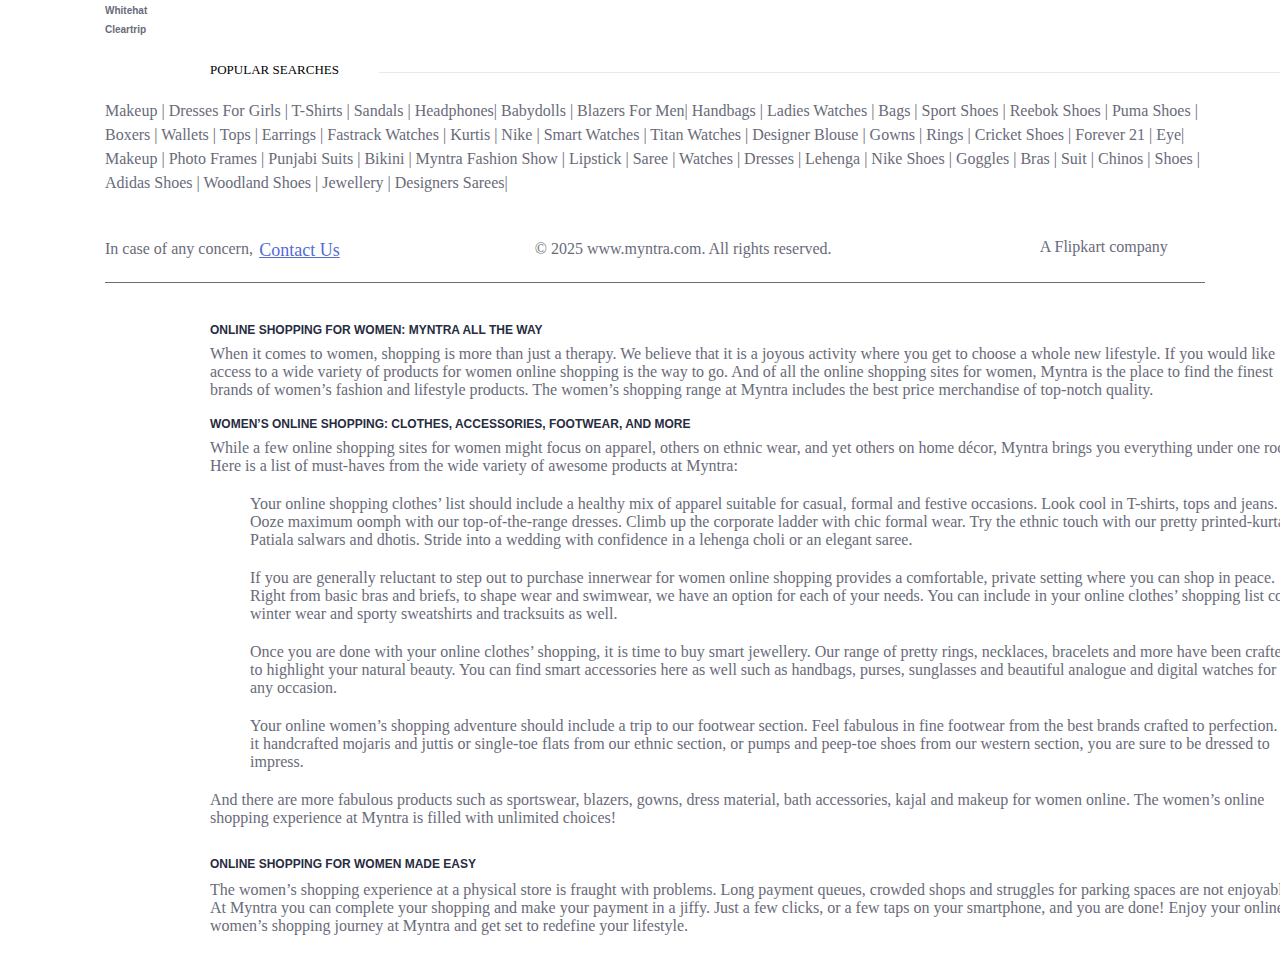
<file: woman.html>
<!DOCTYPE html>
<html lang="en">
<head>
    <title>WOMAN</title>
    <link rel="stylesheet" href="css/style.css">
    <link rel="stylesheet" href="https://cdnjs.cloudflare.com/ajax/libs/font-awesome/6.7.2/css/all.min.css"/>

</head>
<body>
    <header>
        <div class="website-logo">
            <a href="index.html">
                <img src="img/myntra.png" alt="logo" width="100%" height="100%">
            </a>
        </div>
        <div class="nav">
            <ul>
                <li class="menuc"><a href=""><b>MEN</b></a>
                    <div class="megameanu">
                        <div class="itemsmenu">
                            <h3 style="color: #ee5f73;">Topwear</h3>
                            <p> <a href="shirt.html">T-Shirt</a></p>
                            <p>Casual Shirt</p>
                            <p>Formal Shirt</p>
                            <p>Sweaters</p>
                            <p>Jackets</p>
                            <p>Blazers & coats</p>
                            <p>Suits</p>
                            <p>Rain Jackets</p>
                            <div class="bo"></div>
                            <h3 style="color: #ee5f73;margin-top: 20px;">Indian & Festive Wear</h3>
                            <p>Kurtas & kurta Sets</p>
                            <p>Sherwanis</p>
                            <p>Nehru Jackets</p>
                            <p>Dhoits</p>   
                        </div>
                        <div class="itemsme">
                            <h3 style="color: #ee5f73;">Bottomwear</h3>
                            <p>jeans</p>
                            <p>Causal Trousers</p>
                            <p>Formal Trousers</p>
                            <p>Shorts</p>
                            <p>Track Pants & Joggers</p>
                            <div class="bo"></div>
                            <h3 style="color: #ee5f73;margin-top: 20px;">Innerwear & Sleepwear</h3>
                            <p>Briefs & Trunks</p>
                            <p>Boxers</p>
                            <p>Vests</p>
                            <p>Sleepwear & Loungewear</p>
                            <p>Thermals</p>
                            <h3 style="color: #ee5f73;margin-top: 20px;">Plus Size</h3>
                        </div>
                        <div class="itemsme">
                            <h3 style="color: #ee5f73;">footwear</h3>
                            <p>Casual Shoes</p>
                            <p>Sports Shoes</p>
                            <p>Formal Shoes</p>
                            <p>Sneakers</p>
                            <p>Sandals & Floaters</p>
                            <p>Flip Flops</p>
                            <p>Socks</p>
                            <div class="bo"></div>
                            <h3 style="color: #ee5f73;margin-top: 20px;">Personal Care & Grooming</h3>
                            <h3 style="color: #ee5f73;margin-top: 20px;">Sunglasses & Frames</h3>
                            <h3 style="color: #ee5f73;margin-top: 20px;">Watches</h3>
                            </div>
                            <div class="itemsme"><h3 style="color: #ee5f73;">Sports & Active Wear</h3>
                                <p>Sports Shoes</p>
                                <p>Sports Sandals</p>
                                <p>Active T-Shirts</p>
                                <p>Track Pants & Shorts</p>
                                <p>Tracksuits</p>
                                <p>Jackets & Sweatshirts</p>
                                <p>Sports Accessories</p>
                                <p>Swimwear</p>
                                <div class="bo"></div>
                                <h3 style="color: #ee5f73;margin-top: 10px;">Gadgets</h3>
                                <p>Smart Wearables</p>
                                <p>Fitness Gadgets</p>
                                <p>Headphones</p>
                                <p>Speakers</p>
                        </div>
                        <div class="itemsme"><h3 style="color: #ee5f73;">Fashion Accessories</h3>
                            <p>Wallets</p>
                            <p>Belts</p>
                            <p>Perfumes & Body Mists</p>
                            <p>Trimmers</p>
                            <p>Deodorants</p>
                            <p>Ties, Cufflinks & Pocket Squares</p>
                            <p>Accessory Gift Sets</p>
                            <p>Caps & Hats</p>
                            <p>Mufflers, Scarves & Gloves</p>
                            <p>Phone Cases</p>
                            <p>Rings & Wristwear</p>
                            <p>Helmets</p>
                            <div class="bo"></div>
                            <h3 style="color: #ee5f73;margin-top: 20px;">Bags & Backpacks</h3>
                            <h3 style="color: #ee5f73;margin-top: 20px;">Luggages & Trolleys</h3>
                    </div>
                </li>
                <li><a href="woman.html"><b>WOMAN</b></a>
                    <div class="megameanu">
                        <div class="itemsmenu">
                            <h3 style="color: #fb56c1;font-size: 14px;">Indian & Fusion Wear</h3>
                            <p><a href="shirt.html">T-Shirt</a></p>
                            <p>Kurtas & Suits</p>
                            <p>Kurtis, Tunics & Tops</p>
                            <p>Sarees</p>
                            <p>Ethnic Wear</p>
                            <p style="font-size: 13px;margin-top: 4px;">Leggings, Salwars & Churidars</p>
                            <p style="margin-top: 10px;">Skirts & Palazzos</p>
                            <p style="margin-top: 6px;">Dress Materials</p>
                            <P>Shorts</P>
                            <P>Boxers</P>
                            <div class="bo"></div>
                            <h3 style="color: #fb56c1;margin-top: 20px; font-size: 14px;">Belts, Scarves & More</h3>
                            <h3 style="color: #fb56c1;margin-top: 20px;font-size: 14px;">Watches & Wearables</h3>
                        </div>
                        <div class="itemsme">
                            <h3 style="color: #fb56c1;font-size: 14px;">Western Wear</h3>
                            <p>Dresses</p>
                            <p>Tops</p>
                            <p>Tshirts</p>
                            <p>Jeans</p>
                            <p>Trousers & Capris</p>
                            <p>Shorts & Skirts</p>
                            <p>Co-ords</p>
                            <p>Playsuits</p>
                            <p>Jumpsuits</p>
                            <p>Shrugs</p>
                            <p>Sweaters & Sweatshirts</p>
                            <p>Jackets & Coats</p>
                            <p>Blazers & Waistcoats</p>
                            <p>Plus Size</p>
                            <div class="bo"></div>
                            <h3 style="color: #fb56c1;margin-top: 20px;font-size: 14px;">Plus Size</h3>
                        </div>
                        <div class="itemsme">
                            <h3 style="color: #fb56c1;font-size: 14px;">Maternity</h3>
                            <h3 style="color: #fb56c1;margin-top: 20px;font-size: 14px;">Sunglasses & Frames</h3>
                            <h3 style="color: #fb56c1;margin-top: 20px;font-size: 14px;">Footwear</h3>
                            <p>Flats</p>
                            <p>Casual Shoes</p>
                            <p>Heels</p>
                            <p>Boots</p>
                            <p>Sports Shoes & Floaters</p>
                            <div class="bo"></div>
                            <h3 style="color: #fb56c1;margin-top: 20px;font-size: 14px;">Sports & Active Wear</h3>
                            <p>Clothing</p>
                            <p>Footwear</p>
                            <p>Sports Accessories</p>
                            <p>Sports Equipment</p>
                            </div>
                            <div class="itemsme"><h3 style="color: #fb56c1;font-size: 14px;">Lingerie & Sleepwear</h3>
                                <p>Bra</p>
                                <p>Briefs</p>
                                <p>Shapewear</p>
                                <p>Sleepwear & Loungewear</p>
                                <p>Swimwear</p>
                                <p>Camisoles & Thermals</p>
                                <div class="bo"></div>
                                <h3 style="color: #fb56c1;margin-top: 10px;font-size: 14px;">Beauty & Personal Care</h3>
                                <p>Makeup</p>
                                <p>Skincare</p>
                                <p>Premium Beauty</p>
                                <p>Lipsticks</p>
                                <p>Fragrances</p>
                        </div>
                        <div class="itemsme"><h3 style="color: #fb56c1;font-size: 14px;">Gadgets</h3>
                            <p>Smart Wearables</p>
                            <p>Fitness Gadgets</p>
                            <p>Headphones</p>
                            <p>Speakers</p>
                            <div class="bo"></div>
                            <h3 style="color: #fb56c1;margin-top: 20px;font-size: 14px;">Jewellery</h3>
                            <p>Fashion Jewellery</p>
                            <p>Fine Jewellery</p>
                            <p>Earrings</p>
                            <h3 style="color: #fb56c1;margin-top: 20px;font-size: 14px;">Backpacks</h3>
                            <h3 style="color: #fb56c1;margin-top: 20px;font-size: 14px;">Handbags, Bags & Wallets</h3>
                            <h3 style="color: #fb56c1;margin-top: 20px;font-size: 14px;">Luggages & Trolleys</h3>

                    </div>
                </li>
                <li><a href=""><b>KIDS</b></a></li>
                <li><a href="liveing.html"><b>HOME&LIVING</b></a></li>
                <li><a href=""><b>BEAUTY</b></a></li>
                <li><a href=""><b>STUDIO</b></a></li>
            </ul>
        </div>
        <div class="input">
            <div class="serchion">
                <i class="fa-solid fa-magnifying-glass"></i>
            </div>
            <div class="maininput">
                <input type="text" placeholder="Search for products, brands and more" >
            </div>

        </div>
        <div class="meanubar">
            <div class="man"><i class="fa-solid fa-user"></i>
                <p><a href="">profile</a></p>
            </div>
            <div class="man">
                <i class="fa-regular fa-heart"></i>
                <p><a href="">Wishlist</a></p>
            </div>
            <div class="man">
                <i class="fa-solid fa-bag-shopping"></i>
                <p><a href="">Bag</a></p>
            </div>
        </div>
</header>
<div class="banner">
    <img src="img/banner.jpg" width="100%" height="100%" alt="">
</div>
<div class="deals">
<h1>BIGGEST DEALS ON TOP BRANDS</h1>
</div>
<div class="bigimg">
    <div class="imgbrand"><a href=""><img src="img2/big1.jpg" width="100%" height="100%" alt=""></a></div>
    <div class="imgbrand"><a href=""><img src="img2/big2.jpg" width="100%" height="100%" alt=""></a></div>
    <div class="imgbrand"><a href=""><img src="img2/big3.jpg" width="100%" height="100%" alt=""></a></div>
    <div class="imgbrand"><a href=""><img src="img2/big4.jpg" width="100%" height="100%" alt=""></a></div>
    <div class="imgbrand"><a href=""><img src="img2/big5.jpg" width="100%" height="100%" alt=""></a></div>
    <div class="imgbrand"><a href=""><img src="img2/big6.jpg" width="100%" height="100%" alt=""></a></div>
    <div class="imgbrand"><a href=""><img src="img2/big7.jpg" width="100%" height="100%" alt=""></a></div>
    <div class="imgbrand"><a href=""><img src="img2/big8.jpg" width="100%" height="100%" alt=""></a></div>
    <div class="imgbrand"><a href=""><img src="img2/big9.jpg" width="100%" height="100%" alt=""></a></div>
   <div class="imgbrand"><a href=""><img src="img2/big10.jpg" width="100%" height="100%" alt=""></a></div>
    </div>
</div>
<div class="Categories">
    <h2><a href="">CATEGORIES TO BAG</a></h2>
</div>
<div class="CATBAG">
    <div class="to"><a href=""><img src="img2/TO1.JPG" width="100%" height="100%" alt=""></a></div>
    <div class="to"><a href=""><img src="img2/TO2.webp" width="100%" height="100%" alt=""></a></div>
    <div class="to"><a href=""><img src="img2/TO3.jpg" width="100%" height="100%" alt=""></a></div>
    <div class="to"><a href=""><img src="img2/TO4.JPG" width="100%" height="100%" alt=""></a></div>
    <div class="to"><a href=""><img src="img2/TO5.JPG" width="100%" height="100%" alt=""></a></div>
    <div class="to"><a href=""><img src="img2/TO6.jpg" width="100%" height="100%" alt=""></a></div>
</div>
<div class="Explore">
    <h1><a href="">EXPLORE TOP BRANDS</a></h1>
</div>
<div class="ex">
    <div class="eximg"><a href=""><img src="img2/ex1.jpg"width="100%" height="100%" alt=""></a></div>
    <div class="eximg"><a href=""><img src="img2/ex2.jpg"width="100%" height="100%" alt=""></a></div>
    <div class="eximg"><a href=""><img src="img2/ex3.jpg"width="100%" height="100%" alt=""></a></div>
    <div class="eximg"><a href=""><img src="img2/ex4.jpg"width="100%" height="100%" alt=""></a></div>
    <div class="eximg"><a href=""><img src="img2/ex5.jpg"width="100%" height="100%" alt=""></a></div>
</div>
<div class="Trending">
    <h1><a href="">TRENDING IN WESTRAN WEAR</a></h1>
</div>
<div class="TWES">
    <div class="TWEIMG"><a href=""><img src="img2/TWE1.JPG" width="100%" height="100%" alt=""></a></div>
    <div class="TWEIMG"><a href=""><img src="img2/TWE2.JPG" width="100%" height="100%" alt=""></a></div>
    <div class="TWEIMG"><a href=""><img src="img2/TWE3.jpg" width="100%" height="100%" alt=""></a></div>
    <div class="TWEIMG"><a href=""><img src="img2/TWE4 .jpg" width="100%" height="100%" alt=""></a></div>
    <div class="TWEIMG"><a href=""><img src="img2/TWE5.JPG" width="100%" height="100%" alt=""></a></div>

</div>
<div class="trending">
    <h1><a href="">TREANDING IN INDIAN WEAR</a></h1>
</div>
<div class="trimg">
    <div class="trimgbox"><a href=""><img src="img2/tr1.jpg" width="100%" height="100%" alt=""></a></div>
    <div class="trimgbox"><a href=""><img src="img2/tr2.jpg" width="100%" height="100%" alt=""></a></div>
    <div class="trimgbox"><a href=""><img src="img2/tr3.jpg" width="100%" height="100%" alt=""></a></div>
    <div class="trimgbox"><a href=""><img src="img2/tr4.jpg" width="100%" height="100%" alt=""></a></div>
    <div class="trimgbox"><a href=""><img src="img2/tr5.jpg" width="100%" height="100%" alt=""></a></div>
</div>
<div class="sports">
    <h1><a href="">TREANDING IN SPORTS WEAR</a></h1>
</div>
<div class="insports">
    <div class="sportsimg"><a href=""><img src="img2/spo1.jpg" width="100%" height="100%" alt=""></a></div>
    <div class="sportsimg"><a href=""><img src="img2/spo2.jpg" width="100%" height="100%" alt=""></a></div>
    <div class="sportsimg"><a href=""><img src="img2/spo3.jpg" width="100%" height="100%" alt=""></a></div>
    <div class="sportsimg"><a href=""><img src="img2/spo4.jpg" width="100%" height="100%" alt=""></a></div>
    <div class="sportsimg"><a href=""><img src="img2/spo5.jpg" width="100%" height="100%" alt=""></a></div>
</div>
<div class="foot">
    <h1><a href="">TRENDING IN FOOTWEAR</a></h1>
</div>
<div class="footbox">
    <div class="footimg"><a href=""><img src="img2/foot1.jpg" width="100%" height="100%" alt=""></a></div>
    <div class="footimg"><a href=""><img src="img2/foot2.jpg" width="100%" height="100%" alt=""></a></div>
    <div class="footimg"><a href=""><img src="img2/foot3.jpg" width="100%" height="100%" alt=""></a></div>
    <div class="footimg"><a href=""><img src="img2/foot4.jpg" width="100%" height="100%" alt=""></a></div>
    <div class="footimg"><a href=""><img src="img2/foot5.jpg" width="100%" height="100%" alt=""></a></div>
</div>
    </div>
    </div>
<footer>
    <div class="footer">
        <div class="online">
            <div class="fonline">
            <p><a href="">ONLINE SHOPPING</a></p>
            <div class="mebox">
            <ul>
                <li><a href="#">MEN</a></li>
                <li><a href="#">WOMAN</a></li>
                <li><a href="#">KIDS</a></li>
                <li><a href="#">HOME&LIVING</a></li>
                <li><a href="#">BEAUTY</a></li>
                <li><a href="#">GIFT CARD</a></li>
                <LI><a href="#">MAYTRA INSDER</a></LI>
            </ul>
        </div>
        <div class="usefullinks"><a href="#">USEFULLLINKS</a>
            <div class="USEFULLme">
                <ul>
                    <li><a href="">Blog</a></li>
                    <li><a href="">Site Map</a></li>
                    <li><a href="">Careers</a></li>
                    <li><a href="">Corporate Information</a></li>
                    <li><a href="">Whitehat</a></li>
                    <li><a href="">Cleartrip</a></li>
                </ul>
            </div>
        </div>
       
        </div>
        <div class="CUSTOMER"><a href="">CUSTOMER POLICIES</a>
             <div class="coustomerpolicies">
                <ul>
                    <li><a href="">contact us</a></li>
                    <li><a href="">FAQ</a></li>
                    <li><a href="">T&S</a></li>
                    <li><a href="">Trems Of Use</a></li>
                    <li><a href="">Track Order</a></li>
                    <li><a href="">Shhipng</a></li>
                    <li><a href="">Cancelltion</a></li>
                    <li><a href="">Return</a></li>
                    <li><a href="">Privacy Policy</a></li>
                    <li><a href="">Griecance Redreeal</a></li>
                </ul>
            </div>
        </div>
        <div class="EXPERIENCE">EXPERIENCE MYNTRA APP ON MOBILE
            <div class="gplayimg"><a href="">
                <img src="img/gplay.jpg" width="100%" height="100%" alt="">
            </div></a>
            <div class="appimg">
                <a href=""><img src="img/app.png" width="100%" height="100%" alt="">
            </div></a>
            <div class="keep">KEEP IN TOUCH</div>
            <div class="social">
                <div class="f"><a href=""><img src="img/fab.jpg" width="100%" height="100%" alt=""></div></a>
                <div class="fb"><a href=""><img src="img/twiter.jpg" width="100%" height="100%" alt=""></div></a>
                <div class="fa"><a href=""><img src="img/youtube.jpg" width="100%" height="100%" alt=""></div></a>
                <div class="fb"><a href=""><img src="img/instagram.jpg" width="100%" height="100%" alt=""></div></a>
            </div>
        </div>
        <div class="trems">
            <div class="orginal">
                <div class="imgo"><a href=""><img src="img/orginal.jpg" width="100%" height="100%" alt="">
                    <!-- <p>100% ORIGINAL guarantee for all products at myntra.com</p> -->
                </div></a>
                <div class="retune">
                    <div class="imgr"><a href=""><img src="img/return.jpg" width="100%" height="100%" alt=""></div></a>
            </div>
            </div>
        </div>
        </div>
        <div class="popler">
            <div class="POtext">POPULAR SEARCHES</div>
            <div class="boderup"></div>
        </div>
        <div class="typeall"><ul> <li><a href="">Makeup | Dresses For Girls | T-Shirts | Sandals | Headphones| Babydolls | Blazers For Men| Handbags | Ladies Watches | Bags | Sport Shoes | Reebok Shoes | Puma Shoes |</li> <li> Boxers | Wallets | Tops | Earrings | Fastrack Watches | Kurtis | Nike | Smart Watches | Titan Watches | Designer Blouse | Gowns | Rings | Cricket Shoes | Forever 21 | Eye|</li> <li> Makeup | Photo Frames | Punjabi Suits | Bikini | Myntra Fashion Show | Lipstick | Saree | Watches | Dresses | Lehenga | Nike Shoes | Goggles | Bras | Suit | Chinos | Shoes |</li> <li> Adidas Shoes | Woodland Shoes | Jewellery | Designers Sarees|</li> </ul></div>
            <div class="compny">
                <div class="case">In case of any concern,</div>
                <div class=" Conus"> Contact Us</div>
                <div class="allright">© 2025 www.myntra.com. All rights reserved.</div>
                <div class="flipkart">A Flipkart company</div>
            </div>
            <div class="ofboder"></div>
            <div class="wofote">
                <h3>ONLINE SHOPPING FOR WOMEN: MYNTRA ALL THE WAY</h3>
                <p style="margin-top: 8px;color: #696b79;">When it comes to women, shopping is more than just a therapy. We believe that it is a joyous activity where you get to choose a whole new lifestyle. If you would like access to a wide variety of products for women online shopping is the way to go. And of all the online shopping sites for women, Myntra is the place to find the finest brands of women’s fashion and lifestyle products. The women’s shopping range at Myntra includes the best price merchandise of top-notch quality.</p>
                <br>
                <h3>WOMEN’S ONLINE SHOPPING: CLOTHES, ACCESSORIES, FOOTWEAR, AND MORE</h3>
                <p style="margin-top: 8px;color: #696b79;">While a few online shopping sites for women might focus on apparel, others on ethnic wear, and yet others on home décor, Myntra brings you everything under one roof. Here is a list of must-haves from the wide variety of awesome products at Myntra:</p>
                <div class="wofonumber">
                    <ul>
                        <li>Your online shopping clothes’ list should include a healthy mix of apparel suitable for casual, formal and festive occasions. Look cool in T-shirts, tops and jeans. Ooze maximum oomph with our top-of-the-range dresses. Climb up the corporate ladder with chic formal wear. Try the ethnic touch with our pretty printed-kurtas, Patiala salwars and dhotis. Stride into a wedding with confidence in a lehenga choli or an elegant saree.</li>
                        <li>If you are generally reluctant to step out to purchase innerwear for women online shopping provides a comfortable, private setting where you can shop in peace. Right from basic bras and briefs, to shape wear and swimwear, we have an option for each of your needs. You can include in your online clothes’ shopping list cosy winter wear and sporty sweatshirts and tracksuits as well.</li>
                        <li>Once you are done with your online clothes’ shopping, it is time to buy smart jewellery. Our range of pretty rings, necklaces, bracelets and more have been crafted to highlight your natural beauty. You can find smart accessories here as well such as handbags, purses, sunglasses and beautiful analogue and digital watches for any occasion.</li>
                        <li>Your online women’s shopping adventure should include a trip to our footwear section. Feel fabulous in fine footwear from the best brands crafted to perfection. Be it handcrafted mojaris and juttis or single-toe flats from our ethnic section, or pumps and peep-toe shoes from our western section, you are sure to be dressed to impress.</li>
                    </ul>
                </div>
                <p style="margin-top: 20px;color: #696b79;">And there are more fabulous products such as sportswear, blazers, gowns, dress material, bath accessories, kajal and makeup for women online. The women’s online shopping experience at Myntra is filled with unlimited choices!</p>
                <h3 style="margin-top: 30px;">ONLINE SHOPPING FOR WOMEN MADE EASY</h3>
                <p style="margin-top: 10px;color: #696b79;">The women’s shopping experience at a physical store is fraught with problems. Long payment queues, crowded shops and struggles for parking spaces are not enjoyable. At Myntra you can complete your shopping and make your payment in a jiffy. Just a few clicks, or a few taps on your smartphone, and you are done! Enjoy your online women’s shopping journey at Myntra and get set to redefine your lifestyle.</p>
            </div>
        </div>
        </div>
        </div>
    </div>
</footer>   
</body>
</html>
</file>
<file: css/style.css>
*{
    padding: 0px;
    margin: 0px;
    text-decoration: none;
    box-sizing: border-box;
    color: inherit;
    list-style: none;

}
header{
    padding: 20px;
    height: 80px;
    background-color: white;
    display: flex;
    align-items: center;
    justify-content: space-between;
    box-shadow: 0PX 0PX 4PX #282c3f;
    position: relative;
    position: fixed;
    top: 0px;
    left: 0px;
    z-index: 99;
}
.website-logo {
    width: 64px;
    height: 60px;
    /* background-color: green */
    margin-left: 20px;
    /* background: url('../img/logo.png'); */
    background-size: 1404px 105px;
    background-position: -462px 0px;
}
.megameanu{
    width: 80%;
    height: 450px;
    background-color: white;
    position: absolute;
    top: 100%;
    left: 0px;  
    opacity: 0;
    transition: 1s;
    visibility: hidden;
    cursor: pointer;
    display: flex;
    margin-left: 100px;
    box-shadow: 0px 10px 10px #3e4152;

}
.itemsmenu{
    width: 14%;
    height: 90%;
    /* background-color: red; */
    margin: 2% 30px;  
}

.itemsmenu p:hover{
    color: black;
    transform: scale(1.1);
    transition: .5s;

}

.itemsmenu p{
    margin-top: 6px;
    color: #282c3f;
    font-family: Cambria, Cochin, Georgia, Times, 'Times New Roman', serif;
}

.itemsme{
    width: 19%;
    height: 90%;
    /* background-color: red; */
    margin: 2% 5px;
}

.itemsme p:hover{
    color: black;
    transform: scale(1.1);
    transition: .9s;
}

.bo{
    width: 180px;
    border: 0.5px #94969f solid;
    margin-top: 20px;

}

.itemsme p{
    margin-top: 6px;
    color: #282c3f;
    font-family: Cambria, Cochin, Georgia, Times, 'Times New Roman', serif;
    font-weight: none;
}

.nav ul{
    display: flex;
    gap: 20px;
}
.nav{
    margin-left: 20px;
}
.nav>ul>li:hover .megameanu{
    opacity: 1;
    visibility: visible;
}
.nav>ul>li{
    padding: 20px;
    color: #282c3f;
    font-size: 14px;
    /* font-weight: bold; */
    cursor: pointer ;
    font-family: arial;
}
.input{
    width: 470px;
    height: 30px;
    /* background-color: aqua; */
    margin-left: 40px;
    display: flex;
}
.serchion{
    width: 40px;
    height: 30px;
    /* background-color: brown; */
    align-items: center;
    justify-content: center;
    display: flex;
    cursor: pointer;
}
.serchion i{
    font-size: 20px;
}
.maininput{
    width: 100%;
    outline: none;
    border: none;
}
.maininput input{   
    height: 100%;
    width: 100%;
    border: none;
}
.meanubar{
    width: 220px;
    height: 40px;
    /* background-color: gold; */
    display: flex;
    margin-left: -15px;
}
.man{
    width: 50px;
    height: 40px;
     /* background-color: brown; */
    margin-left: 10px;
    justify-content: center;
    cursor: pointer;
    align-items: center;
    text-align: center;
}
.man p{
    font-size: 13px;
    font-weight: bold;
    color: #282c3f;
}
.main{
    width: 1300px;
    height: 180px;
    background-color: blue;
    margin: auto;
    margin-top: 100px;
}
.banner{
    width: 1518px;
    height: 350px;
    background-color: red;
    margin-top: 120px;

}
.medal{
    width: 700px;
    height: 40px;
    /* background-color: blue; */
    margin-top: 80px;
    margin-left: 30px;

}
.medal h1{
    text-align: center;
    margin-top: 30px;
    word-spacing: 20px;
    letter-spacing: 2px;
}
.imgboxcenter{
    width: 1500px;
    height: 300px;
    /* background-color: blue; */
    margin-top: 50px;
    display: flex;

}
.forimg{
    width: 250px;
    height: 300px;
    /* background-color: red; */

}
.grand{
    width: 500px;
    height: 40px;
    /* background-color: brown; */
    margin-top: 60px;
    margin-left: 30px;
    text-align: center;
    word-spacing: 14px;
    letter-spacing: 2px;
}
.grandimg{
    width: 1518px;
    height: 300px;
    /* background-color: chartreuse; */
    margin-top: 60px;
    display: flex;

}
.grandphoto{
    width: 250px;
    height: 300px;
    /* background-color: darkgreen; */
}
.shop{
    width: 500px;
    height: 50px;
    /* background-color: gold; */
    margin-top: 50px;
    margin-left: 20px;
}
.shop h1{
    text-align: center;
    word-spacing: 20px;
    letter-spacing: 2px;
}
.shopbox{
    width: 1518px;
    /* background-color: chartreuse; */
    margin-top: 40px;
    display: flex;
    flex-wrap: wrap;

}
.shopimg{
    width: 253px;
    height: 300px;
    /* background-color: red; */
   
}
.footer{
    width: 1519px;

}
.online{
    width: 1100px;
    height: 350px;
    /* background-color: brown; */
    margin: auto;
}
.online p{
    font-weight: bold;
    font-size: 14px;
    border: none;
    font-family: arial;
}
.fonline{
    width: 200px;
    height: 328px;
    /* background-color: red; */
    margin-top: 20px;
    float: left;

}
.mebox ul li{
    font-size: 10px;
    color: #696b79;
    margin-top: 6px;
}
.mebox{
    width: 200px;
    height: 130px;
    /* background-color: aqua; */
    margin-top: 20px;

}
.usefullinks{
    width: 100px;
    height: 10px;
    /* background-color: gold; */
    font-weight: bold;
    font-size: 10px;
    margin-top: 20px;
    font-family: arial;
}
.USEFULLme{
    width: 200px;
    height: 110px;
    /* background-color: green; */
    margin-top: 20px;
}
.USEFULLme ul li{
    font-size: 10px;
    margin-top: 8px;
    color: #696b79;
}
.CUSTOMER{
    width: 170px;
    height: 230px;
    /* background-color: gold; */
    float: left;
    margin-top: 20px;
    font-size: 14px;
    font-family: ARIAL;
    font-weight: bold;
}
.coustomerpolicies{
    width: 170px;
    height: 200px;
    /* background-color: crimson; */
    margin-top: 20px;
    font-family: Arial, Helvetica, sans-serif;
    font-size: 12px;
    color: #696b79;
}
.coustomerpolicies ul li{
    margin-top: 6px;
}
.EXPERIENCE{
    width: 240px;
    height: 200px;
    /* background-color: blue; */
    float: left;
    margin-top: 20px;
    font-family: arial;
    font-size: 10px;
    margin-left: 40px;
    
}
.gplayimg{
    width: 120px;
    height: 36px;
    /* background-color: yellow; */
    margin-top: 20px;
    border-radius: 18px;
    border: none;
    float: left;
}
.appimg{
    width: 100px;
    height: 36px;
    /* background-color: darkgoldenrod; */
    float: left;
    margin-top: 20px;
    margin-left: 20px;
    border: none;

}
.keep{
    width: 100px;
    height: 20px;
    /* background-color: aqua; */
    float: left;
    margin-top: 20px;
    font-weight: bold;

}
.social{
    width: 200px;
    height: 40px;
    /* background-color: blueviolet; */
    margin-top: 100px;
    display: flex;

}
.fb{
    width: 20px;
    height: 20px;
    /* background-color: gold; */
    margin-left: 10px;
}
.f{
    width: 20px;
    height: 20px;

}
.fa{
    width: 30px;
    height: 20px;
    margin-left: 10px;
}
.trems{
    width: 270px;
    height: 120px;
    /* background-color: green; */
    float: left;
    margin-left: 140px;
    margin-top: 20px;
}
.orginal{
    width: 270px;
    height: 40px;
    /* background-color: gold; */
    display: flex;
    flex-wrap: wrap;
}

.ortext{
    width: 60px;
    height: 40px;
    /* background-color: red; */
    display: flex;
}

.imgo{
    width: 50px;
    height: 40px;
    /* background-color: blue; */
    font-size: 10px;
    display: flex;

}
.retune{
    width: 270px;
    height: 50px;
    /* background-color: violet; */
    margin-top: 30px;

}
.imgr{
    width: 50px;
    height: 40px;
    /* background-color: khaki; */
}

.deals{
    width: 600px;
    height: 50px;
    /* background-color: aqua; */
    margin-top: 50px;
    margin-left: 40px;
    color: #3e4152;
    font-family: Helvetica,Arial,sans-serif;
    font-size: 10px;
    letter-spacing: 2px;
    word-spacing: 12px;
}
.bigimg{
    width: 1450px;
    /* height:1020px; */
    /* background-color: gold; */
    display: flex;
    margin-top: 50px;
    flex-wrap: wrap;
    margin-left: 20px;
}
.imgbrand{
    width: 260px;
    height: 440px;
    background-color: green;
    margin-left: 30px;
}
.Categories{
    width: 350px;
    height: 40px;
    /* background-color: gold; */
    margin-top: 50px;
    word-spacing: 10px;
    letter-spacing: 4px;
    color: #3e4152;
    margin-left: 20px;
}
.CATBAG{
    width: 1430px;
    /* height: 328px; */
   /* background-color: gray; */
    margin-top: 50px;
    display: flex;
    margin-left: 40px;
}

.to{
    width: 230px;
    height: 280px;
    /* background-color: yellow; */
    margin-left: 16px;
}
.Explore{
    width: 300px;
    height: 40px;
    /* background-color: khaki; */
    margin-top: 50px;
    margin-left: 20px;
    color: #3e4152;
    font-size: 10px;
    letter-spacing: 2px;
    word-spacing: 10px;
}
.ex{
    width: 1400px;
    /* height: 400px; */
    /* background-color: darkgoldenrod; */
    margin-top: 50px;
    display: flex;
    margin-left: 50px;
}
.eximg{
    width: 380px;
    height: 380px;
    /* background-color: aqua; */
    margin-left: 20px;
}
.Trending{
    width: 450px;
    height: 30px;
    /* background-color: khaki; */
    font-size: 10px;
    word-spacing: 20px;
    margin-top: 50px;
    letter-spacing: 2px;
    margin-left: 20px;
    color: #3e4152;
}
.TWES{
    width: 1480px;
    height: 400px;
    /* background-color: gold; */
    margin-top: 50px;
    display: flex;
    margin-left: 30px;
}
.TWEIMG{
    width: 250px;
    height: 340px;
    /* background-color: green; */
    margin-left: 30px;

}
.shopimg2{
    width: 280px;
    /* height: 80px; */
    /* background-color: aqua; */
    display: flex;
    margin-left: 95px;
}
.trending{
    width: 550px;
    height: 30px;
    /* background-color: blue; */
    color: #3e4152;
    font-size: 10px;
    letter-spacing: 4px;
    margin-left: 20px;
    word-spacing: 8px;
}
.trimg{
    width: 1450px;
    height: 330px;
    /* background-color: brown; */
    margin-top: 50px;
    display: flex;
    margin-left: 10px;  
}
.trimgbox{
    width: 250px;
    height: 330px;
    /* background-color: chartreuse; */
    margin-left: 38px;
}
.sports{
    width: 600px;
    height: 30px;
    /* background-color: khaki; */
    margin-left: 20px;
    margin-top: 60px;
    color: #3e4152;
    font-size: 12px;
    letter-spacing: 2px;
    word-spacing: 10px;
}
.insports{
    width: 1440px;
    height: 342px;
    /* background-color: gold; */
    margin-top: 50px;
    display: flex;
    margin-left: 10px;
}
.sportsimg{
    width: 260px;
    height: 340px;
    /* background-color: green; */
    margin-left: 40px;
}
.foot{
    width: 600px;
    height: 30px;
    /* background-color: khaki; */
    font-size: 12px;
    margin-top: 50px;
    margin-left: 10px;
    color: #3e4152;
    letter-spacing: 3px;
    word-spacing: 10px;
}
.footbox{
    width: 1500px;
    height: 300px;
    /* background-color: gold; */
    margin-top: 50px;
    display: flex;
    margin-left: 10px;
}
.footimg{
    width: 260px;
    height: 320px;
    /* background-color: green; */
    margin-left: 30px;
}
.popler{
    width: 1100px;
    height: 20px;
    /* background-color: gold; */
    margin-left: 210px;
    margin-top: 20px;
    display: flex;

}
.POtext{
    width: 170px;
    height: 20px;
    /* background-color: green; */
    font-size: 13px;

}
.boderup{
    width: 85%;
    height: 1px;
    background-color: #eaeaec;
    margin-top: 10px;
    
}
.typeall{
    width: 1100px;
    height: 100px;
    /* background-color: red; */
    margin: 20px auto;
    
}
.typeall ul li{
    margin-top: 6px;
    color: #696b79;
}
.compny{
    width: 1100px;
    height: 20px;
    /* background-color: red; */
    margin: 30px auto;
    display: flex;

}
.case{
    width: 160px;
    height: 40px;
    /* background-color: khaki; */
    font-size: 16px;
    padding-top: 8px;
    color: #696b79;

}
.Conus{
    width: 120px;
    height: 40px;
    /* background-color: khaki; */
    font-size: 18px;
    padding-top: 8px;
    color: #526cd0;   
    text-decoration: underline;

}
.allright{
    width: 330px;
    height: 40px;
    /* background-color: #526cd0; */
    margin-left: 160px;
    font-size: 16px;
    color: #696b79;
    padding-top: 8px;

}
.flipkart{
    width: 210px;
    height: 40px;
    /* background-color: aqua; */
    margin-left: 150px;
    font-size: 16px;
    color: #696b79;
    padding-top: 6px;
    text-align: center;
}
.ofboder{
    width: 1100px;
    height: 1px;
    background-color: #696b79;
    margin: auto;
}
.wofote{
    /* background-color: yellow; */
    height: 650px;
    width: 1100px;
    margin-left: 210px;
    margin-top: 40px;
}
.wofote h3{
    font-family: arial;
    font-size: 12px;
    color: #282c3f;
}
.wofonumber{
    width: 1050px;
    /* background-color: violet; */
    margin-top: 20px;
    margin-left: 40px;
    
}
.wofonumber li{
    margin-top: 20px;
    color: #696b79;
}














.office-add{
    width: 1100px;
    height: 20px;
    /* background-color: red; */
    margin: 30px auto;
}

.pero{
    width: 1100px;
    margin: auto;
    height: 150px;
    /* background-color: green; */
    display: flex;
}

.village{
    width: 400px;
    height: 150px;
    /* background-color: aqua; */
}

.village ul li{
    margin-top: 6px;
    color: #3e4152;
}

.number{
    width: 280px;
    height: 60px;
    /* background-color: brown; */
    margin-left: 350px;
    margin-top: 90px;
    color: #3e4152;
}
.line{
    width: 1100px;
    height: 1px;
    background-color: #696b79;
    margin: 30px auto;
    
}
.mead{
    width: 1100px;
    height: 20px;
    /* background-color: red; */
    margin: auto;
    font-size: 12px;
    font-weight: bold;
    font-family: arial;
}
.meadtext{
    width: 1100px;
    height: 100px;
    /* background-color: blue; */
    margin: auto;
    font-size: 15px;
    color: #696b79;
}
.BEST{
    width: 1100px;
    height: 20px;
    /* background-color: chartreuse; */
    margin: auto;
    font-family: arial;
    font-size: 14px;
    color: #3e4152;
}
.besttext{
    width: 1100px;
    height: 40px;
    /* background-color: #526cd0; */
    margin: auto;
    font-size: 14px;

}
.smart{
    width: 1020px;
    height: 510px;
    /* background-color: yellow; */
    margin: 20px auto;
    
}
.smart ul li{
    list-style: decimal;
    /* list-style-position: inside; */
    margin-top: 10px;
    color: #696b79;
}
.clock{
    width: 1120px;
    height: 40px;
    /* background-color: red; */
    margin: auto;
    font-size: 15px;
    color: #696b79;

}
.figertip{
    width: 1120px;
    height: 70px;
    margin: auto;
    color: #3e4152;
    font-size: 15px;
    /* background-color: red; */

}
.figertip p{
    margin-top: 30px;
    font-family: arial; 
    font-size: 14px;
    font-weight: bold;
    color: #696b79;
}
.indot{
    width: 1070px;
    height: 70px;
    /* background-color: red; */
}
.indot p{
    list-style: decimal;
    margin-left: 20px;

}
.upbanner{
    width: 1400px;
    height: 380px;
    /* background-color: red; */
    margin: 100px auto;
}

.fullbox{
    display: flex; 
    width: 100%;
    /* background-color: red; */
}
.first{
    width: 70%;
    /* background-color: green; */
    margin-left: 58px;
    display: flex;
    flex-wrap: wrap;
}

.imgshop{
    display: flex;
    flex-wrap: wrap;
    gap: 10px;
    margin-top: 60px;
}
.shoptop{
    width: 510px;
    height: 410px;
    background-color: yellow;
    overflow: hidden;
}
.shoptop img{
    transition: 2s;
}
.shoptop:hover img{
    transform: scale(1.1);
}
.secondbnox{
    width: 20%;
    /* background-color: aqua; */

}
.secondbnox ul li{
    color: #3e4152;
    margin-top: 6px;
}
.trendtak{
    width: 1519px;
    height: 204px;
    /* background-color: yellow; */
    margin-top: 50px;
}
.wedding{
    width: 1480px;
    height: 555px;
    /* background-color: #526cd0; */
    display: flex;
    margin-left: 20px;
}
.weddingimg{
    width: 458px;
    height: 485px;
    /* background-color: aqua; */
    margin-left: 30px;
    overflow: hidden;
}
.wedding img{
    transition: 1s;
}
.weddingimg:hover img{
    transform: scale(1.1);
}
.BRA1{
    width: 1420px;
    height: 60px;
    /* background-color: brown; */
    margin-left: 50px;
    margin-top: 150px;
    font-size: 20px;
    font-family: arial;
    letter-spacing: 2px;
}
.breansname{
    width: 1420px;
    height: 176px;
    /* background-color: chocolate; */
    display: flex;
    margin-left: 40px;
}
.brdimg{
    width: 271px;
    height: 175px;
    /* background-color: red; */
    margin-left: 10px;
    overflow: hidden;
}
.brdimg img{
    transition: 1s;
}
.brdimg:hover img{
    transform: scale(1.1);
}
.menshirt{
    width: 92%;
    height: 30px;
    /* background-color: yellow; */
    margin-top: 100px;
    font-family: arial;
    color: #3e4152;
    font-size: 14px;
    margin-left: 20px;
}
.itmet{
    width: 92%;
    height: 30px;
    /* background-color: yellowgreen; */
    margin-left: 20px;
    font-family: arial;

}
.filter{
    width: 100%;
    height: 40px;
    /* background-color: turquoise; */
    margin-top: 10px;
    display: flex;

}
.fi{
    width: 290px;
    height: 36px;
    /* background-color: red; */
    font-size: 14px;
    font-family: arial;
    font-weight: bold;
    margin-left: 20px;
    letter-spacing: 1px;
    padding-top: 12px;
}

.sort{
    width: 300px;
    height: 40px;
    border: solid 1px #94969f;
    margin-left: 500px;
    padding-top: 8px;
    padding-left: 8px;
}
.fullbo{
    /* width: 100%; */
    border: solid 1px #3e4152;
    margin-top: 10px;

}
.shortbo{
    width: 30%;
    height: 800px;
    border: solid 1px;
}

.logos{
    width: 228px;
    height: 40px;
    /* background-color: yellow; */
    display: flex;
    font-size: 7px;
    color: #282c3f;
    font-weight: bold;
    margin-top: 20px;

}
.DOG{
    width: 36px;
    height: 30px;
    /* background-color: #696b79; */
    margin-left: 142px;
    border-radius: 30px;
    cursor: pointer;

}
 
footer{
    width: 100%;
    /* height: 100%; */
    /* background-color: #ff3f6c; */
    margin-top: 200px;
    display: flex;
}
.role{
    width: 60%;
    height: 100%;
    /* background-color: brown; */
}
.rori{
    width: 25%;
    height: 20%;
    /* background-color: green; */
    margin-left: 30px;
}
.rori p{
    font-size: 13px;
}
.rothre{
    width: 4%;
    height: 20%;
    /* background-color: red; */
    margin-left: 8px;
}
.rothre p{
    font-size: 12px;
}
.pwer{
    /* width: 900%; */
    height: 20px;
    /* background-color: #696b79; */
    margin-top: 100px;
    margin-left: 25px;
    font-family: arial;
    font-size: 14px;

}
.shibanner{
    width: 100%;
    /* background-color: #ff3f6c; */
    margin-top: 10px;
    height: 600px;
    display: flex;
}
.lbox{
    width: 60%;
    /* background-color: #3e4152; */
    /* height: 500px; */
    display: flex;
    flex-wrap: wrap;
}
.shiimg{
    width: 46%;
    height: 550px;
    /* background-color: yellow; */
    margin-left: 20px;
    margin-top: 10px;
    overflow: hidden;
}
.shiimg img{
    transition: 1s;
}
.shiimg:hover img{
    transform: scale(1.1);
}
.rbox{
    width: 35%;
    /* background-color: aqua; */
    /* height: 500px; */
    margin-top: 10px;
}
.rbox p{
    font-family: arial;
    font-size: 18px;
    color: #3e4152;
    margin-top: 6px;
}
.setrs{
    width: 150px;
    height: 22px;
    border: 1px #282c3f solid;
    margin-top: 20px;
    text-align: center;
}
.bok{
    border: 1px red solid;
    width: 1px;
    height: 20px;
    /* background-color: red; */
    margin-left: 100px;
}
.bot{
    /* width: 100%; */
    border: rgb(212, 213, 217) solid 1px;
    margin-top: 20px;
}
.reepe{
    width: 300px;
    height: 40px;
    /* background-color: red; */
    margin-top: 10px;
}
.photoc{
    width: 60px;
    height: 70px;
    /* background-color: #526cd0; */
    margin-top: 10px;
}
.redu{
    width: 400px;
    height: 60px;
    /* background-color: #526cd0; */
    margin-top: 20px;
    display: flex;
}
.sizebox{
    width: 60px;
    height: 60px;
    /* background-color: #3e4152; */
    border: 1px solid #3e4152;
    border-radius: 50%;
    margin-left: 10px;
    display: flex;
    justify-content: center;
    align-items: center;
    cursor: pointer;
}
.sizebox:hover{
   border-color: #ff3f6c;
}

.BAGC{
    width: 600px;
    height: 60px;
    /* background-color: blue; */
    margin-top: 20px;
    display: flex;
}
.bagleft{
    width: 280px;
    height: 53px;
    border: #ff3f6c 1px solid;
    background-color: #ff3f6c;
    display: flex;
    cursor: pointer;
    border-radius: 5px;
}
.imgbag{
    /* background-color: green; */
    font-size: 18px;
    color: white;
    margin-left: 80px;
    margin-top: 15px;
}
.tebag{
    width: 190px;
    height: 53px;
    /* background-color: aqua; */
    margin-left: 20px;
    border: #696b79 1px solid;
    padding-top: 17px;
    padding-left: 25px;
    font-weight: bold;
}
.dilaveri{
    /* background-color: yellow; */
    margin-top: 30px;
    font-size: 16px;
    font-family: arial;
    color: #282c3f;
    font-weight: 700;
}
.dilaveri span{
    margin-left: 10px;
}
.chkdedbox{
    /* background-color: yellow; */
    border: solid 1px #94969f;
    width: 250px;
    height: 42px;
    margin-top: 30px;
    border-radius: 5px;
}
.chkdedbox input{
    height: 41px;
    border-radius: 5px;
    border: none;
    outline: none;
    padding-left: 10px;
    font-size: 14px;
    font-family: arial;
}
.chkdedbox span{
    color: #ff3f6c;
    font-weight: bold;
}
.bestoffer{
    /* background-color: yellow; */
    margin-top: 40px;
}
.bestoffer span{
    margin-left: 6px;
}
.coupancode{
    /* background-color: yellow; */
    margin-left: 15px;
}
.coupancode ul li{
    margin-top: 10px;
    color: #696b79;
}
.dis10{
    /* background-color: yellow; */
    margin-top: 10px;
    color: #282c3f;
}
.dis10 ul li{
    margin-left: 10px;
    margin-top: 10px;
    font-weight: none;
    display: inline-block;
}
.produtdeitels{
    /* background-color: yellow; */
    margin-top: 30px;
    font-size: 14px;
    font-family: ARIAL;
    font-weight: bold;
    color: #282c3f;
}
.rating-container {
    display: flex;
    align-items: center;
    gap: 20px;
    margin-top: 30px;
}
.average-rating {
    text-align: center;
    font-size: 40px;
    font-weight: bold;
    display: flex;
    align-items: center;
    gap: 5px;
}
.average-rating .star {
    color: teal;
    font-size: 40px;
    vertical-align: middle;
}
.verified-buyers {
    font-size: 14px;
    color: gray;
}
.rating-breakdown {
    width: 250px;
}
.rating-row {
    display: flex;
    align-items: center;
    margin: 5px 0;
}
.ddddhcniokml{}












.stars {
    display: flex;
    align-items: center;
    width: 40px; /* Space for number and star */
    font-size: 16px;
}
.stars .star {
    color: lightgray;
    margin-left: 3px;
}
.bar {
    flex: 1;
    height: 8px;
    background: #eee;
    border-radius: 4px;
    position: relative;
    overflow: hidden;
}
.bar-fill {
    height: 100%;
    position: absolute;
    left: 0;
    top: 0;
    border-radius: 4px;
}
.five { background: teal; width: 70%; }
.four { background: teal; width: 20%; }
.three { background: #77C4D3; width: 10%; }
.two { background: orange; width: 5%; }
.one { background: red; width: 10%; }
.count {
    width: 30px;
    text-align: right;
    margin-left: 5px;
}













.contener{
    width: 100%;
    height: 100%;
    border: #94969f 1px solid;
    margin-top: 10px;
    display: flex;
    border-right: none;
    border-left: none;
}
.leftdiv{
    width: 18%;
    height: 1217px;
    border: #94969f 1px solid;
    border-top: none;
    font-weight: bold;
}
.row1{
    margin-left: 20px;
    padding-top: 20px;
}
.boxbe{
    width: 93%;
    /* background-color: aqua; */
    display: flex;
    height: 40px;
    margin-left: 20px;
    font-size: 13px;
    font-weight: bold;
    padding-top: 10px;
    margin-top: 10px;
    font-family: arial;

}
.boxbe2{
    width: 10%;
    /* background-color: yellow; */
    height: 30px;
    margin-left: 160px;
    font-size: 16px;
    text-align: center;

}
.metplebox{
    margin-top: 6px;
    margin-left: 20px;
    color: #3e4152;
    font-size: 14px;
}
.more{
    margin-left: 50px;
    margin-top: 10px;
    color: #ff3f6c;
}
.pric{
    margin-top: 20px;
    margin-left: 20px;
    font-weight: bold;
    font-family: ARIAL;
    color: #282c3f;
    font-size: 13px;
}
.inputrang{
    margin-left: 40px;
    margin-top: 20px;
}
.color{
    margin-top: 20px;
    margin-left: 20px;
    /* background-color: yellow; */
    display: flex;
    font-family: arial;
    font-size: 14px;
    color: #282c3f;
}
.serch{
    width: 50px;
    /* background-color: #282c3f; */
    margin-left: 150px;
    height: 25px;
    text-align: center;
    padding-top: 3px;
    font-size: 16px;

}
.colorbox{
    /* background-color: #282c3f; */
    display: flex;
    font-weight: bold;
    
}
.colorbox input{
    margin-top: 20px;
    margin-left: 20px;
    width: 16px;
    height: 16px;
}
.colotext{
    width: 150px;
    height: 20px;
    /* background-color: violet; */
    margin-left: 30px;
    padding-top: 3px;
    color: #282c3f;
    font-size: 14px;
}
.colotext span{
    font-size: 12px;
    color: #696b79;
}

.colorgol{
    width: 16px;
    height: 16px;
    background-color: #282c3f;
    margin-top: 19px;
    margin-left: 15px;
    border-radius: 50%;
    border: #282c3f 1px solid;
}
.more2{
    margin-top: 10px;
    margin-left: 50px;
    color: #ff3f6c;
}

.discount{
    margin-top: 20px;
    margin-left: 20px;
    font-family: ARIAL;
    font-size: 13px;
    color: #282c3f;
}
.discounbox{
    /* background-color: yellow; */
    margin-top: 20px;
    margin-left: 20px;
}
.discounbox input{
    width: 18px;
    height: 18px;

}
.conternimg{
    /* width: 100%;
    height: 300px; */
    /* background-color: yellow; */
    margin-top: 20px;
    margin-left: 0px;
    display: flex;

}
.imgcont{
    width: 210px;
    height: 280px;
    /* background-color: #526cd0; */
    margin-left: 28px;

}
.textdiv{
    /* background-color: violet; */
    display: flex;
    
}
.imgtext span{
    color: #ff3f6c;
    margin-left: 10px;
    font-family: none;
    font-weight: none;
}
.imgtext{
    width: 200px;
    height: 100px;
    /* background-color: blue; */
    margin-left: 36px;
    font-size: 14px;
    padding-top: 6px;
}
.imgtext h3{
    font-family: arial;
    padding-top: 6px;
    font-size: 17px;
}
.imgtext p{
    font-family: arial;
    margin-top: 10px;
    font-weight: bold;
    color: #282c3f;
}
.prbox{
    height: 50px;
    width: 500px;
    margin-left: 400px;
    margin-top: 60px;
    /* background-color: yellow; */
    display: flex;
}
.previous{
    border: 1px solid;
    width: 150px;
    height: 40px;
    text-align: center;
    font-weight: bold;
    font-family: arial;
    padding-top: 10px;
    color: #696b79;
    font-size: 14px;
    transition: 1s;
    cursor: pointer;
}
.previous:hover{
    border: #282c3f 1px;
}
.buy{
    /* background-color: yellow; */
    width: 100%;
    display: flex;

}
.t-shirt{
    /* background-color: #ff3f6c; */
    width: 57%;
}
.t-shirt h2{
    font-size: 15px;
    margin-top: 20px;
    color: #696b79;
}
.t-shirt p{
    margin-top: 20px;
    color: #696b79;
}
.men-shirt{
        /* background-color: violet; */
        margin-left: 10px;
        width: 28%;
}
.men-shirt h1{
    font-size: 18px;
    margin-left: 110px;
    color: #282c3f;
}

.men-shirt h2{
    margin-top: 60px;
    font-size: 15px;
    color: #282c3f;
}
.men-shirt p{
    font-size: 13px;
    color: #696b79;
    margin-top: 18px;
}
.number-shirt{
    /* background-color: turquoise; */
    width: 4%;
    margin-top: 70px;

}
.number-shirt h1{
    font-size: 13px;
    color: #282c3f;
}
</file>
